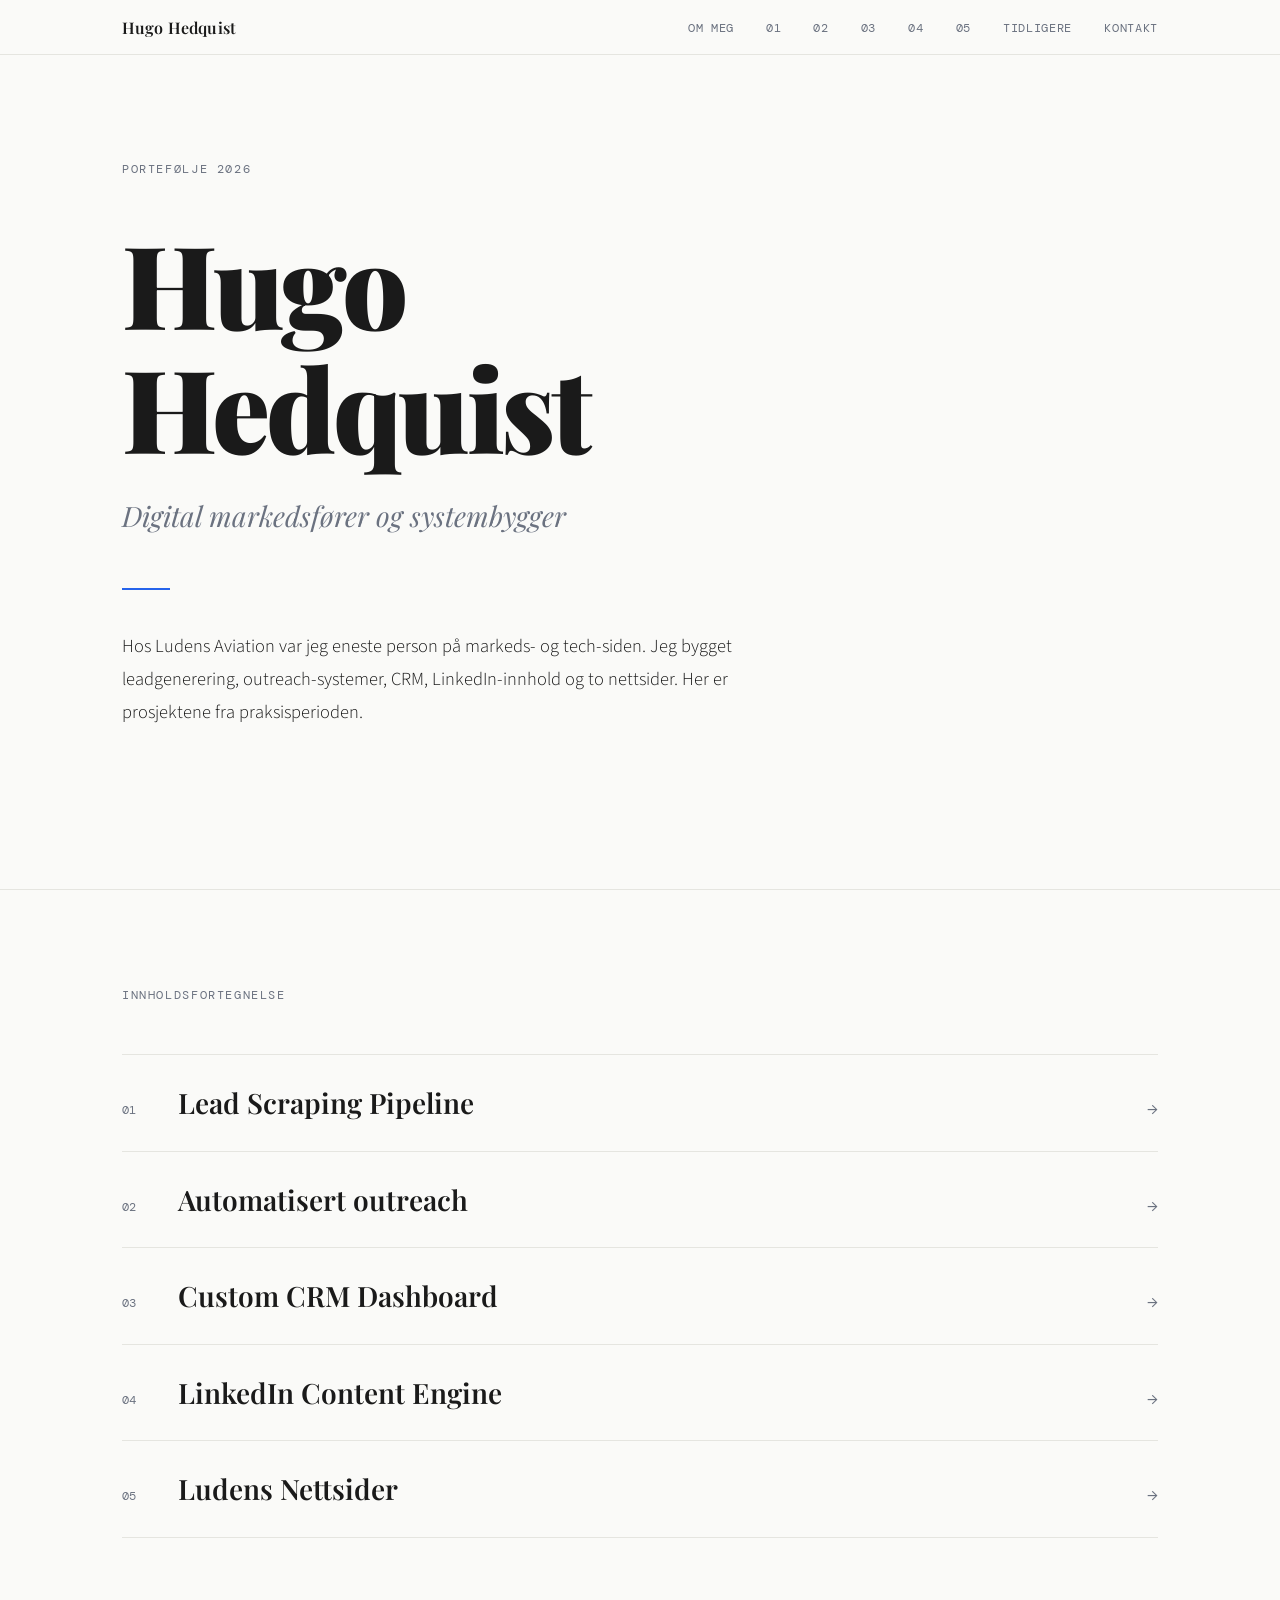
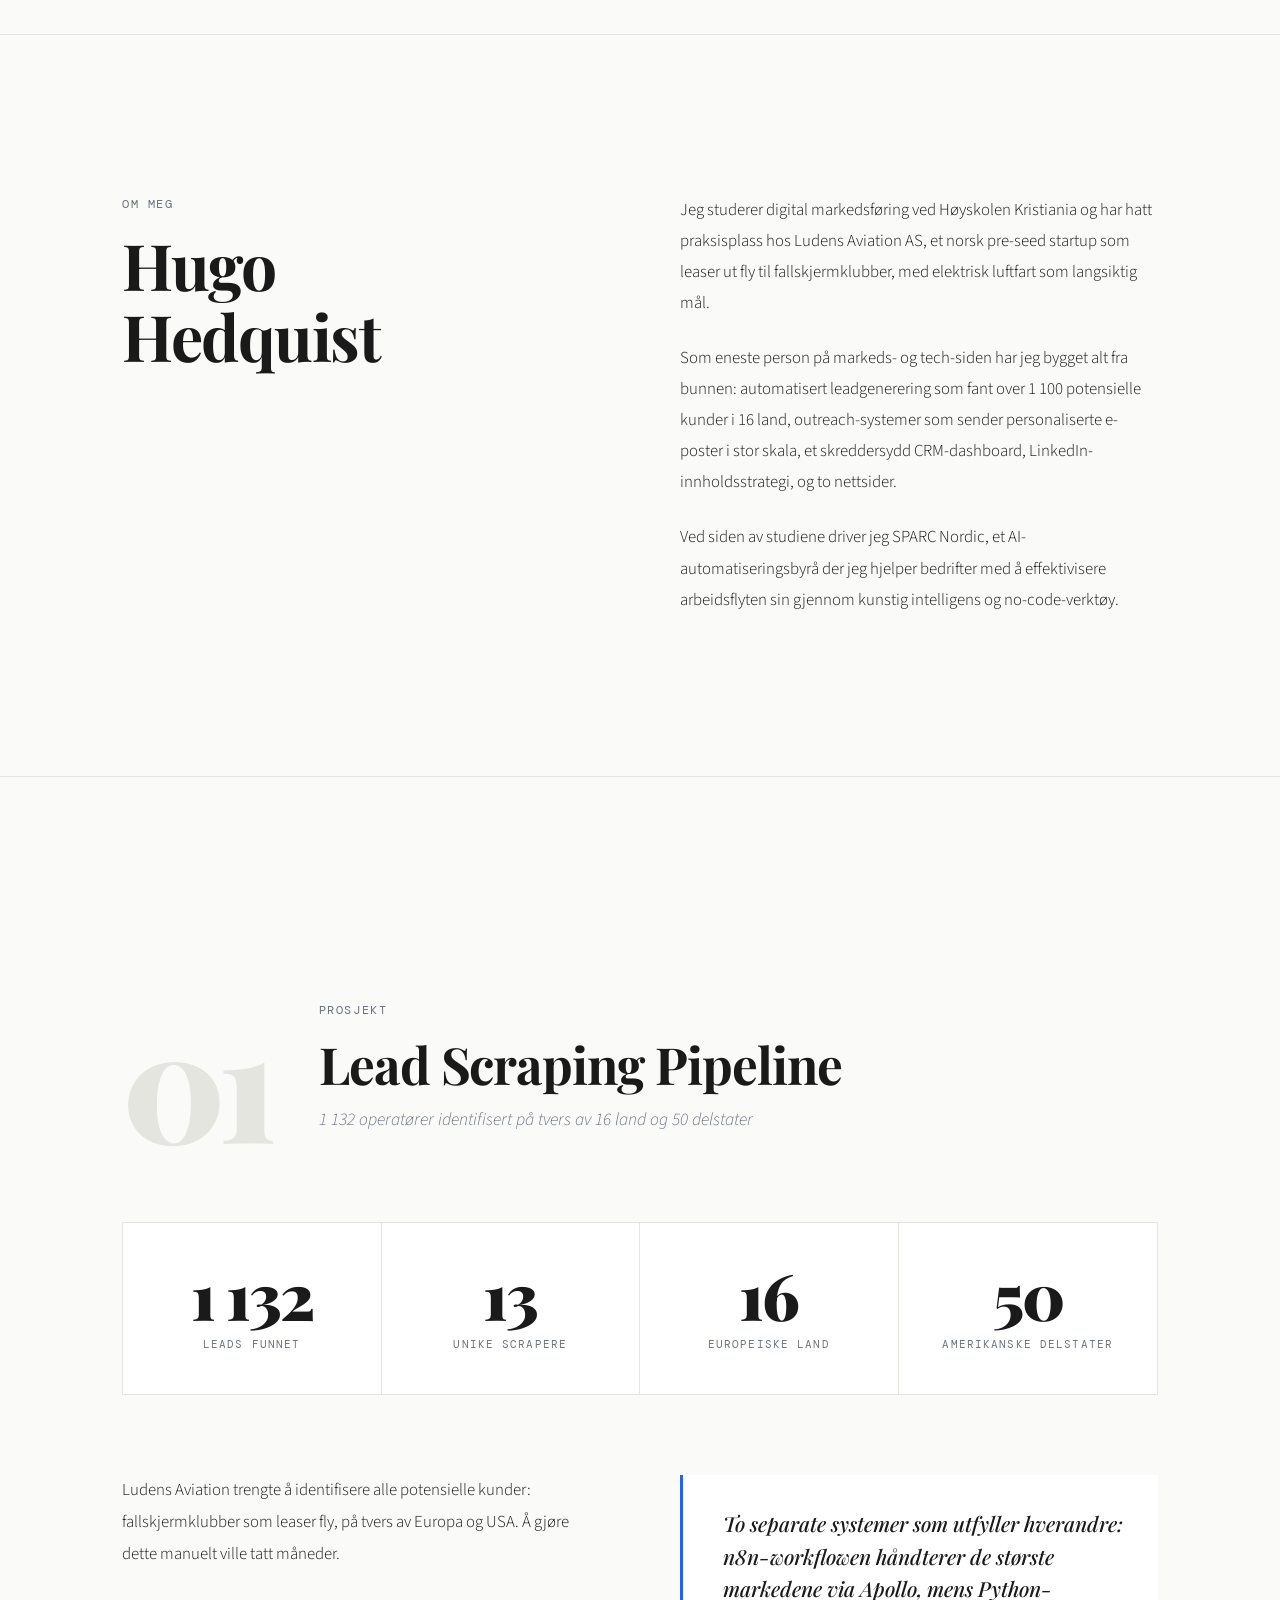
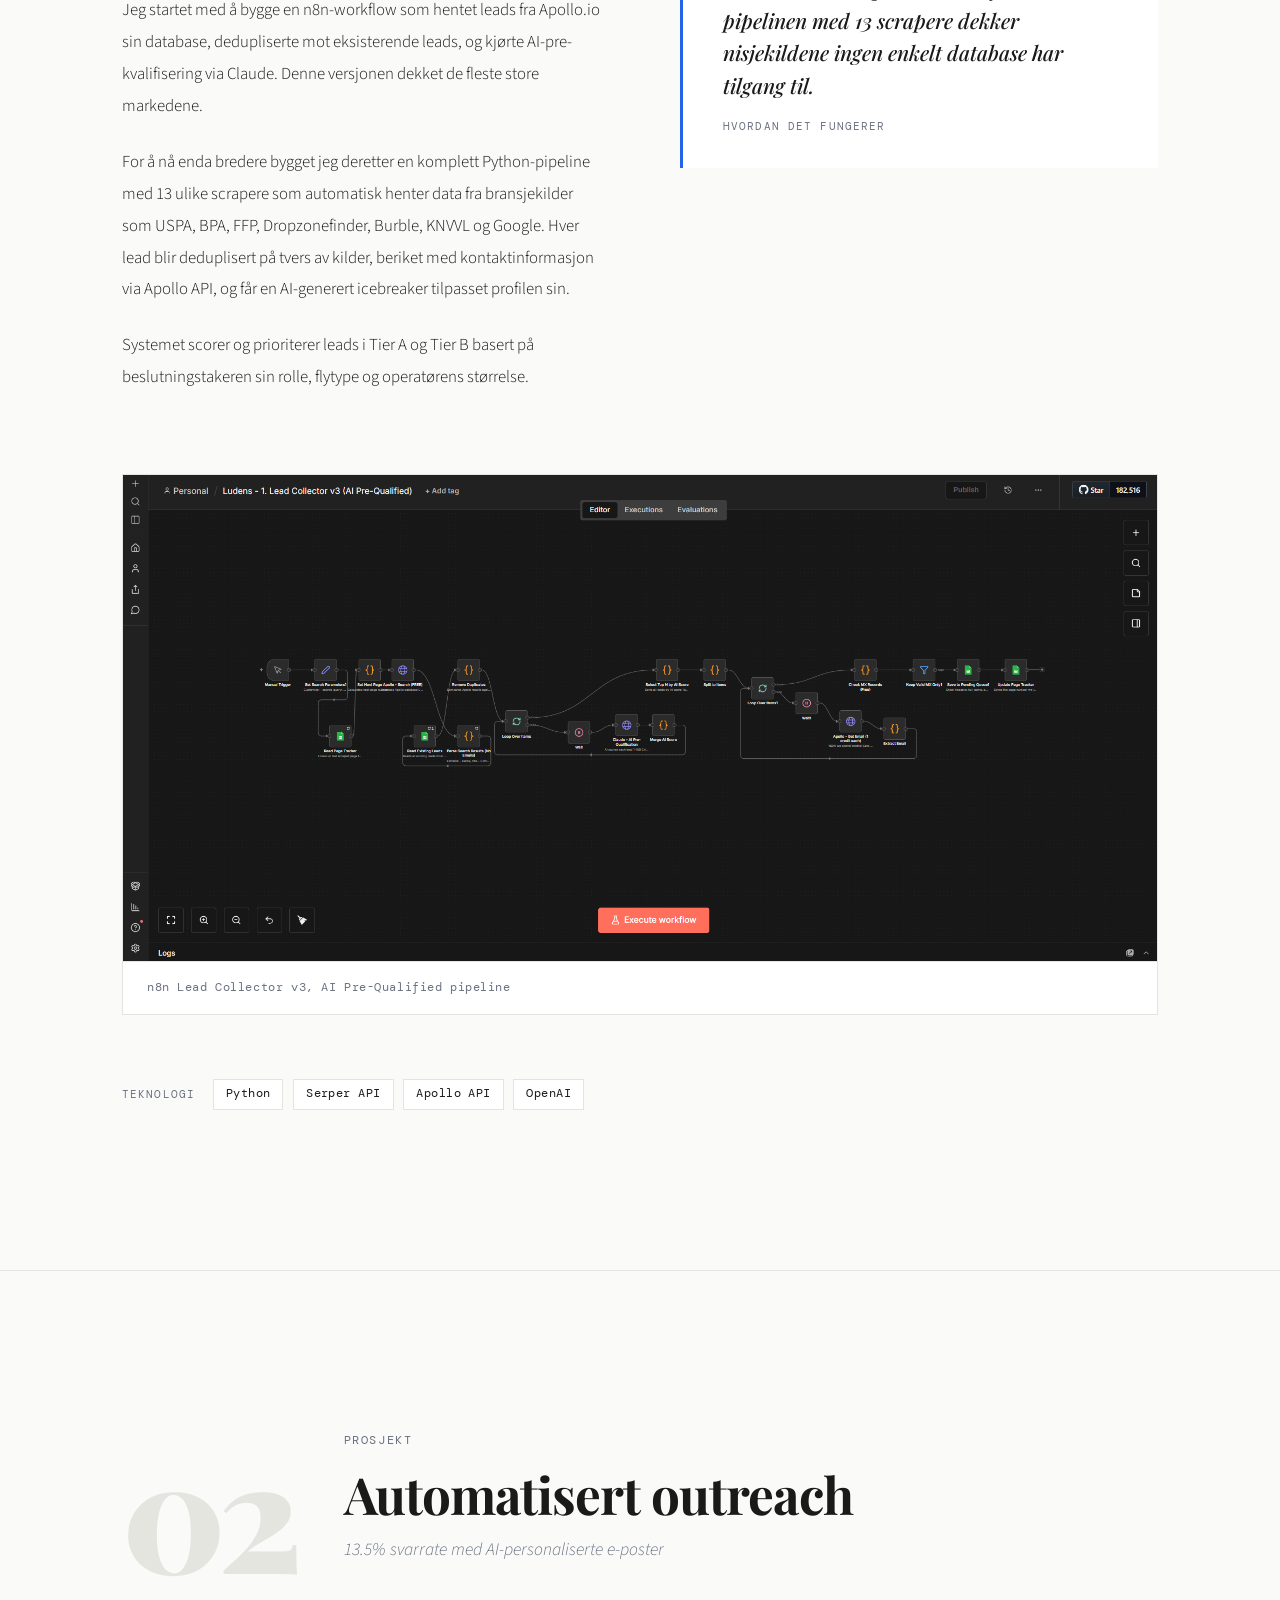
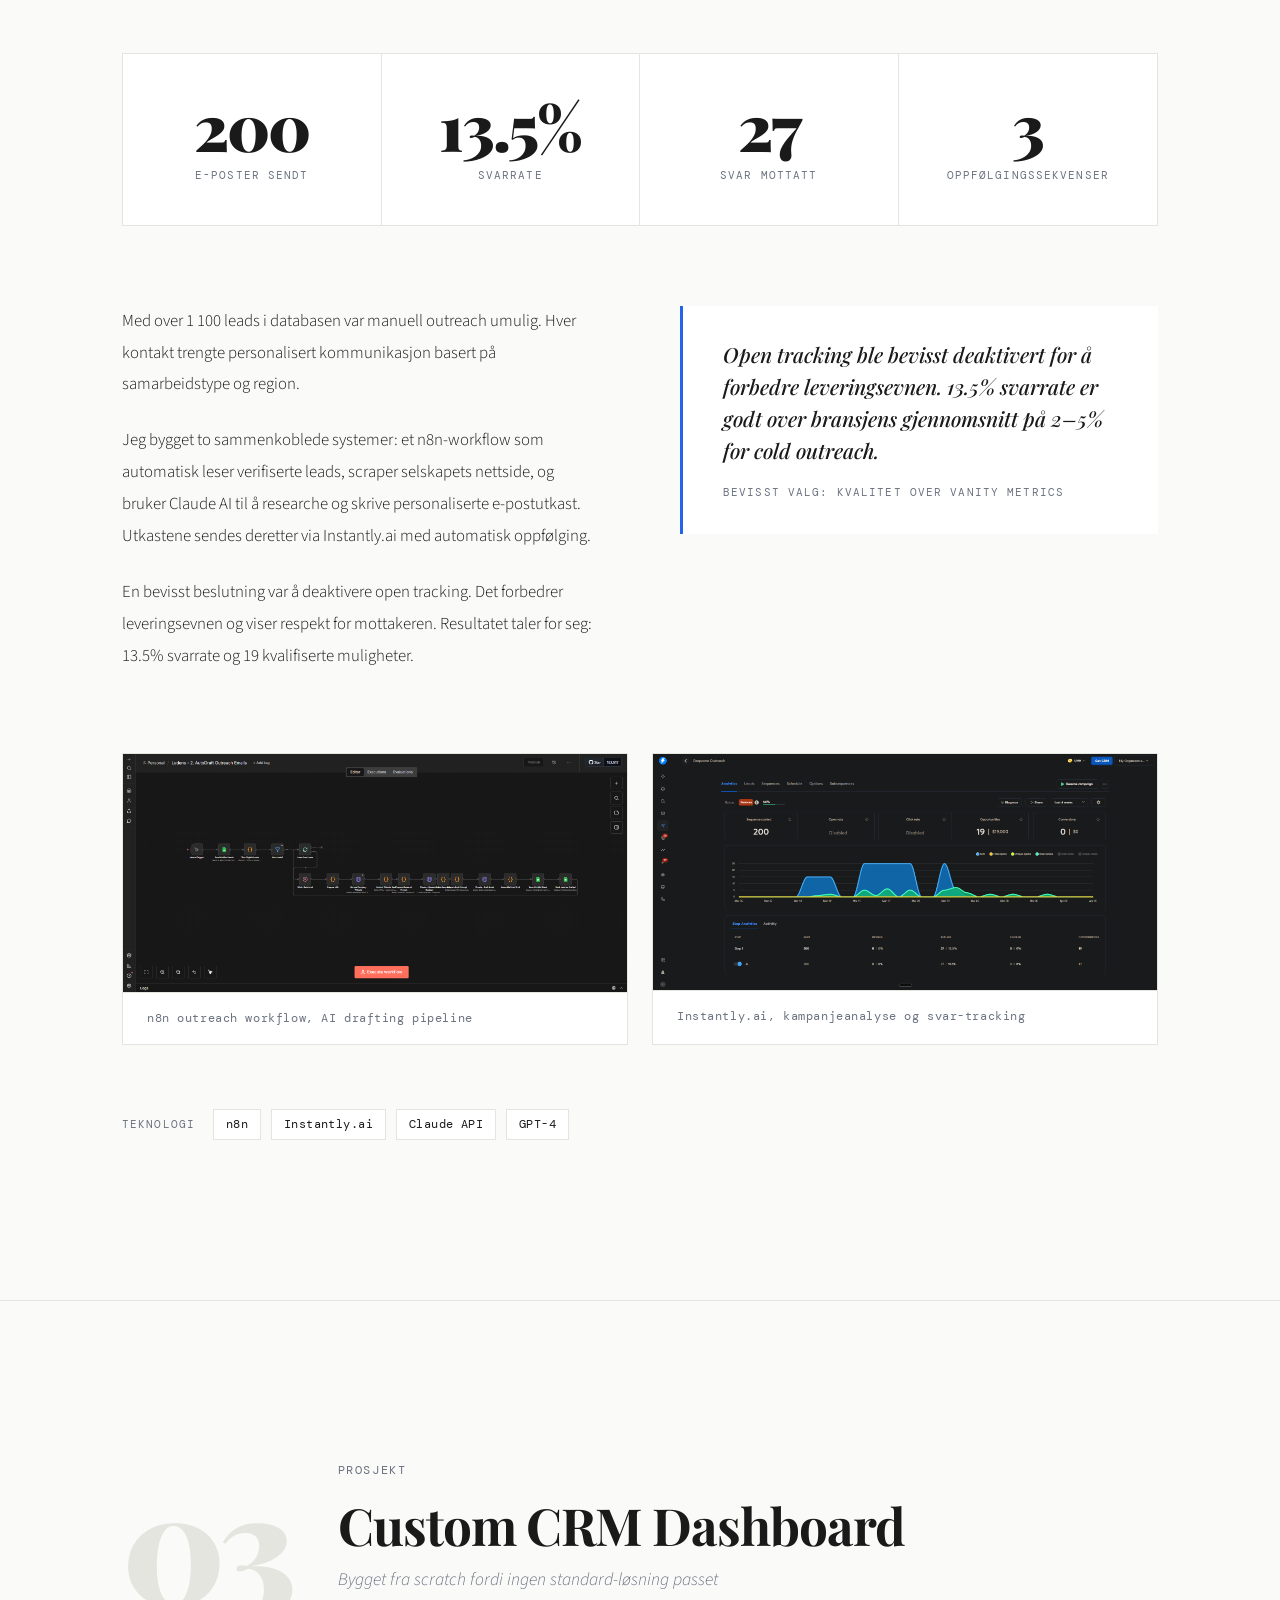
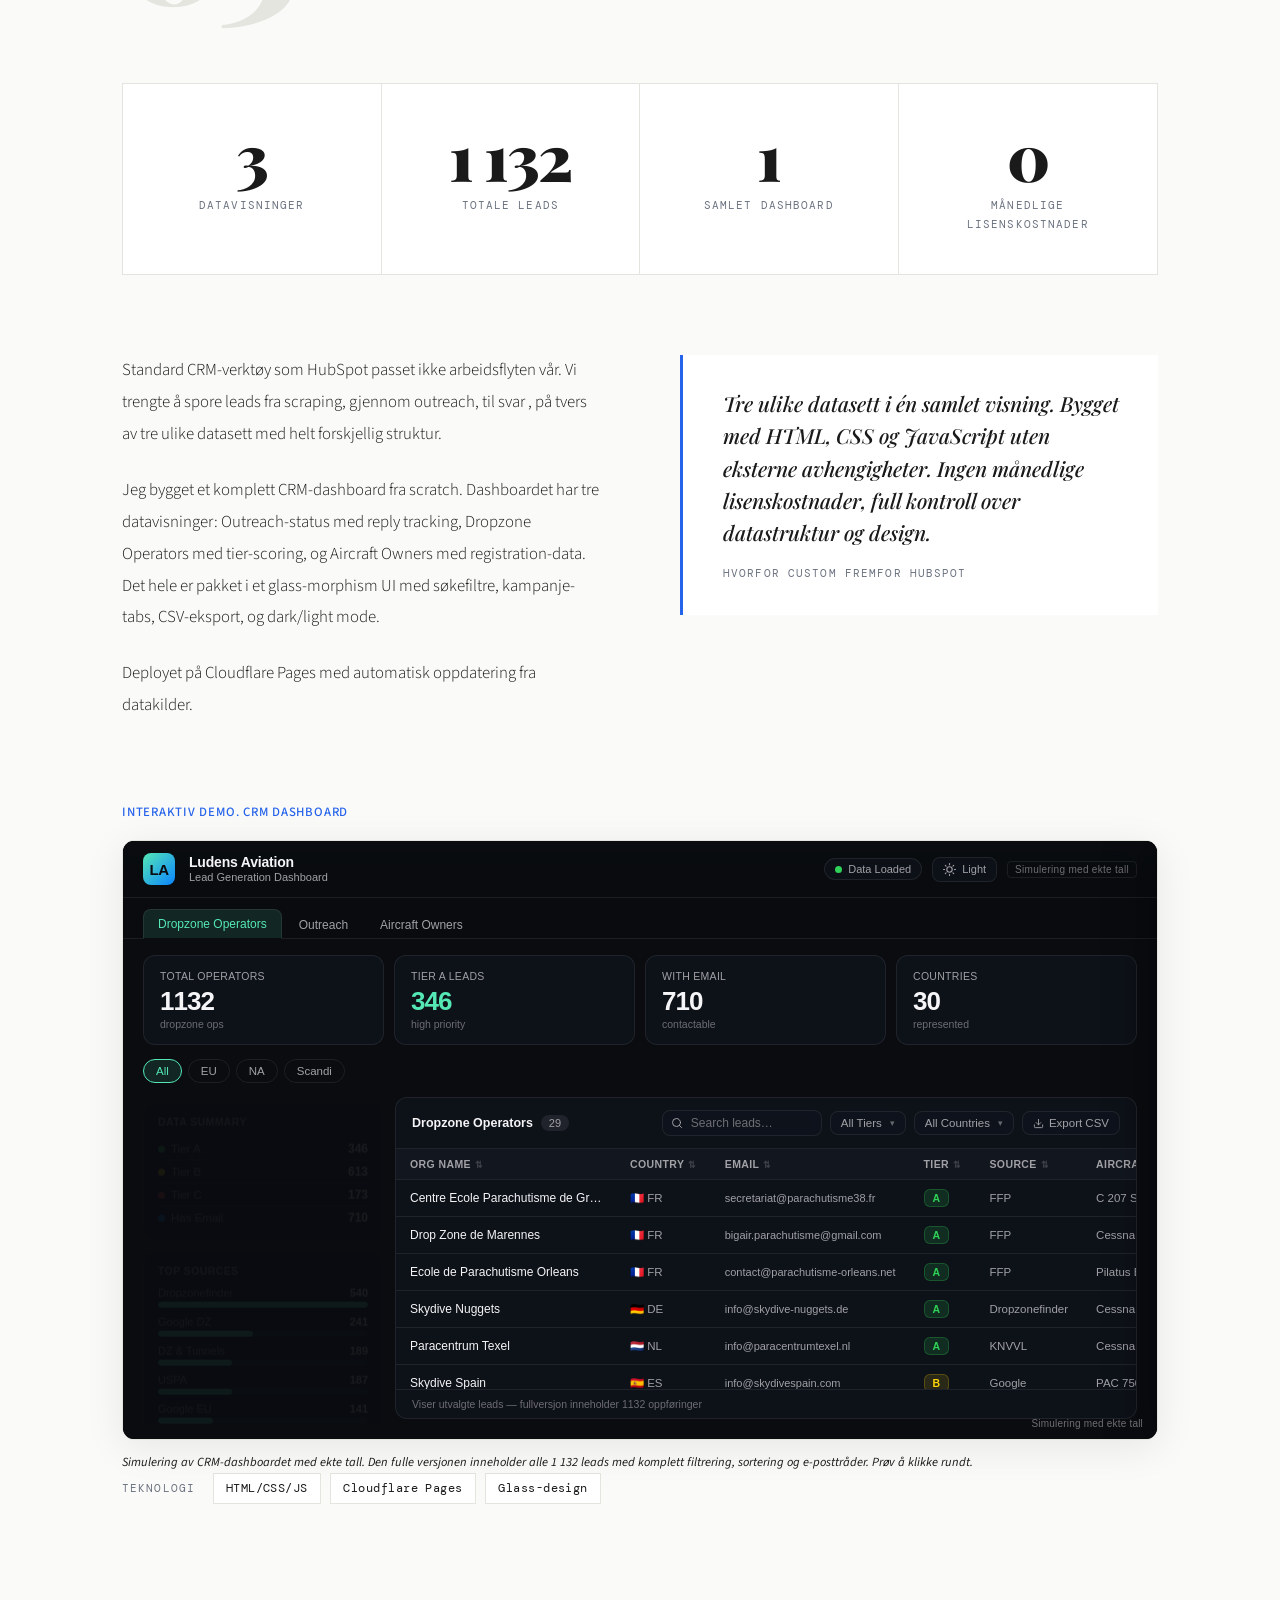
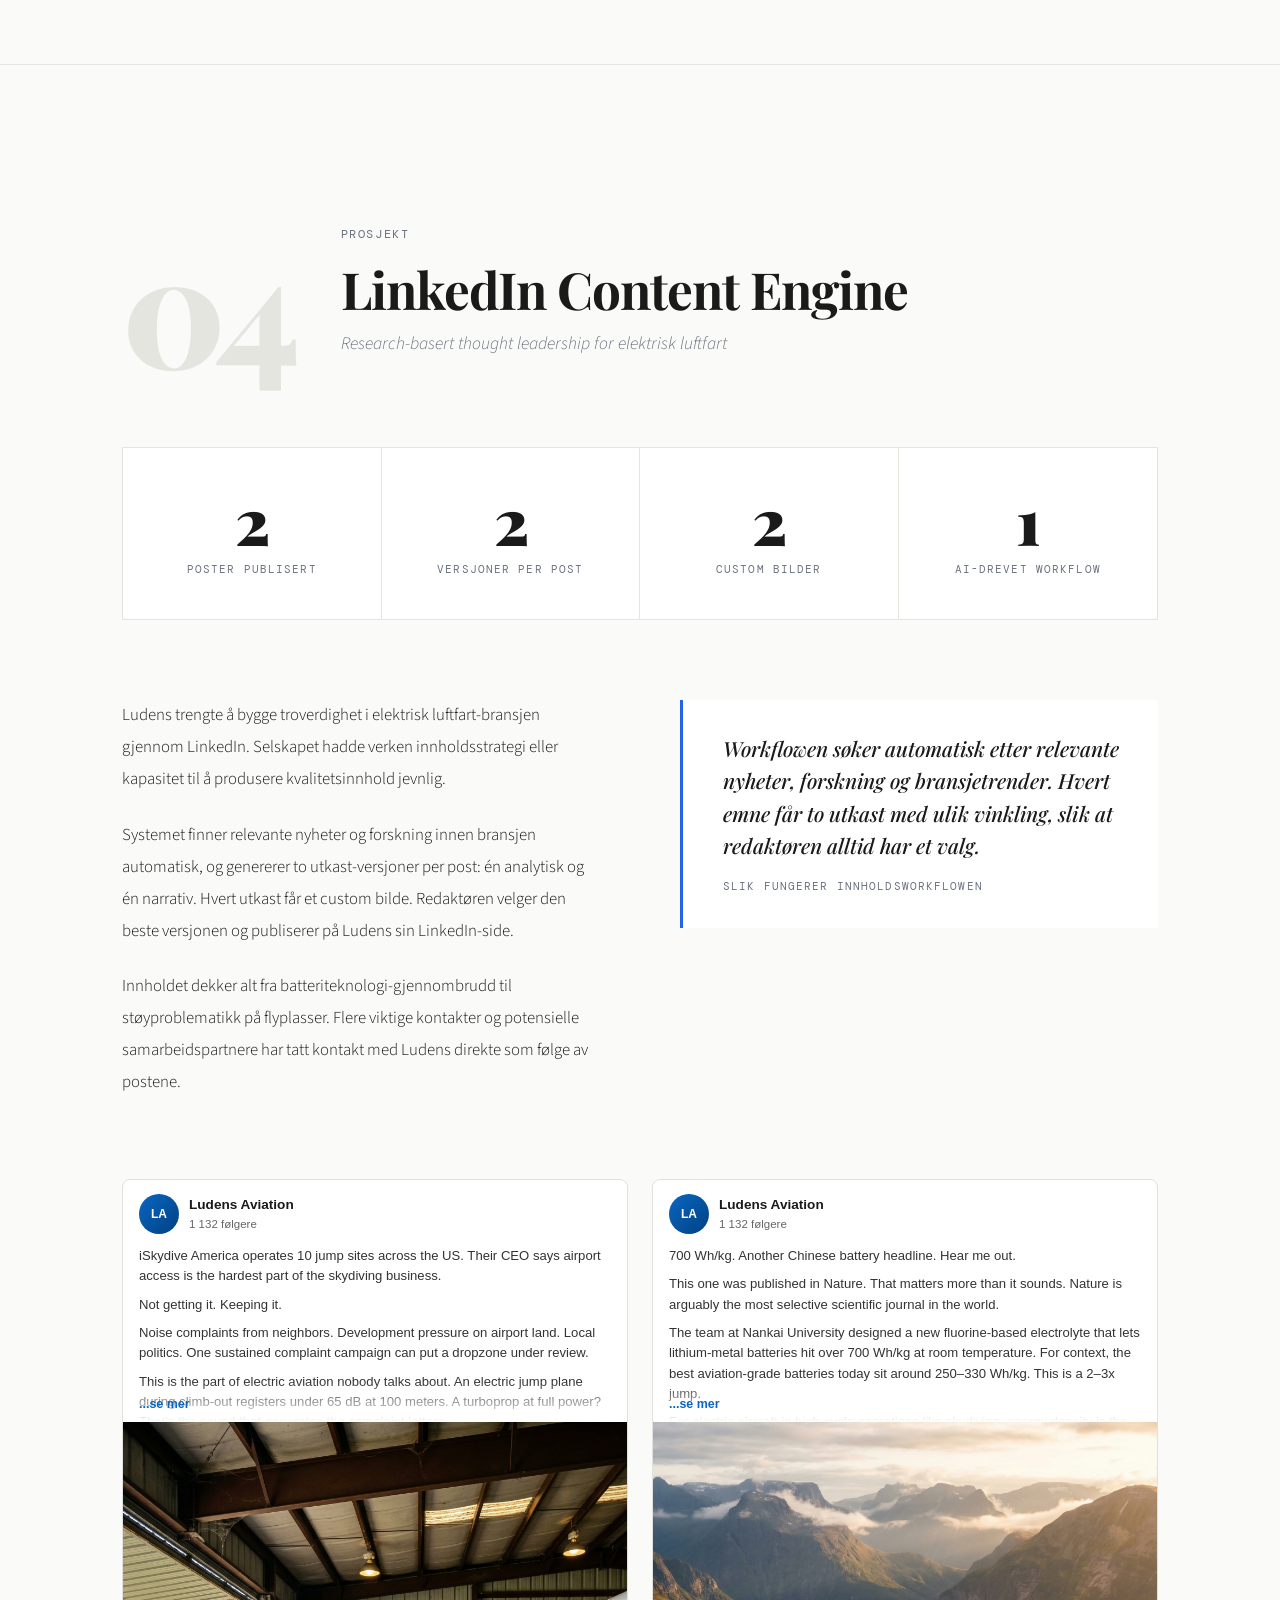
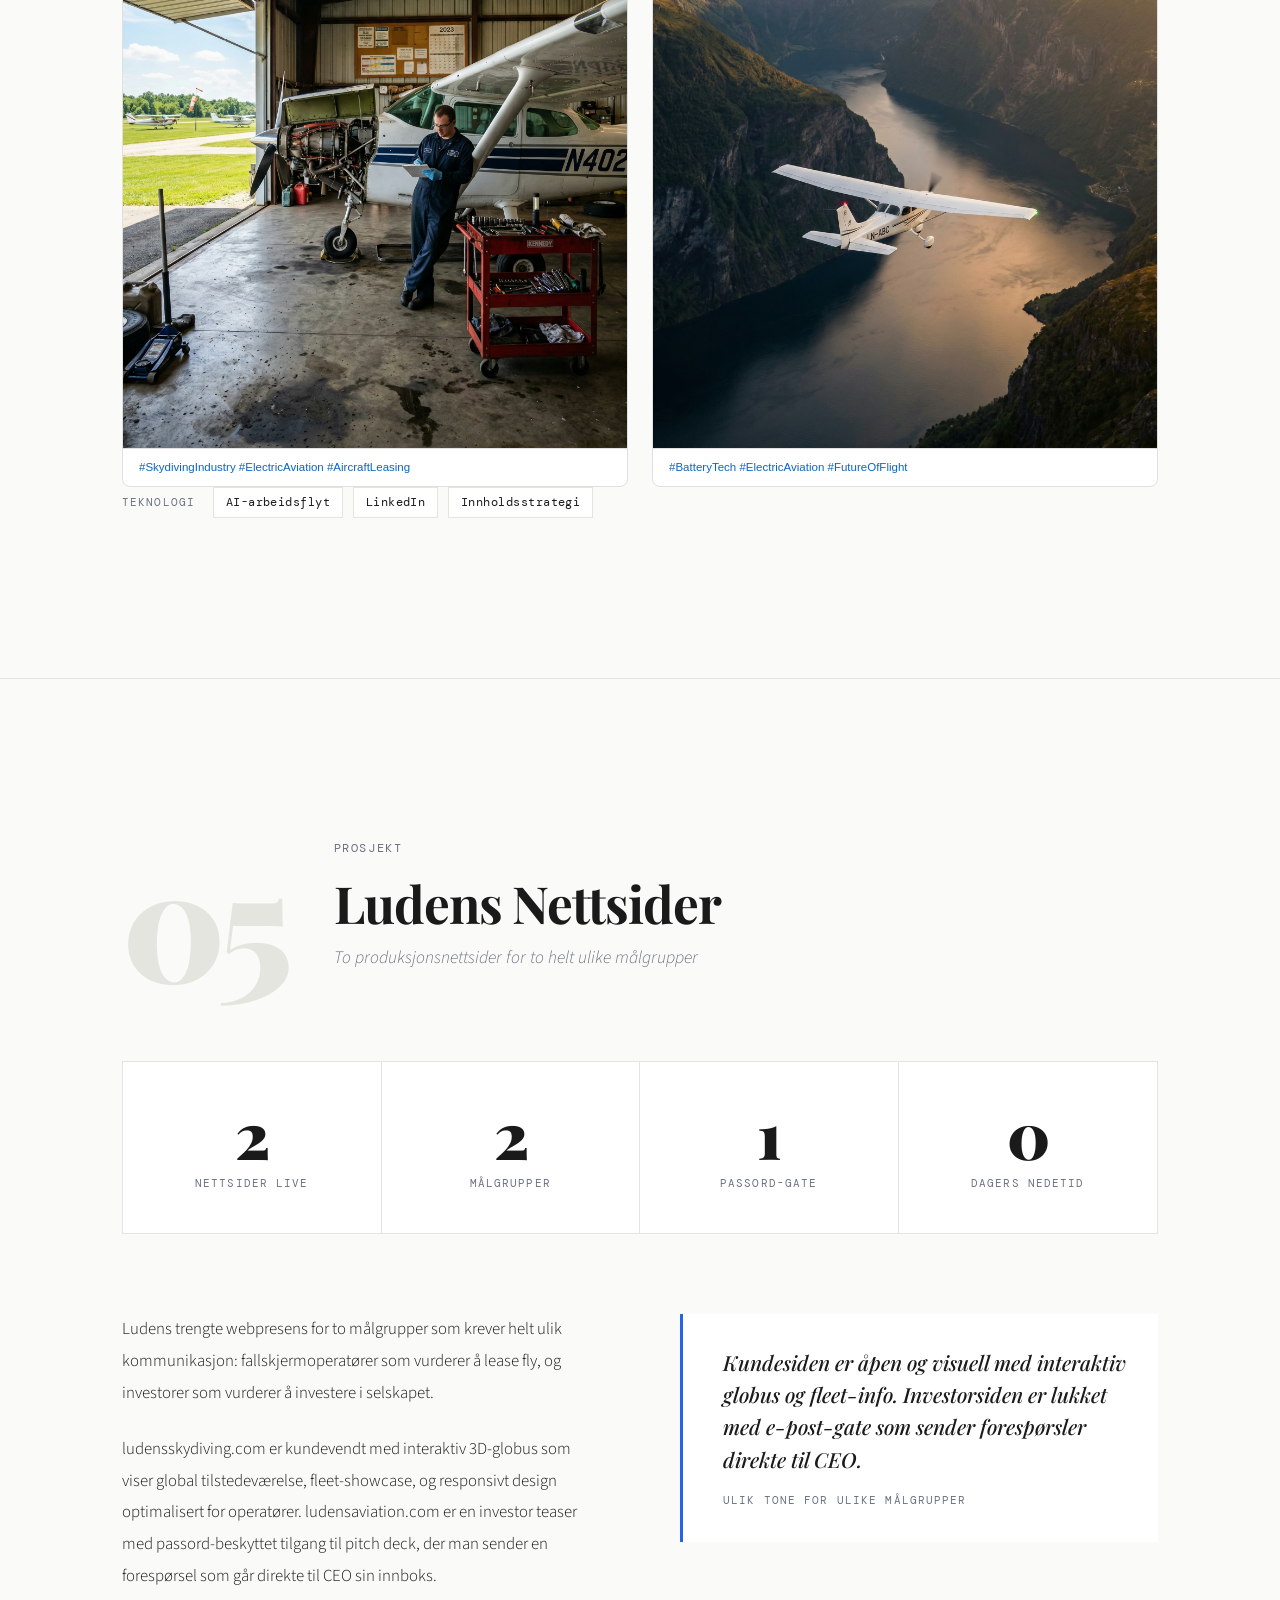
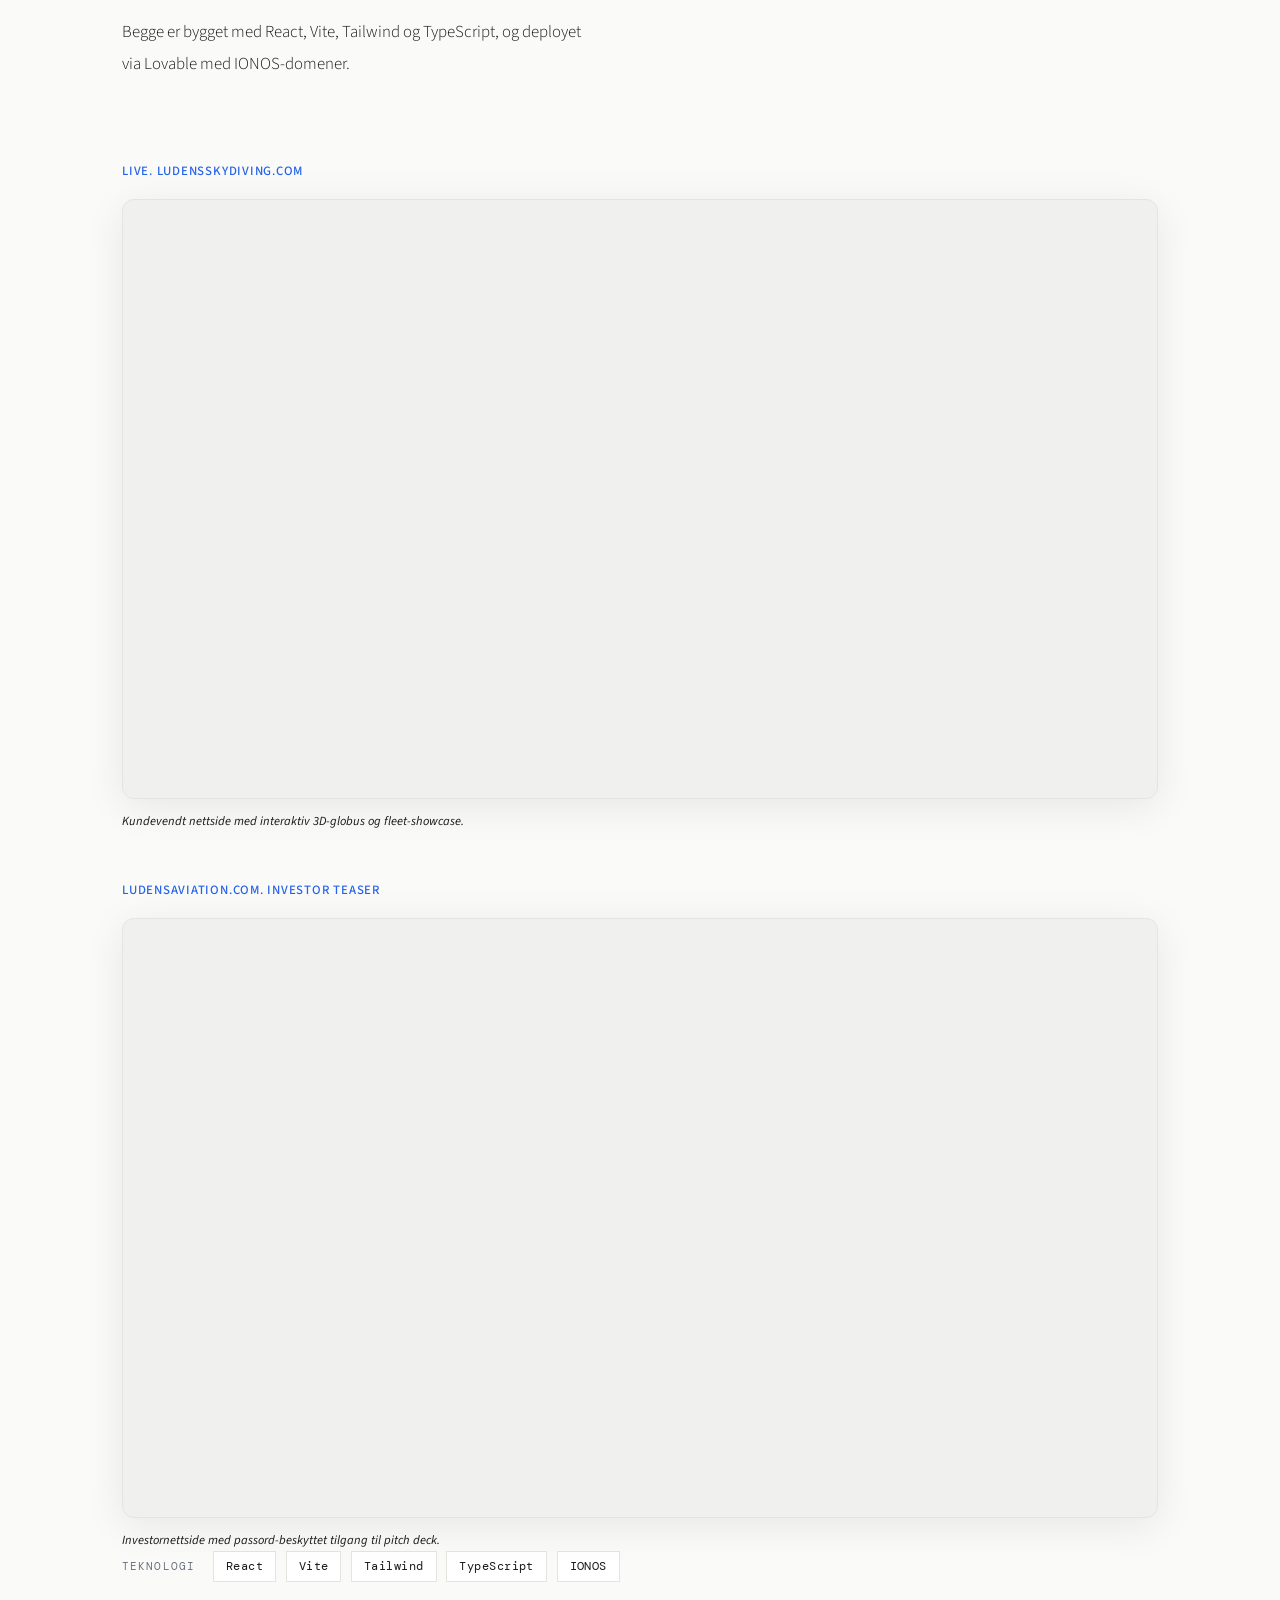
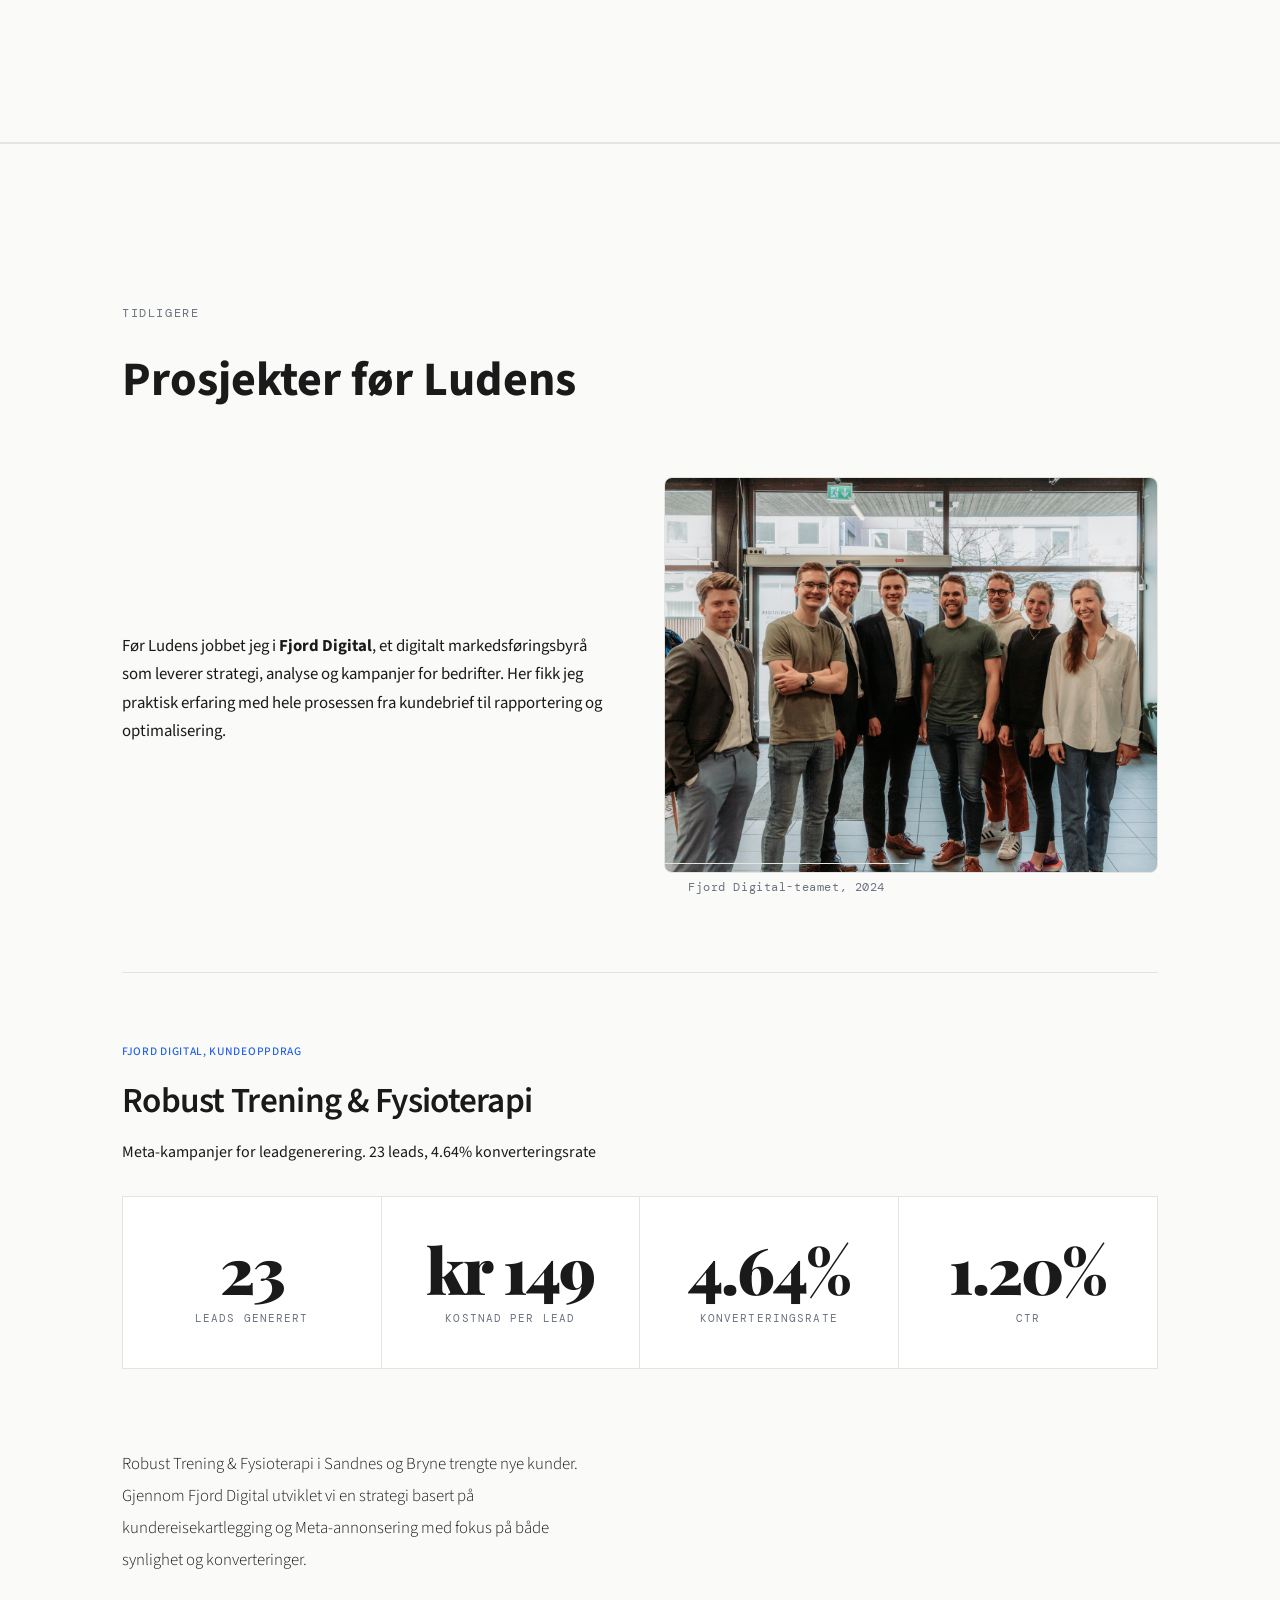
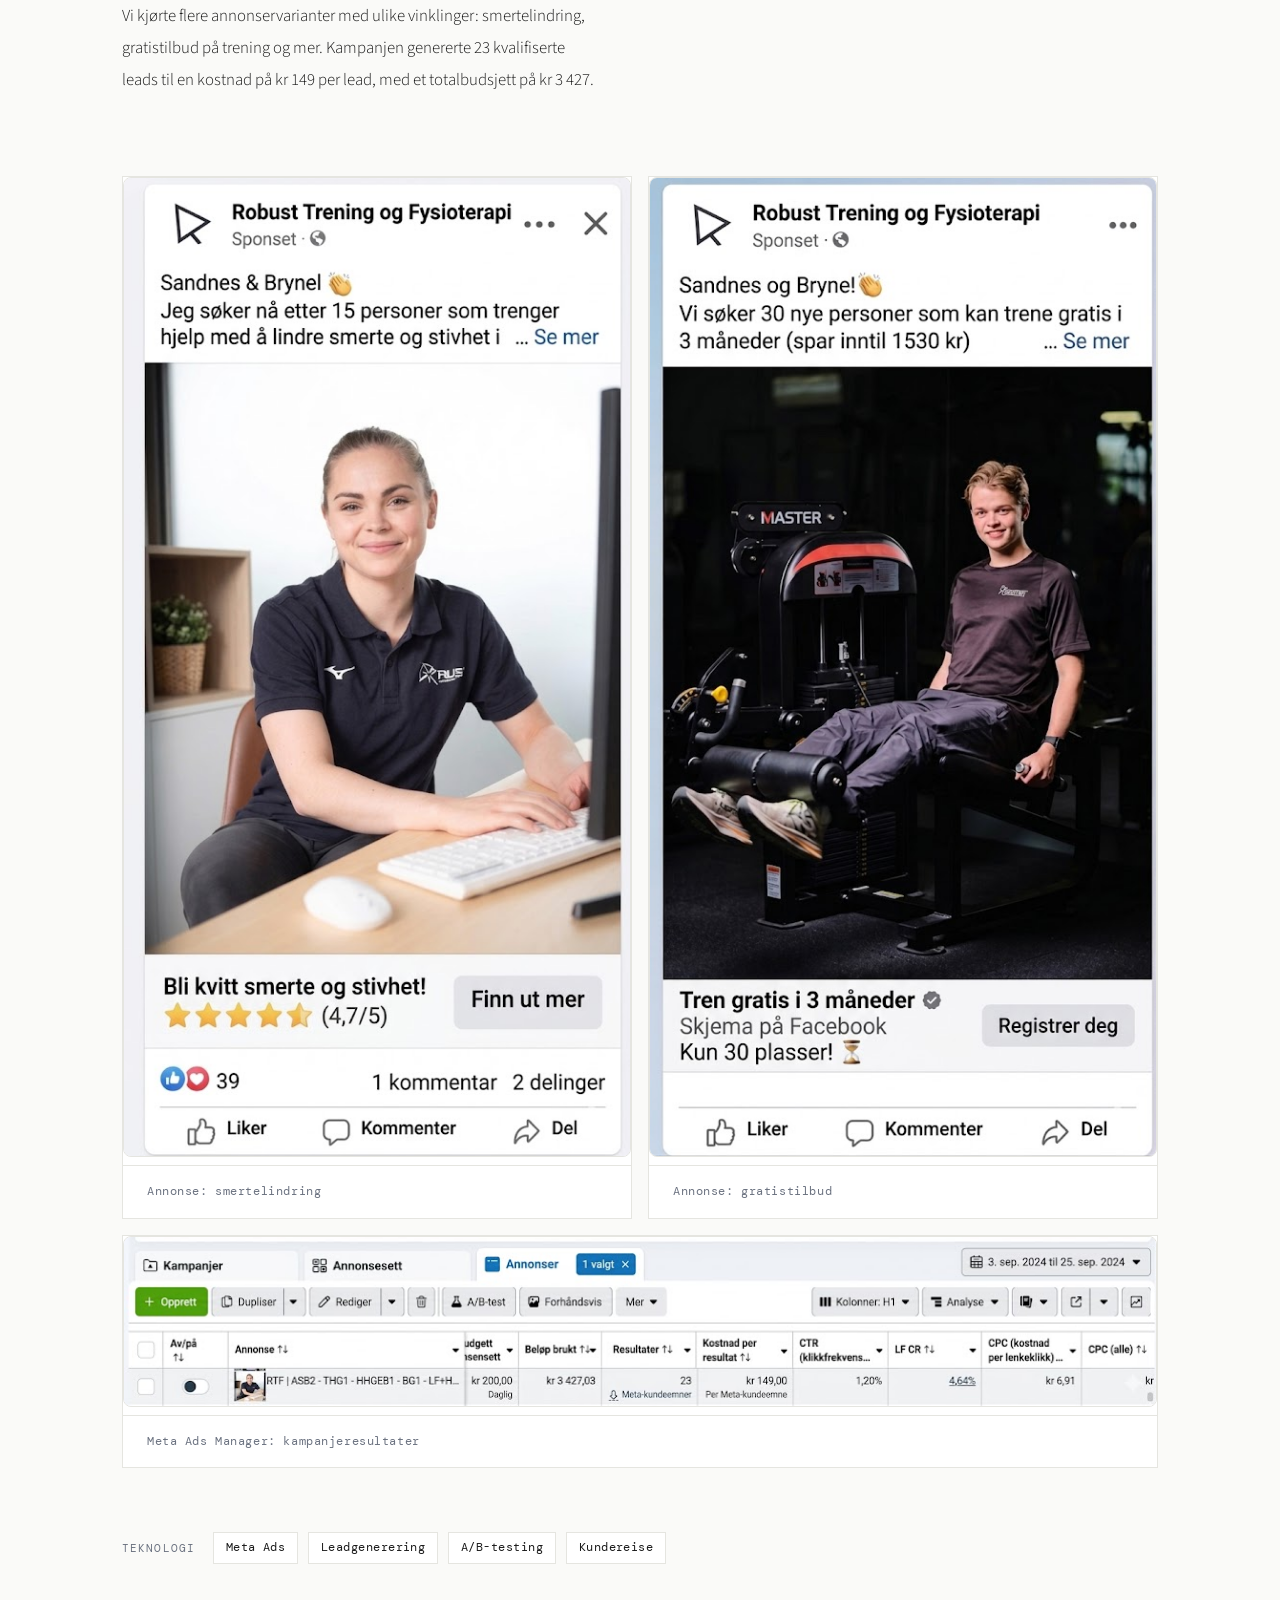
<file: portfolio-v2/index.html>
<!DOCTYPE html>
<html lang="no">
<head>
  <meta charset="UTF-8" />
  <meta name="viewport" content="width=device-width, initial-scale=1.0" />
  <title>Hugo Hedquist. Portefølje 2026</title>
  <meta name="description" content="Digital markedsfører og systembygger. Portefølje fra praksisperiode hos Ludens Aviation AS." />

  <!-- Google Fonts -->
  <link rel="preconnect" href="https://fonts.googleapis.com" />
  <link rel="preconnect" href="https://fonts.gstatic.com" crossorigin />
  <link href="https://fonts.googleapis.com/css2?family=Playfair+Display:ital,wght@0,400;0,500;0,600;0,700;0,900;1,400;1,600&family=Source+Sans+3:wght@300;400;500;600&family=DM+Mono:wght@300;400;500&display=swap" rel="stylesheet" />

  <link rel="stylesheet" href="css/style.css" />
</head>
<body>

  <!-- ============================================================
       TOP BAR
  ============================================================ -->
  <header class="top-bar" role="banner">
    <div class="top-bar-inner">
      <span class="top-bar-logo">Hugo Hedquist</span>
      <nav aria-label="Innholdsfortegnelse">
        <ul class="top-bar-nav">
          <li><a href="#om-meg">Om meg</a></li>
          <li><a href="#cs-01">01</a></li>
          <li><a href="#cs-02">02</a></li>
          <li><a href="#cs-03">03</a></li>
          <li><a href="#cs-04">04</a></li>
          <li><a href="#cs-05">05</a></li>
          <li><a href="#tidligere">Tidligere</a></li>
          <li><a href="#kontakt">Kontakt</a></li>
        </ul>
      </nav>
    </div>
  </header>

  <main>

    <!-- ============================================================
         HERO
    ============================================================ -->
    <section class="hero" id="hero" aria-label="Introduksjon">
      <div class="container">

        <p class="hero-label reveal">Portefølje 2026</p>

        <h1 class="hero-name reveal reveal-delay-1">Hugo<br />Hedquist</h1>

        <p class="hero-role reveal reveal-delay-2">Digital markedsfører og systembygger</p>

        <div class="hero-divider reveal reveal-delay-3"></div>

        <p class="hero-intro reveal reveal-delay-3">
          Hos Ludens Aviation var jeg eneste person p&aring; markeds- og tech-siden.
          Jeg bygget leadgenerering, outreach-systemer, CRM, LinkedIn-innhold
          og to nettsider. Her er prosjektene fra praksisperioden.
        </p>

      </div>
    </section>

    <!-- ============================================================
         TABLE OF CONTENTS
    ============================================================ -->
    <section class="toc" id="innhold" aria-label="Innholdsfortegnelse">
      <div class="container">

        <p class="toc-label reveal">Innholdsfortegnelse</p>

        <ol class="toc-list reveal reveal-delay-1">

          <li class="toc-item">
            <a href="#cs-01" class="toc-link">
              <span class="toc-num">01</span>
              <span class="toc-title">Lead Scraping Pipeline</span>
              <span class="toc-tagline">1 132 operatører i 16 land</span>
              <span class="toc-arrow" aria-hidden="true">&#8594;</span>
            </a>
          </li>

          <li class="toc-item">
            <a href="#cs-02" class="toc-link">
              <span class="toc-num">02</span>
              <span class="toc-title">Automatisert outreach</span>
              <span class="toc-tagline">13.5% svarrate</span>
              <span class="toc-arrow" aria-hidden="true">&#8594;</span>
            </a>
          </li>

          <li class="toc-item">
            <a href="#cs-03" class="toc-link">
              <span class="toc-num">03</span>
              <span class="toc-title">Custom CRM Dashboard</span>
              <span class="toc-tagline">Bygget fra scratch</span>
              <span class="toc-arrow" aria-hidden="true">&#8594;</span>
            </a>
          </li>

          <li class="toc-item">
            <a href="#cs-04" class="toc-link">
              <span class="toc-num">04</span>
              <span class="toc-title">LinkedIn Content Engine</span>
              <span class="toc-tagline">Thought leadership for elektrisk luftfart</span>
              <span class="toc-arrow" aria-hidden="true">&#8594;</span>
            </a>
          </li>

          <li class="toc-item">
            <a href="#cs-05" class="toc-link">
              <span class="toc-num">05</span>
              <span class="toc-title">Ludens Nettsider</span>
              <span class="toc-tagline">To produksjonsnettsider, to målgrupper</span>
              <span class="toc-arrow" aria-hidden="true">&#8594;</span>
            </a>
          </li>

        </ol>

      </div>
    </section>

    <!-- ============================================================
         ABOUT
    ============================================================ -->
    <section class="about" id="om-meg" aria-label="Om meg">
      <div class="container">
        <div class="about-grid">

          <div class="reveal">
            <p class="section-label">Om meg</p>
            <h2 class="about-title">Hugo<br />Hedquist</h2>
          </div>

          <div class="about-text reveal reveal-delay-2">
            <p>
              Jeg studerer digital markedsføring ved Høyskolen Kristiania og har hatt
              praksisplass hos Ludens Aviation AS, et norsk pre-seed startup som leaser
              ut fly til fallskjermklubber, med elektrisk luftfart som langsiktig mål.
            </p>
            <p>
              Som eneste person på markeds- og tech-siden har jeg bygget alt fra bunnen:
              automatisert leadgenerering som fant over 1 100 potensielle kunder i 16 land,
              outreach-systemer som sender personaliserte e-poster i stor skala, et
              skreddersydd CRM-dashboard, LinkedIn-innholdsstrategi, og to nettsider.
            </p>
            <p>
              Ved siden av studiene driver jeg SPARC Nordic, et AI-automatiseringsbyrå
              der jeg hjelper bedrifter med å effektivisere arbeidsflyten sin gjennom
              kunstig intelligens og no-code-verktøy.
            </p>
          </div>

        </div>
      </div>
    </section>

    <!-- ============================================================
         CASE STUDIES
    ============================================================ -->
    <div class="case-studies">

      <!-- ---- 01: Lead Scraping Pipeline ---- -->
      <section class="case-study" id="cs-01" aria-label="Prosjekt 01">
        <div class="container">

          <div class="cs-header reveal">
            <div class="cs-big-number" aria-hidden="true">01</div>
            <div class="cs-title-block">
              <p class="section-label">Prosjekt</p>
              <h2 class="cs-title">Lead Scraping Pipeline</h2>
              <p class="cs-tagline">1 132 operatører identifisert på tvers av 16 land og 50 delstater</p>
            </div>
          </div>

          <!-- Stats -->
          <div class="cs-stats reveal reveal-delay-1">
            <div class="cs-stat">
              <div class="cs-stat-number">1 132</div>
              <div class="cs-stat-label">leads funnet</div>
            </div>
            <div class="cs-stat">
              <div class="cs-stat-number">13</div>
              <div class="cs-stat-label">unike scrapere</div>
            </div>
            <div class="cs-stat">
              <div class="cs-stat-number">16</div>
              <div class="cs-stat-label">europeiske land</div>
            </div>
            <div class="cs-stat">
              <div class="cs-stat-number">50</div>
              <div class="cs-stat-label">amerikanske delstater</div>
            </div>
          </div>

          <!-- Body -->
          <div class="cs-body">
            <div class="cs-narrative reveal">
              <p>
                Ludens Aviation trengte &aring; identifisere alle potensielle kunder:
                fallskjermklubber som leaser fly, p&aring; tvers av Europa og USA.
                &Aring; gj&oslash;re dette manuelt ville tatt m&aring;neder.
              </p>
              <p>
                Jeg startet med &aring; bygge en n8n-workflow som hentet leads fra
                Apollo.io sin database, dedupliserte mot eksisterende leads, og
                kj&oslash;rte AI-pre-kvalifisering via Claude. Denne versjonen
                dekket de fleste store markedene.
              </p>
              <p>
                For &aring; n&aring; enda bredere bygget jeg deretter en komplett
                Python-pipeline med 13 ulike scrapere som automatisk henter data
                fra bransjekilder som USPA, BPA, FFP, Dropzonefinder, Burble,
                KNVVL og Google. Hver lead blir deduplisert p&aring; tvers av
                kilder, beriket med kontaktinformasjon via Apollo API, og f&aring;r
                en AI-generert icebreaker tilpasset profilen sin.
              </p>
              <p>
                Systemet scorer og prioriterer leads i Tier A og Tier B basert p&aring;
                beslutningstakeren sin rolle, flytype og operat&oslash;rens st&oslash;rrelse.
              </p>
            </div>

            <div class="cs-pull reveal reveal-delay-2">
              <p class="cs-pull-text">
                To separate systemer som utfyller hverandre: n8n-workflowen
                h&aring;ndterer de st&oslash;rste markedene via Apollo, mens
                Python-pipelinen med 13 scrapere dekker nisjekildene ingen
                enkelt database har tilgang til.
              </p>
              <p class="cs-pull-attr">Hvordan det fungerer</p>
            </div>
          </div>

          <!-- Screenshot -->
          <div class="cs-screenshots reveal">
            <div class="cs-screenshot-single">
              <img
                src="assets/screenshots/n8n-lead-collector.png"
                alt="n8n Lead Collector v3, AI Pre-Qualified pipeline"
                loading="lazy"
              />
              <p class="cs-screenshot-caption">n8n Lead Collector v3, AI Pre-Qualified pipeline</p>
            </div>
          </div>

          <!-- Tech Tags -->
          <div class="cs-tech reveal">
            <span class="cs-tech-label">Teknologi</span>
            <span class="cs-tag">Python</span>
            <span class="cs-tag">Serper API</span>
            <span class="cs-tag">Apollo API</span>
            <span class="cs-tag">OpenAI</span>
          </div>

        </div>
      </section>

      <!-- ---- 02: Automated Outreach ---- -->
      <section class="case-study" id="cs-02" aria-label="Prosjekt 02">
        <div class="container">

          <div class="cs-header reveal">
            <div class="cs-big-number" aria-hidden="true">02</div>
            <div class="cs-title-block">
              <p class="section-label">Prosjekt</p>
              <h2 class="cs-title">Automatisert outreach</h2>
              <p class="cs-tagline">13.5% svarrate med AI-personaliserte e-poster</p>
            </div>
          </div>

          <!-- Stats -->
          <div class="cs-stats reveal reveal-delay-1">
            <div class="cs-stat">
              <div class="cs-stat-number">200</div>
              <div class="cs-stat-label">e-poster sendt</div>
            </div>
            <div class="cs-stat">
              <div class="cs-stat-number">13.5%</div>
              <div class="cs-stat-label">svarrate</div>
            </div>
            <div class="cs-stat">
              <div class="cs-stat-number">27</div>
              <div class="cs-stat-label">svar mottatt</div>
            </div>
            <div class="cs-stat">
              <div class="cs-stat-number">3</div>
              <div class="cs-stat-label">oppf&oslash;lgingssekvenser</div>
            </div>
          </div>

          <!-- Body -->
          <div class="cs-body">
            <div class="cs-narrative reveal">
              <p>
                Med over 1 100 leads i databasen var manuell outreach umulig.
                Hver kontakt trengte personalisert kommunikasjon basert på
                samarbeidstype og region.
              </p>
              <p>
                Jeg bygget to sammenkoblede systemer: et n8n-workflow som automatisk
                leser verifiserte leads, scraper selskapets nettside, og bruker
                Claude AI til å researche og skrive personaliserte e-postutkast.
                Utkastene sendes deretter via Instantly.ai med automatisk oppfølging.
              </p>
              <p>
                En bevisst beslutning var å deaktivere open tracking. Det forbedrer
                leveringsevnen og viser respekt for mottakeren. Resultatet taler for
                seg: 13.5% svarrate og 19 kvalifiserte muligheter.
              </p>
            </div>

            <div class="cs-pull reveal reveal-delay-2">
              <p class="cs-pull-text">
                Open tracking ble bevisst deaktivert for &aring; forbedre
                leveringsevnen. 13.5% svarrate er godt over bransjens
                gjennomsnitt p&aring; 2&ndash;5% for cold outreach.
              </p>
              <p class="cs-pull-attr">Bevisst valg: kvalitet over vanity metrics</p>
            </div>
          </div>

          <!-- Screenshots -->
          <div class="cs-screenshots reveal">
            <div class="cs-screenshot-grid">
              <div class="cs-screenshot-single">
                <img
                  src="assets/screenshots/n8n-outreach-draft.png"
                  alt="n8n outreach draft workflow"
                  loading="lazy"
                />
                <p class="cs-screenshot-caption">n8n outreach workflow, AI drafting pipeline</p>
              </div>
              <div class="cs-screenshot-single">
                <img
                  src="assets/screenshots/instantly-analytics.png"
                  alt="Instantly.ai analytics dashboard"
                  loading="lazy"
                />
                <p class="cs-screenshot-caption">Instantly.ai, kampanjeanalyse og svar-tracking</p>
              </div>
            </div>
          </div>

          <!-- Tech Tags -->
          <div class="cs-tech reveal">
            <span class="cs-tech-label">Teknologi</span>
            <span class="cs-tag">n8n</span>
            <span class="cs-tag">Instantly.ai</span>
            <span class="cs-tag">Claude API</span>
            <span class="cs-tag">GPT-4</span>
          </div>

        </div>
      </section>

      <!-- ---- 03: Custom CRM Dashboard ---- -->
      <section class="case-study" id="cs-03" aria-label="Prosjekt 03">
        <div class="container">

          <div class="cs-header reveal">
            <div class="cs-big-number" aria-hidden="true">03</div>
            <div class="cs-title-block">
              <p class="section-label">Prosjekt</p>
              <h2 class="cs-title">Custom CRM Dashboard</h2>
              <p class="cs-tagline">Bygget fra scratch fordi ingen standard-løsning passet</p>
            </div>
          </div>

          <!-- Stats -->
          <div class="cs-stats reveal reveal-delay-1">
            <div class="cs-stat">
              <div class="cs-stat-number">3</div>
              <div class="cs-stat-label">datavisninger</div>
            </div>
            <div class="cs-stat">
              <div class="cs-stat-number">1 132</div>
              <div class="cs-stat-label">totale leads</div>
            </div>
            <div class="cs-stat">
              <div class="cs-stat-number">1</div>
              <div class="cs-stat-label">samlet dashboard</div>
            </div>
            <div class="cs-stat">
              <div class="cs-stat-number">0</div>
              <div class="cs-stat-label">månedlige lisenskostnader</div>
            </div>
          </div>

          <!-- Body -->
          <div class="cs-body">
            <div class="cs-narrative reveal">
              <p>
                Standard CRM-verktøy som HubSpot passet ikke arbeidsflyten vår.
                Vi trengte å spore leads fra scraping, gjennom outreach, til svar
                , på tvers av tre ulike datasett med helt forskjellig struktur.
              </p>
              <p>
                Jeg bygget et komplett CRM-dashboard fra scratch. Dashboardet har
                tre datavisninger: Outreach-status med reply tracking, Dropzone
                Operators med tier-scoring, og Aircraft Owners med registration-data.
                Det hele er pakket i et glass-morphism UI med søkefiltre,
                kampanje-tabs, CSV-eksport, og dark/light mode.
              </p>
              <p>
                Deployet på Cloudflare Pages med automatisk oppdatering fra datakilder.
              </p>
            </div>

            <div class="cs-pull reveal reveal-delay-2">
              <p class="cs-pull-text">
                Tre ulike datasett i &eacute;n samlet visning. Bygget med
                HTML, CSS og JavaScript uten eksterne avhengigheter.
                Ingen m&aring;nedlige lisenskostnader, full kontroll over
                datastruktur og design.
              </p>
              <p class="cs-pull-attr">Hvorfor custom fremfor HubSpot</p>
            </div>
          </div>

          <!-- Live Preview -->
          <div class="cs-live-preview reveal">
            <p class="cs-live-label">Interaktiv demo. CRM Dashboard</p>
            <div class="cs-iframe-wrapper">
              <iframe
                src="crm-demo.html"
                title="Ludens CRM Dashboard, interaktiv demo"
                loading="lazy"
              ></iframe>
            </div>
            <p class="cs-iframe-caption">Simulering av CRM-dashboardet med ekte tall. Den fulle versjonen inneholder alle 1 132 leads med komplett filtrering, sortering og e-posttråder. Prøv å klikke rundt.</p>
          </div>

          <!-- Tech Tags -->
          <div class="cs-tech reveal">
            <span class="cs-tech-label">Teknologi</span>
            <span class="cs-tag">HTML/CSS/JS</span>
            <span class="cs-tag">Cloudflare Pages</span>
            <span class="cs-tag">Glass-design</span>
          </div>

        </div>
      </section>

      <!-- ---- 04: LinkedIn Content Engine ---- -->
      <section class="case-study" id="cs-04" aria-label="Prosjekt 04">
        <div class="container">

          <div class="cs-header reveal">
            <div class="cs-big-number" aria-hidden="true">04</div>
            <div class="cs-title-block">
              <p class="section-label">Prosjekt</p>
              <h2 class="cs-title">LinkedIn Content Engine</h2>
              <p class="cs-tagline">Research-basert thought leadership for elektrisk luftfart</p>
            </div>
          </div>

          <!-- Stats -->
          <div class="cs-stats reveal reveal-delay-1">
            <div class="cs-stat">
              <div class="cs-stat-number">2</div>
              <div class="cs-stat-label">poster publisert</div>
            </div>
            <div class="cs-stat">
              <div class="cs-stat-number">2</div>
              <div class="cs-stat-label">versjoner per post</div>
            </div>
            <div class="cs-stat">
              <div class="cs-stat-number">2</div>
              <div class="cs-stat-label">custom bilder</div>
            </div>
            <div class="cs-stat">
              <div class="cs-stat-number">1</div>
              <div class="cs-stat-label">AI-drevet workflow</div>
            </div>
          </div>

          <!-- Body -->
          <div class="cs-body">
            <div class="cs-narrative reveal">
              <p>
                Ludens trengte &aring; bygge troverdighet i elektrisk luftfart-bransjen
                gjennom LinkedIn. Selskapet hadde verken innholdsstrategi eller
                kapasitet til &aring; produsere kvalitetsinnhold jevnlig.
              </p>
              <p>
                Systemet finner relevante nyheter og forskning innen bransjen automatisk,
                og genererer to utkast-versjoner per post: &eacute;n analytisk og &eacute;n
                narrativ. Hvert utkast f&aring;r et custom bilde. Redakt&oslash;ren velger
                den beste versjonen og publiserer p&aring; Ludens sin LinkedIn-side.
              </p>
              <p>
                Innholdet dekker alt fra batteriteknologi-gjennombrudd til
                st&oslash;yproblematikk p&aring; flyplasser. Flere viktige kontakter
                og potensielle samarbeidspartnere har tatt kontakt med Ludens
                direkte som f&oslash;lge av postene.
              </p>
            </div>

            <div class="cs-pull reveal reveal-delay-2">
              <p class="cs-pull-text">
                Workflowen s&oslash;ker automatisk etter relevante nyheter, forskning
                og bransjetrender. Hvert emne f&aring;r to utkast med ulik vinkling,
                slik at redakt&oslash;ren alltid har et valg.
              </p>
              <p class="cs-pull-attr">Slik fungerer innholdsworkflowen</p>
            </div>
          </div>

          <!-- LinkedIn post previews (embedded HTML) -->
          <div class="linkedin-posts-row reveal">
            <div class="linkedin-post-card">
              <div class="linkedin-post-header">
                <div class="linkedin-avatar">LA</div>
                <div>
                  <div class="linkedin-author">Ludens Aviation</div>
                  <div class="linkedin-meta">1 132 f&oslash;lgere</div>
                </div>
              </div>
              <div class="linkedin-post-body">
                <p>iSkydive America operates 10 jump sites across the US. Their CEO says airport access is the hardest part of the skydiving business.</p>
                <p>Not getting it. Keeping it.</p>
                <p>Noise complaints from neighbors. Development pressure on airport land. Local politics. One sustained complaint campaign can put a dropzone under review.</p>
                <p>This is the part of electric aviation nobody talks about. An electric jump plane during climb-out registers under 65 dB at 100 meters. A turboprop at full power? That's the sound that generates the complaint letters.</p>
                <p>At Ludens, we see this as the real ROI of electric. The ability to keep flying from airports that would otherwise restrict you? That's not an upgrade. That's survival.</p>
              </div>
              <img src="assets/screenshots/dropzone-bottleneck.jpg" alt="Dropzone bottleneck illustration" class="linkedin-post-img" loading="lazy" />
              <div class="linkedin-post-footer">
                <span>#SkydivingIndustry #ElectricAviation #AircraftLeasing</span>
              </div>
            </div>

            <div class="linkedin-post-card">
              <div class="linkedin-post-header">
                <div class="linkedin-avatar">LA</div>
                <div>
                  <div class="linkedin-author">Ludens Aviation</div>
                  <div class="linkedin-meta">1 132 f&oslash;lgere</div>
                </div>
              </div>
              <div class="linkedin-post-body">
                <p>700 Wh/kg. Another Chinese battery headline. Hear me out.</p>
                <p>This one was published in Nature. That matters more than it sounds. Nature is arguably the most selective scientific journal in the world.</p>
                <p>The team at Nankai University designed a new fluorine-based electrolyte that lets lithium-metal batteries hit over 700 Wh/kg at room temperature. For context, the best aviation-grade batteries today sit around 250&ndash;330 Wh/kg. This is a 2&ndash;3x jump.</p>
                <p>For electric aircraft in high-cycle operations like skydiving, energy density is the difference between one lift per charge and three.</p>
                <p>The battery problem isn't solved. But when results like this survive peer review in Nature, the trajectory is clear.</p>
              </div>
              <img src="assets/screenshots/china-700whkg-battery.jpg" alt="China 700 Wh/kg battery breakthrough" class="linkedin-post-img" loading="lazy" />
              <div class="linkedin-post-footer">
                <span>#BatteryTech #ElectricAviation #FutureOfFlight</span>
              </div>
            </div>
          </div>

          <!-- Tech Tags -->
          <div class="cs-tech reveal">
            <span class="cs-tech-label">Teknologi</span>
            <span class="cs-tag">AI-arbeidsflyt</span>
            <span class="cs-tag">LinkedIn</span>
            <span class="cs-tag">Innholdsstrategi</span>
          </div>

        </div>
      </section>

      <!-- ---- 05: Ludens Nettsider ---- -->
      <section class="case-study" id="cs-05" aria-label="Prosjekt 05">
        <div class="container">

          <div class="cs-header reveal">
            <div class="cs-big-number" aria-hidden="true">05</div>
            <div class="cs-title-block">
              <p class="section-label">Prosjekt</p>
              <h2 class="cs-title">Ludens Nettsider</h2>
              <p class="cs-tagline">To produksjonsnettsider for to helt ulike målgrupper</p>
            </div>
          </div>

          <!-- Stats -->
          <div class="cs-stats reveal reveal-delay-1">
            <div class="cs-stat">
              <div class="cs-stat-number">2</div>
              <div class="cs-stat-label">nettsider live</div>
            </div>
            <div class="cs-stat">
              <div class="cs-stat-number">2</div>
              <div class="cs-stat-label">målgrupper</div>
            </div>
            <div class="cs-stat">
              <div class="cs-stat-number">1</div>
              <div class="cs-stat-label">passord-gate</div>
            </div>
            <div class="cs-stat">
              <div class="cs-stat-number">0</div>
              <div class="cs-stat-label">dagers nedetid</div>
            </div>
          </div>

          <!-- Body -->
          <div class="cs-body">
            <div class="cs-narrative reveal">
              <p>
                Ludens trengte webpresens for to målgrupper som krever helt ulik
                kommunikasjon: fallskjermoperatører som vurderer å lease fly,
                og investorer som vurderer å investere i selskapet.
              </p>
              <p>
                ludensskydiving.com er kundevendt med interaktiv 3D-globus som
                viser global tilstedeværelse, fleet-showcase, og responsivt design
                optimalisert for operatører. ludensaviation.com er en investor teaser
                med passord-beskyttet tilgang til pitch deck, der man sender en
                forespørsel som går direkte til CEO sin innboks.
              </p>
              <p>
                Begge er bygget med React, Vite, Tailwind og TypeScript, og deployet
                via Lovable med IONOS-domener.
              </p>
            </div>

            <div class="cs-pull reveal reveal-delay-2">
              <p class="cs-pull-text">
                Kundesiden er &aring;pen og visuell med interaktiv globus
                og fleet-info. Investorsiden er lukket med e-post-gate
                som sender foresp&oslash;rsler direkte til CEO.
              </p>
              <p class="cs-pull-attr">Ulik tone for ulike m&aring;lgrupper</p>
            </div>
          </div>

          <!-- Live Previews -->
          <div class="cs-live-preview reveal">
            <p class="cs-live-label">Live. ludensskydiving.com</p>
            <div class="cs-iframe-wrapper">
              <iframe
                src="https://ludensskydiving.lovable.app"
                title="Ludens Skydiving, live preview"
                loading="lazy"
                sandbox="allow-scripts allow-same-origin"
              ></iframe>
            </div>
            <p class="cs-iframe-caption">Kundevendt nettside med interaktiv 3D-globus og fleet-showcase.</p>
          </div>

          <div class="cs-live-preview reveal">
            <p class="cs-live-label">ludensaviation.com. Investor teaser</p>
            <div class="cs-iframe-wrapper">
              <iframe
                src="https://ludensaviation.com"
                title="Ludens Aviation investor teaser, live preview"
                loading="lazy"
                sandbox="allow-scripts allow-same-origin"
              ></iframe>
            </div>
            <p class="cs-iframe-caption">Investornettside med passord-beskyttet tilgang til pitch deck.</p>
          </div>

          <!-- Tech Tags -->
          <div class="cs-tech reveal">
            <span class="cs-tech-label">Teknologi</span>
            <span class="cs-tag">React</span>
            <span class="cs-tag">Vite</span>
            <span class="cs-tag">Tailwind</span>
            <span class="cs-tag">TypeScript</span>
            <span class="cs-tag">IONOS</span>
          </div>

        </div>
      </section>

    </div><!-- /case-studies -->

    <!-- ============================================================
         EARLIER PROJECTS
    ============================================================ -->
    <section class="earlier-projects" id="tidligere" aria-label="Tidligere prosjekter">
      <div class="container">

        <p class="section-label reveal">Tidligere</p>
        <h2 class="section-title reveal reveal-delay-1" style="font-family: var(--font-display); font-size: clamp(2rem, 4vw, 3rem); margin-bottom: 56px;">Prosjekter f&oslash;r Ludens</h2>

        <!-- Fjord Digital intro -->
        <div class="earlier-intro reveal reveal-delay-2">
          <div class="earlier-intro-text">
            <p>
              F&oslash;r Ludens jobbet jeg i <strong>Fjord Digital</strong>, et digitalt markedsf&oslash;ringsbyr&aring;
              som leverer strategi, analyse og kampanjer for bedrifter. Her fikk jeg
              praktisk erfaring med hele prosessen fra kundebrief til rapportering
              og optimalisering.
            </p>
          </div>
          <div class="earlier-intro-img">
            <img src="assets/screenshots/fjordigital-team.jpg" alt="Fjord Digital-teamet, 2024" loading="lazy" />
            <span class="cs-screenshot-caption">Fjord Digital-teamet, 2024</span>
          </div>
        </div>

        <!-- Robust Trening & Fysioterapi -->
        <article class="earlier-case reveal" id="robust">
          <div class="earlier-case-header">
            <div>
              <span class="earlier-type">Fjord Digital, kundeoppdrag</span>
              <h3 class="earlier-case-title">Robust Trening &amp; Fysioterapi</h3>
              <p class="earlier-case-tagline">Meta-kampanjer for leadgenerering. 23 leads, 4.64% konverteringsrate</p>
            </div>
          </div>

          <div class="cs-stats reveal">
            <div class="cs-stat">
              <div class="cs-stat-number">23</div>
              <div class="cs-stat-label">leads generert</div>
            </div>
            <div class="cs-stat">
              <div class="cs-stat-number">kr 149</div>
              <div class="cs-stat-label">kostnad per lead</div>
            </div>
            <div class="cs-stat">
              <div class="cs-stat-number">4.64%</div>
              <div class="cs-stat-label">konverteringsrate</div>
            </div>
            <div class="cs-stat">
              <div class="cs-stat-number">1.20%</div>
              <div class="cs-stat-label">CTR</div>
            </div>
          </div>

          <div class="cs-body">
            <div class="cs-narrative reveal">
              <p>
                Robust Trening &amp; Fysioterapi i Sandnes og Bryne trengte nye kunder.
                Gjennom Fjord Digital utviklet vi en strategi basert p&aring; kundereisekartlegging
                og Meta-annonsering med fokus p&aring; b&aring;de synlighet og konverteringer.
              </p>
              <p>
                Vi kj&oslash;rte flere annonservarianter med ulike vinklinger: smertelindring,
                gratistilbud p&aring; trening og mer. Kampanjen genererte 23 kvalifiserte
                leads til en kostnad p&aring; kr 149 per lead, med et totalbudsjett
                p&aring; kr 3&nbsp;427.
              </p>
            </div>
          </div>

          <div class="cs-screenshots reveal">
            <div class="screenshot-ads-row">
              <div class="cs-screenshot-single screenshot-portrait">
                <img src="assets/screenshots/robust-ad-1.jpg" alt="Facebook-annonse: Bli kvitt smerte og stivhet, 39 reaksjoner" loading="lazy" />
                <p class="cs-screenshot-caption">Annonse: smertelindring</p>
              </div>
              <div class="cs-screenshot-single screenshot-portrait">
                <img src="assets/screenshots/robust-ad-2.jpg" alt="Facebook-annonse: Tren gratis i 3 måneder" loading="lazy" />
                <p class="cs-screenshot-caption">Annonse: gratistilbud</p>
              </div>
            </div>
            <div class="cs-screenshot-single screenshot-wide">
              <img src="assets/screenshots/robust-meta-ads.jpg" alt="Meta Ads Manager: 23 resultater, kr 149 per lead, 4.64% konvertering" loading="lazy" />
              <p class="cs-screenshot-caption">Meta Ads Manager: kampanjeresultater</p>
            </div>
          </div>

          <div class="cs-tech reveal">
            <span class="cs-tech-label">Teknologi</span>
            <span class="cs-tag">Meta Ads</span>
            <span class="cs-tag">Leadgenerering</span>
            <span class="cs-tag">A/B-testing</span>
            <span class="cs-tag">Kundereise</span>
          </div>
        </article>

        <!-- Hølen Matbar -->
        <article class="earlier-case reveal" id="holen">
          <div class="earlier-case-header">
            <div>
              <span class="earlier-type">Fjord Digital, kampanjeprosjekt</span>
              <h3 class="earlier-case-title">H&oslash;len Matbar</h3>
              <p class="earlier-case-tagline">Sesongkampanje for bordreservasjoner. 26 bookinger, 59% konverteringsrate</p>
            </div>
          </div>

          <div class="cs-stats reveal">
            <div class="cs-stat">
              <div class="cs-stat-number">26</div>
              <div class="cs-stat-label">bookinger</div>
            </div>
            <div class="cs-stat">
              <div class="cs-stat-number">kr 184</div>
              <div class="cs-stat-label">kostnad per lead</div>
            </div>
            <div class="cs-stat">
              <div class="cs-stat-number">59%</div>
              <div class="cs-stat-label">konverteringsrate</div>
            </div>
            <div class="cs-stat">
              <div class="cs-stat-number">1.81%</div>
              <div class="cs-stat-label">CTR</div>
            </div>
          </div>

          <div class="cs-body">
            <div class="cs-narrative reveal">
              <p>
                H&oslash;len Matbar trengte &aring; fylle bord i lavsesong. Gjennom Fjord Digital
                utviklet vi en kampanje med fokus p&aring; &aring; drive bordreservasjoner via Meta-annonser.
              </p>
              <p>
                Vi jobbet med strategi, copywriting, bildevalg og A/B-testing av flere
                annonservarianter. Kampanjen oppn&aring;dde en konverteringsrate p&aring; 59%,
                godt over bransjestandarden. 26 bookinger ble generert med en CPC p&aring;
                kun kr 4,39.
              </p>
            </div>
          </div>

          <div class="cs-screenshots reveal">
            <div class="screenshot-ads-row report-wider">
              <div class="cs-screenshot-single screenshot-portrait">
                <img src="assets/screenshots/holen-ad.jpg" alt="Facebook-annonse: Reserver nå og spar 15%, 85 reaksjoner" loading="lazy" />
                <p class="cs-screenshot-caption">Annonse: reservasjonstilbud</p>
              </div>
              <div class="cs-screenshot-single screenshot-portrait">
                <img src="assets/screenshots/holen-report.png" alt="Kampanjerapport: 26 bookinger, CPL 183 kr, CTR 1.81%, CVR 59%" loading="lazy" />
                <p class="cs-screenshot-caption">Fjord Digital: kampanjerapport</p>
              </div>
            </div>
            <div class="cs-screenshot-single screenshot-wide">
              <img src="assets/screenshots/holen-meta-ads.jpg" alt="Meta Ads Manager med A/B-testing av annonservarianter" loading="lazy" />
              <p class="cs-screenshot-caption">Meta Ads Manager: A/B-testing</p>
            </div>
          </div>

          <div class="cs-tech reveal">
            <span class="cs-tech-label">Teknologi</span>
            <span class="cs-tag">Meta Ads</span>
            <span class="cs-tag">Copywriting</span>
            <span class="cs-tag">A/B-testing</span>
            <span class="cs-tag">Kampanjestrategi</span>
          </div>
        </article>

      </div>
    </section>

    <!-- ============================================================
         SKILLS
    ============================================================ -->
    <section class="skills" id="verktoy" aria-label="Verktøy og kompetanse">
      <div class="container">

        <p class="section-label reveal">Kompetanse</p>
        <h2 class="skills-title reveal reveal-delay-1">Verktøy &amp; kompetanse</h2>

        <div class="skills-grid reveal reveal-delay-2">

          <div class="skill-group">
            <h3 class="skill-group-title">Automatisering</h3>
            <ul class="skill-list">
              <li>n8n</li>
              <li>Make</li>
              <li>Python</li>
              <li>API-integrasjoner</li>
              <li>Web scraping</li>
            </ul>
          </div>

          <div class="skill-group">
            <h3 class="skill-group-title">Markedsføring</h3>
            <ul class="skill-list">
              <li>Leadgenerering</li>
              <li>E-post outreach</li>
              <li>Meta Ads</li>
              <li>Google Ads</li>
              <li>GA4</li>
              <li>LinkedIn</li>
              <li>Innholdsstrategi</li>
            </ul>
          </div>

          <div class="skill-group">
            <h3 class="skill-group-title">Webutvikling</h3>
            <ul class="skill-list">
              <li>React</li>
              <li>TypeScript</li>
              <li>Tailwind</li>
              <li>HTML/CSS/JS</li>
              <li>WordPress</li>
              <li>Figma</li>
            </ul>
          </div>

          <div class="skill-group">
            <h3 class="skill-group-title">AI &amp; Verktøy</h3>
            <ul class="skill-list">
              <li>Claude</li>
              <li>GPT-4</li>
              <li>Instantly.ai</li>
              <li>Apollo.io</li>
              <li>HubSpot</li>
              <li>Cloudflare</li>
            </ul>
          </div>

        </div>

      </div>
    </section>

    <!-- ============================================================
         CONTACT
    ============================================================ -->
    <section class="contact" id="kontakt" aria-label="Kontakt">
      <div class="container">

        <p class="contact-label reveal">Kontakt</p>
        <h2 class="contact-title reveal reveal-delay-1">Kontakt</h2>

        <div class="contact-links reveal reveal-delay-2">
          <a
            href="https://www.linkedin.com/in/hugo-hedquist-a235a5328/"
            class="contact-link"
            target="_blank"
            rel="noopener noreferrer"
          >LinkedIn</a>
          <a
            href="mailto:hugo.hedquist@gmail.com"
            class="contact-link"
          >hugo.hedquist@gmail.com</a>
        </div>

        <p class="contact-sub reveal reveal-delay-3">
          Også grunnlegger av SPARC Nordic, AI-automatisering for bedrifter.
        </p>

        <hr class="footer-rule" />

        <div class="footer-bottom">
          <span>&copy; 2026 Hugo Hedquist</span>
          <span>Portefølje, Høyskolen Kristiania</span>
        </div>

      </div>
    </section>

  </main>

  <script src="js/main.js"></script>
</body>
</html>
</file>
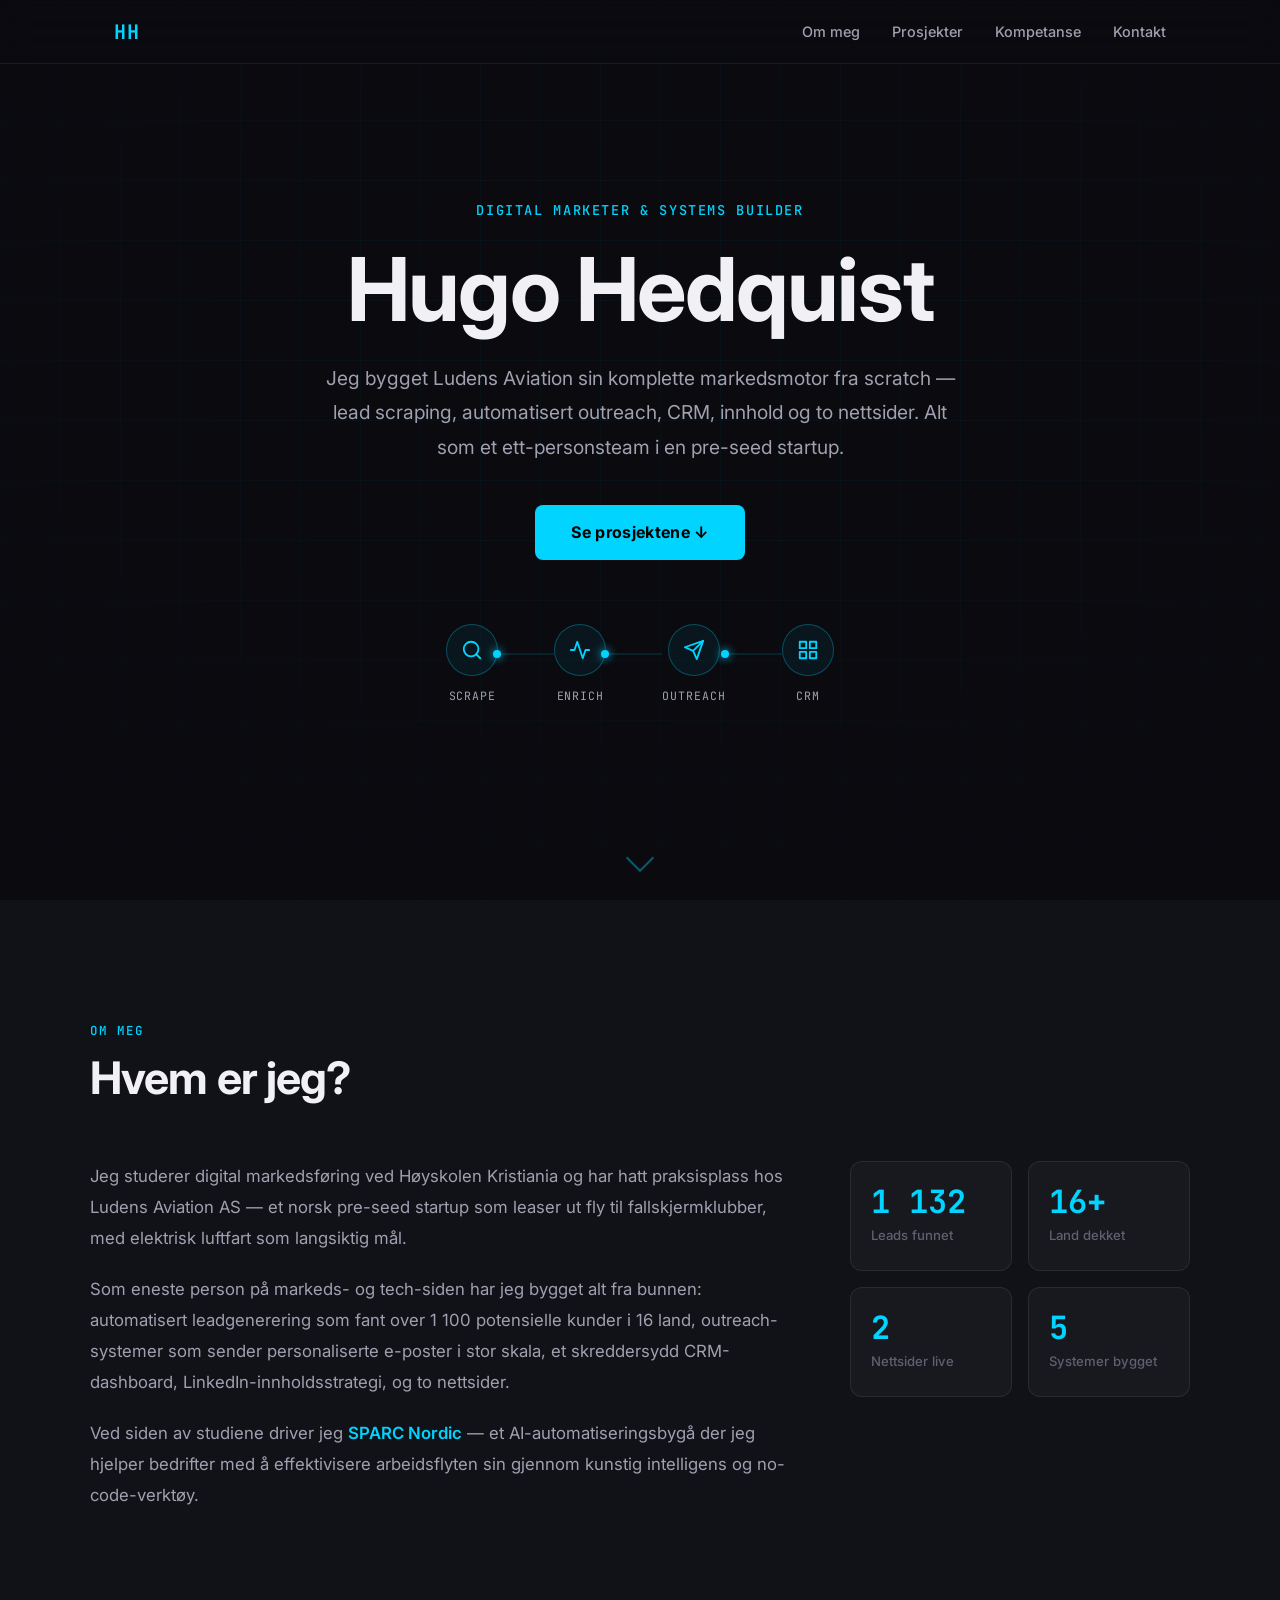
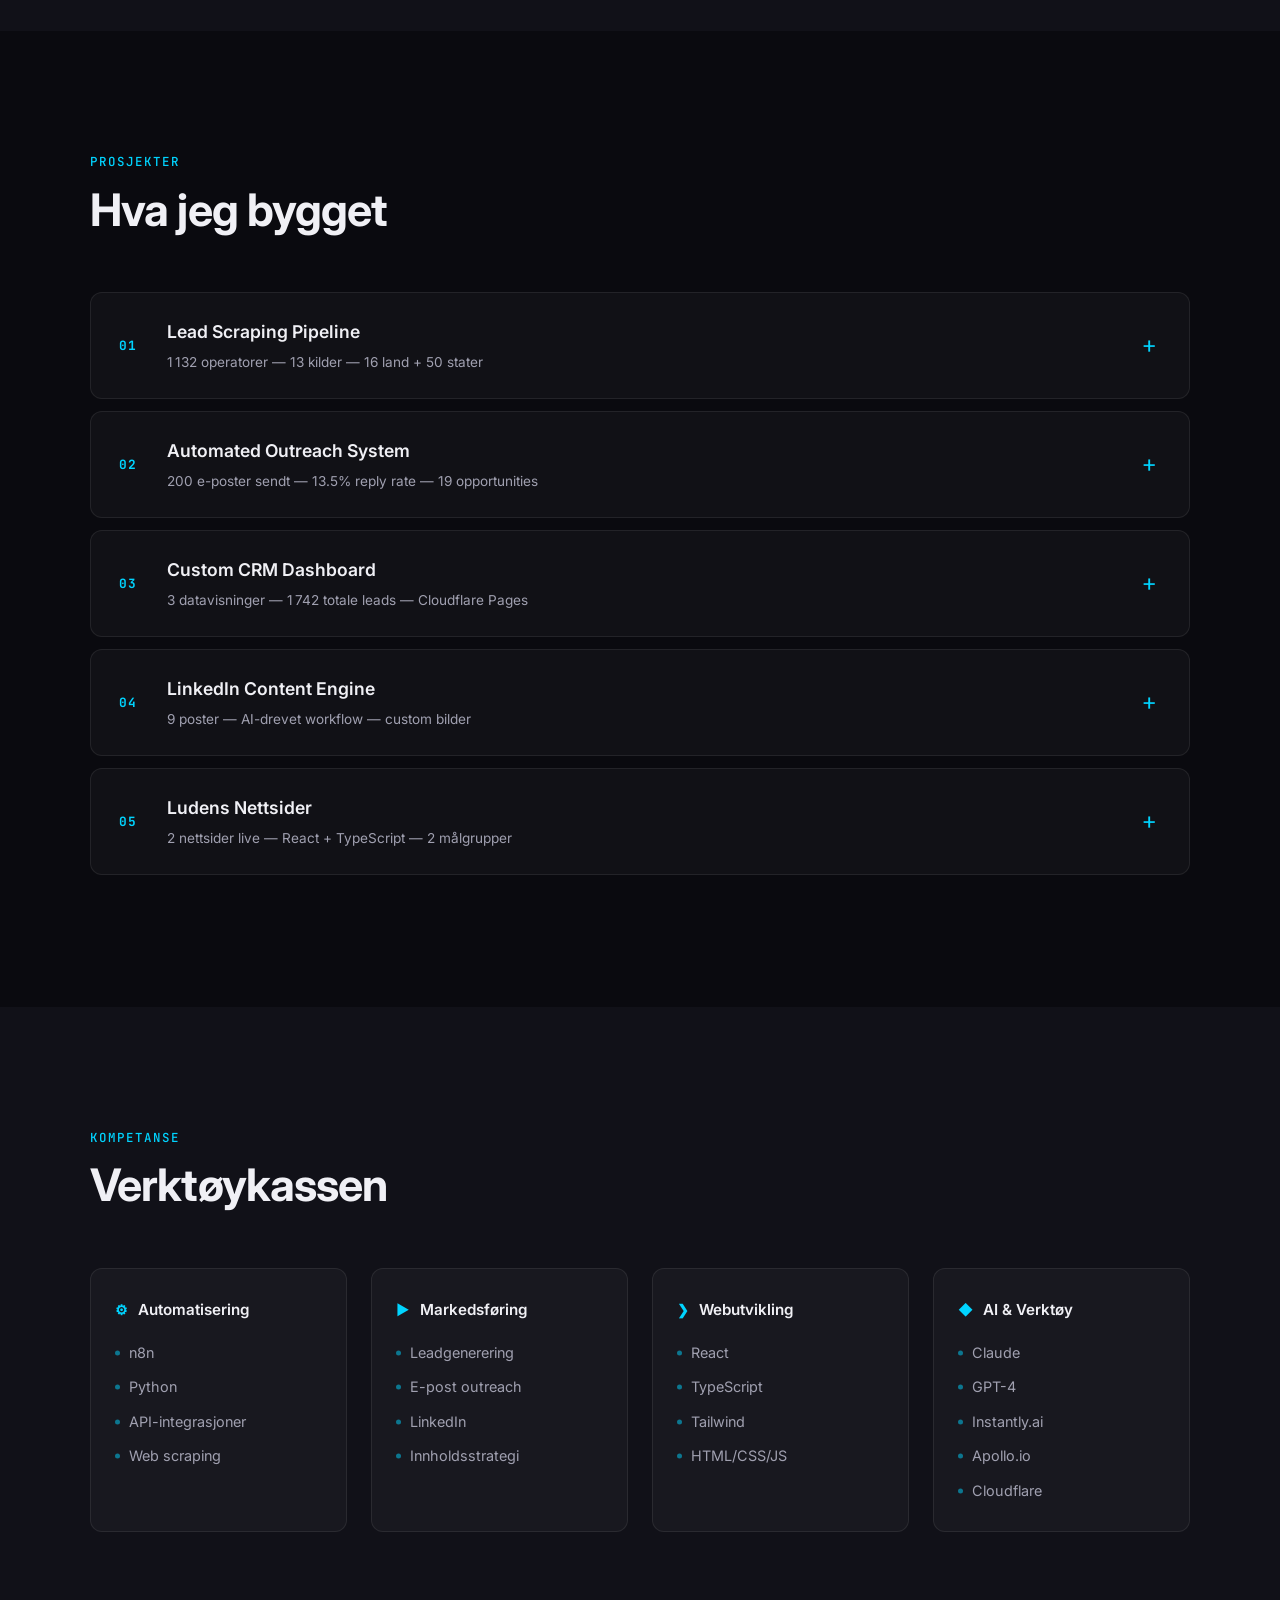
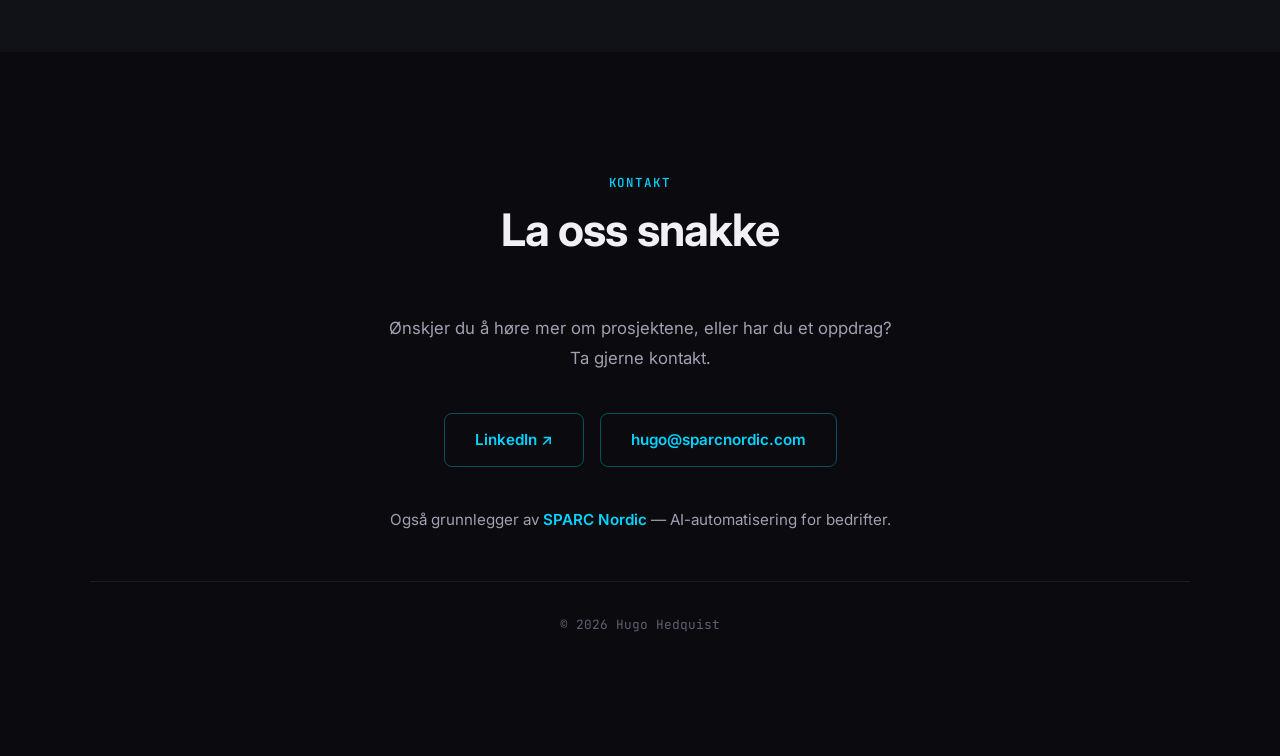
<file: portfolio/index.html>
<!DOCTYPE html>
<html lang="nb">
<head>
  <meta charset="UTF-8" />
  <meta name="viewport" content="width=device-width, initial-scale=1.0" />
  <title>Hugo Hedquist — Digital Marketer &amp; Systems Builder</title>
  <meta name="description" content="Hugo Hedquist bygget Ludens Aviation sin komplette markedsmotor fra scratch — lead scraping, automatisert outreach, CRM, innhold og to nettsider." />
  <link rel="preconnect" href="https://fonts.googleapis.com" />
  <link rel="preconnect" href="https://fonts.gstatic.com" crossorigin />
  <link href="https://fonts.googleapis.com/css2?family=Inter:wght@300;400;500;600;700&family=JetBrains+Mono:wght@400;500;700&display=swap" rel="stylesheet" />
  <link rel="stylesheet" href="css/style.css" />
</head>
<body>

  <!-- ===== NAV ===== -->
  <nav id="main-nav" aria-label="Hovednavigasjon">
    <div class="nav-inner">
      <a href="#hero" class="nav-logo" aria-label="Hugo Hedquist — hjem">HH</a>
      <button class="nav-hamburger" id="hamburger" aria-label="Apne meny" aria-expanded="false" aria-controls="nav-links">
        <span></span><span></span><span></span>
      </button>
      <ul class="nav-links" id="nav-links" role="list">
        <li><a href="#about">Om meg</a></li>
        <li><a href="#cases">Prosjekter</a></li>
        <li><a href="#skills">Kompetanse</a></li>
        <li><a href="#contact">Kontakt</a></li>
      </ul>
    </div>
  </nav>

  <!-- ===== HERO ===== -->
  <section id="hero" aria-label="Hjem">
    <div class="hero-grid-bg" aria-hidden="true"></div>
    <div class="hero-content">
      <p class="hero-label">Digital Marketer &amp; Systems Builder</p>
      <h1 class="hero-title">Hugo Hedquist</h1>
      <p class="hero-subtitle">
        Jeg bygget Ludens Aviation sin komplette markedsmotor fra scratch — lead scraping, automatisert outreach, CRM, innhold og to nettsider. Alt som et ett-personsteam i en pre-seed startup.
      </p>
      <a href="#cases" class="btn-primary">Se prosjektene &#x2193;</a>
    </div>

    <!-- Pipeline animation -->
    <div class="pipeline" aria-label="Pipeline: Scrape til CRM">
      <div class="pipeline-step" aria-label="Steg 1: Scrape">
        <div class="pipeline-icon" aria-hidden="true">
          <svg width="22" height="22" viewBox="0 0 24 24" fill="none" stroke="currentColor" stroke-width="2" stroke-linecap="round" stroke-linejoin="round"><circle cx="11" cy="11" r="8"/><line x1="21" y1="21" x2="16.65" y2="16.65"/></svg>
        </div>
        <span class="pipeline-label">Scrape</span>
      </div>
      <div class="pipeline-connector" aria-hidden="true">
        <div class="pipeline-line"></div>
        <div class="pipeline-dot"></div>
      </div>
      <div class="pipeline-step" aria-label="Steg 2: Enrich">
        <div class="pipeline-icon" aria-hidden="true">
          <svg width="22" height="22" viewBox="0 0 24 24" fill="none" stroke="currentColor" stroke-width="2" stroke-linecap="round" stroke-linejoin="round"><polyline points="22 12 18 12 15 21 9 3 6 12 2 12"/></svg>
        </div>
        <span class="pipeline-label">Enrich</span>
      </div>
      <div class="pipeline-connector" aria-hidden="true">
        <div class="pipeline-line"></div>
        <div class="pipeline-dot"></div>
      </div>
      <div class="pipeline-step" aria-label="Steg 3: Outreach">
        <div class="pipeline-icon" aria-hidden="true">
          <svg width="22" height="22" viewBox="0 0 24 24" fill="none" stroke="currentColor" stroke-width="2" stroke-linecap="round" stroke-linejoin="round"><line x1="22" y1="2" x2="11" y2="13"/><polygon points="22 2 15 22 11 13 2 9 22 2"/></svg>
        </div>
        <span class="pipeline-label">Outreach</span>
      </div>
      <div class="pipeline-connector" aria-hidden="true">
        <div class="pipeline-line"></div>
        <div class="pipeline-dot"></div>
      </div>
      <div class="pipeline-step" aria-label="Steg 4: CRM">
        <div class="pipeline-icon" aria-hidden="true">
          <svg width="22" height="22" viewBox="0 0 24 24" fill="none" stroke="currentColor" stroke-width="2" stroke-linecap="round" stroke-linejoin="round"><rect x="3" y="3" width="7" height="7"/><rect x="14" y="3" width="7" height="7"/><rect x="14" y="14" width="7" height="7"/><rect x="3" y="14" width="7" height="7"/></svg>
        </div>
        <span class="pipeline-label">CRM</span>
      </div>
    </div>

    <div class="scroll-indicator" aria-hidden="true">
      <div class="scroll-arrow"></div>
    </div>
  </section>

  <!-- ===== ABOUT ===== -->
  <section id="about" aria-labelledby="about-heading">
    <div class="section-inner">
      <div class="section-label reveal">Om meg</div>
      <h2 id="about-heading" class="section-title reveal">Hvem er jeg?</h2>
      <div class="about-grid">
        <div class="about-text reveal">
          <p>
            Jeg studerer digital markedsf&#xF8;ring ved H&#xF8;yskolen Kristiania og har hatt praksisplass hos Ludens Aviation AS &mdash; et norsk pre-seed startup som leaser ut fly til fallskjermklubber, med elektrisk luftfart som langsiktig m&#xe5;l.
          </p>
          <p>
            Som eneste person p&#xe5; markeds- og tech-siden har jeg bygget alt fra bunnen: automatisert leadgenerering som fant over 1&nbsp;100 potensielle kunder i 16 land, outreach-systemer som sender personaliserte e-poster i stor skala, et skreddersydd CRM-dashboard, LinkedIn-innholdsstrategi, og to nettsider.
          </p>
          <p>
            Ved siden av studiene driver jeg <strong>SPARC Nordic</strong> &mdash; et AI-automatiseringsbyg&#xe5; der jeg hjelper bedrifter med &#xe5; effektivisere arbeidsflyten sin gjennom kunstig intelligens og no-code-verkt&#xF8;y.
          </p>
        </div>
        <div class="about-stats reveal">
          <div class="stat-card">
            <span class="stat-number">1 132</span>
            <span class="stat-desc">Leads funnet</span>
          </div>
          <div class="stat-card">
            <span class="stat-number">16+</span>
            <span class="stat-desc">Land dekket</span>
          </div>
          <div class="stat-card">
            <span class="stat-number">2</span>
            <span class="stat-desc">Nettsider live</span>
          </div>
          <div class="stat-card">
            <span class="stat-number">5</span>
            <span class="stat-desc">Systemer bygget</span>
          </div>
        </div>
      </div>
    </div>
  </section>

  <!-- ===== CASE STUDIES ===== -->
  <section id="cases" aria-labelledby="cases-heading">
    <div class="section-inner">
      <div class="section-label reveal">Prosjekter</div>
      <h2 id="cases-heading" class="section-title reveal">Hva jeg bygget</h2>
      <div class="cases-list" role="list">

        <!-- CASE 1 -->
        <article class="case-card reveal" role="listitem">
          <button
            class="case-header"
            aria-expanded="false"
            aria-controls="case-body-1"
            id="case-btn-1"
          >
            <span class="case-number">01</span>
            <div class="case-header-text">
              <span class="case-title">Lead Scraping Pipeline</span>
              <span class="case-subtitle">1&thinsp;132 operatorer &mdash; 13 kilder &mdash; 16 land + 50 stater</span>
            </div>
            <span class="case-toggle" aria-hidden="true">+</span>
          </button>
          <div class="case-body" id="case-body-1" role="region" aria-labelledby="case-btn-1">
            <div class="case-body-inner">
              <div class="terminal">
                <div class="terminal-header">
                  <span class="dot dot-red"></span>
                  <span class="dot dot-yellow"></span>
                  <span class="dot dot-green"></span>
                  <span class="terminal-title">find_a_dz/pipeline</span>
                </div>
                <pre class="terminal-body"><code>$ python run.py --full-pipeline

[1/5] Scraping 13 sources...
      USPA, BPA, FFP, Google, Dropzonefinder,
      Burble, KNVVL, Skydive.com + 5 more
[2/5] Deduplicating across sources...
[3/5] Enriching via Apollo API...
[4/5] Generating AI icebreakers...
[5/5] Scoring &amp; tiering leads...

&#x2713; 1,132 operators found
&#x2713; 16 EU countries + 50 US states
&#x2713; Priority: 847 Tier A | 285 Tier B</code></pre>
              </div>
              <div class="case-screenshot">
                <img src="assets/screenshots/n8n-lead-collector.png" alt="n8n Lead Collector workflow med 15+ noder: Manual Trigger, Apollo Search, Remove Duplicates, AI Pre-Qualification via Claude, MX Check, og Google Sheets-lagring" loading="lazy" />
                <span class="screenshot-caption">n8n Lead Collector v3 &mdash; AI Pre-Qualified</span>
              </div>
              <div class="case-details">
                <div class="case-section">
                  <h3 class="case-section-title">Problem</h3>
                  <p>Ludens trengte &#xe5; identifisere alle potensielle kunder &mdash; fallskjermklubber som leaser fly &mdash; p&#xe5; tvers av Europa og USA. Manuell research ville tatt m&#xe5;neder.</p>
                </div>
                <div class="case-section">
                  <h3 class="case-section-title">L&#xF8;sning</h3>
                  <p>Jeg bygget en Python-pipeline med 13 ulike scrapere som henter data fra bransjekilder (USPA, BPA, FFP, Dropzonefinder m.fl.), Google-s&#xF8;k, og enrichment via Apollo API. Hver lead f&#xe5;r AI-genererte icebreakers og en prioriteringsscore.</p>
                </div>
                <div class="case-metrics">
                  <span class="metric">1&thinsp;132 Leads funnet</span>
                  <span class="metric">13 Scrapere</span>
                  <span class="metric">16+50 Land + stater</span>
                </div>
                <div class="case-tags">
                  <span class="tag">Python</span>
                  <span class="tag">Serper API</span>
                  <span class="tag">Apollo API</span>
                  <span class="tag">OpenAI</span>
                </div>
              </div>
            </div>
          </div>
        </article>

        <!-- CASE 2 -->
        <article class="case-card reveal" role="listitem">
          <button
            class="case-header"
            aria-expanded="false"
            aria-controls="case-body-2"
            id="case-btn-2"
          >
            <span class="case-number">02</span>
            <div class="case-header-text">
              <span class="case-title">Automated Outreach System</span>
              <span class="case-subtitle">200 e-poster sendt &mdash; 13.5% reply rate &mdash; 19 opportunities</span>
            </div>
            <span class="case-toggle" aria-hidden="true">+</span>
          </button>
          <div class="case-body" id="case-body-2" role="region" aria-labelledby="case-btn-2">
            <div class="case-body-inner">
              <div class="terminal">
                <div class="terminal-header">
                  <span class="dot dot-red"></span>
                  <span class="dot dot-yellow"></span>
                  <span class="dot dot-green"></span>
                  <span class="terminal-title">n8n workflow &#x2192; instantly</span>
                </div>
                <pre class="terminal-body"><code>Workflow: Outreach Pipeline
&#x251C;&#x2500; Trigger: New lead in pipeline
&#x251C;&#x2500; Classify: Full Lease | Seasonal | Leaseback
&#x251C;&#x2500; AI Personalize: Generate icebreaker + subject
&#x251C;&#x2500; Route: EU | NA | Scandi campaign
&#x2514;&#x2500; Push to Instantly &#x2192; automated follow-up

Campaigns active: 1 (EU)
Sequences started: 200
Reply rate: 13.5% (27 replies)
Opportunities: 19 ($19,000 pipeline)
Open tracking: Disabled (deliverability)</code></pre>
              </div>
              <div class="case-screenshots-row">
                <div class="case-screenshot">
                  <img src="assets/screenshots/n8n-outreach-draft.png" alt="n8n AutoDraft Outreach workflow: Read Verified Leads, Filter, Loop, Scrape Website, Claude Research og Draft Email, Save to Sheet" loading="lazy" />
                  <span class="screenshot-caption">n8n AutoDraft &mdash; AI-personaliserte e-poster</span>
                </div>
                <div class="case-screenshot">
                  <img src="assets/screenshots/instantly-analytics.png" alt="Instantly.ai analytics: 200 sendt, 27 replies (13.5%), 19 opportunities ($19,000)" loading="lazy" />
                  <span class="screenshot-caption">Instantly.ai &mdash; EU-kampanje analytics</span>
                </div>
              </div>
              <div class="case-details">
                <div class="case-section">
                  <h3 class="case-section-title">Problem</h3>
                  <p>Med over 1&nbsp;100 leads var manuell outreach umulig. Hver lead trengte personalisert kommunikasjon basert p&#xe5; samarbeidstype og region.</p>
                </div>
                <div class="case-section">
                  <h3 class="case-section-title">L&#xF8;sning</h3>
                  <p>Bygget et n8n-workflow koblet til Instantly.ai som automatisk klassifiserer leads, genererer personaliserte e-poster med AI, og sender via tre kampanjer (EU, Nord-Amerika, Skandinavia) med automatisk oppf&#xF8;lging.</p>
                </div>
                <div class="case-metrics">
                  <span class="metric">200 E-poster sendt</span>
                  <span class="metric">13.5% Reply rate</span>
                  <span class="metric">19 Opportunities</span>
                </div>
                <div class="case-tags">
                  <span class="tag">n8n</span>
                  <span class="tag">Instantly.ai</span>
                  <span class="tag">Claude API</span>
                  <span class="tag">GPT-4</span>
                </div>
              </div>
            </div>
          </div>
        </article>

        <!-- CASE 3 -->
        <article class="case-card reveal" role="listitem">
          <button
            class="case-header"
            aria-expanded="false"
            aria-controls="case-body-3"
            id="case-btn-3"
          >
            <span class="case-number">03</span>
            <div class="case-header-text">
              <span class="case-title">Custom CRM Dashboard</span>
              <span class="case-subtitle">3 datavisninger &mdash; 1&thinsp;742 totale leads &mdash; Cloudflare Pages</span>
            </div>
            <span class="case-toggle" aria-hidden="true">+</span>
          </button>
          <div class="case-body" id="case-body-3" role="region" aria-labelledby="case-btn-3">
            <div class="case-body-inner">
              <div class="terminal">
                <div class="terminal-header">
                  <span class="dot dot-red"></span>
                  <span class="dot dot-yellow"></span>
                  <span class="dot dot-green"></span>
                  <span class="terminal-title">ludens-crm.pages.dev</span>
                </div>
                <pre class="terminal-body"><code>Dashboard Tabs:
&#x251C;&#x2500; Outreach    &#x2192; 610 leads, reply tracking
&#x251C;&#x2500; DZ Operators &#x2192; 1,132 entries, tier scoring
&#x2514;&#x2500; Aircraft Owners &#x2192; rental scoring, registration

Features:
&#x251C;&#x2500; Glass-morphism UI
&#x251C;&#x2500; Search, filter, sort
&#x251C;&#x2500; Campaign sub-tabs (EU/NA/Scandi)
&#x251C;&#x2500; CSV export
&#x2514;&#x2500; Light/dark mode toggle</code></pre>
              </div>
              <div class="case-details">
                <div class="case-section">
                  <h3 class="case-section-title">Problem</h3>
                  <p>Standard CRM-verkt&#xF8;y som HubSpot passet ikke arbeidsflyten. Vi trengte &#xe5; spore leads fra scraping, gjennom outreach, til svar &mdash; p&#xe5; tvers av tre ulike datasett.</p>
                </div>
                <div class="case-section">
                  <h3 class="case-section-title">L&#xF8;sning</h3>
                  <p>Bygget et komplett CRM-dashboard fra scratch med HTML/CSS/JS. Tre datavisninger (Outreach, Dropzone Operators, Aircraft Owners), glass-morphism design, s&#xF8;kefiltre, kampanje-tabs, og CSV-eksport. Deployet p&#xe5; Cloudflare Pages.</p>
                </div>
                <div class="case-metrics">
                  <span class="metric">3 Datavisninger</span>
                  <span class="metric">1&thinsp;742 Totale leads</span>
                  <span class="metric">1 Dashboard</span>
                </div>
                <div class="case-tags">
                  <span class="tag">HTML/CSS/JS</span>
                  <span class="tag">Cloudflare Pages</span>
                  <span class="tag">Glass UI</span>
                </div>
              </div>
            </div>
          </div>
        </article>

        <!-- CASE 4 -->
        <article class="case-card reveal" role="listitem">
          <button
            class="case-header"
            aria-expanded="false"
            aria-controls="case-body-4"
            id="case-btn-4"
          >
            <span class="case-number">04</span>
            <div class="case-header-text">
              <span class="case-title">LinkedIn Content Engine</span>
              <span class="case-subtitle">9 poster &mdash; AI-drevet workflow &mdash; custom bilder</span>
            </div>
            <span class="case-toggle" aria-hidden="true">+</span>
          </button>
          <div class="case-body" id="case-body-4" role="region" aria-labelledby="case-btn-4">
            <div class="case-body-inner">
              <div class="terminal">
                <div class="terminal-header">
                  <span class="dot dot-red"></span>
                  <span class="dot dot-yellow"></span>
                  <span class="dot dot-green"></span>
                  <span class="terminal-title">content-engine</span>
                </div>
                <pre class="terminal-body"><code>Workflow: LinkedIn Post Generator
&#x251C;&#x2500; Input: Research topic + data points
&#x251C;&#x2500; Generate: 2 draft versions (breakdown + data-led)
&#x251C;&#x2500; Image: Custom visual per post
&#x251C;&#x2500; Review: Edit &amp; approve
&#x2514;&#x2500; Publish: LinkedIn company page

Topics covered: 9 posts
&#x251C;&#x2500; Battery tech breakthroughs
&#x251C;&#x2500; Dropzone economics &amp; noise
&#x251C;&#x2500; FAA testing regulations
&#x251C;&#x2500; Electric aircraft advantages
&#x2514;&#x2500; Industry analysis</code></pre>
              </div>
              <div class="case-details">
                <div class="case-section">
                  <h3 class="case-section-title">Problem</h3>
                  <p>Ludens trengte &#xe5; bygge troverdighet i elektrisk luftfart-bransjen gjennom LinkedIn, men hadde ingen innholdsstrategi eller kapasitet.</p>
                </div>
                <div class="case-section">
                  <h3 class="case-section-title">L&#xF8;sning</h3>
                  <p>Utviklet en AI-drevet innholdsworkflow: research-baserte emner, automatisk generering av to utkast-versjoner per post, custom bilder, og publisering p&#xe5; Ludens sin LinkedIn-side.</p>
                </div>
                <div class="case-metrics">
                  <span class="metric">9 Poster publisert</span>
                  <span class="metric">2 Versjoner per post</span>
                  <span class="metric">9 Custom bilder</span>
                </div>
                <div class="case-tags">
                  <span class="tag">AI Workflow</span>
                  <span class="tag">LinkedIn</span>
                  <span class="tag">Content Strategy</span>
                </div>
              </div>
            </div>
          </div>
        </article>

        <!-- CASE 5 -->
        <article class="case-card reveal" role="listitem">
          <button
            class="case-header"
            aria-expanded="false"
            aria-controls="case-body-5"
            id="case-btn-5"
          >
            <span class="case-number">05</span>
            <div class="case-header-text">
              <span class="case-title">Ludens Nettsider</span>
              <span class="case-subtitle">2 nettsider live &mdash; React + TypeScript &mdash; 2 m&#xe5;lgrupper</span>
            </div>
            <span class="case-toggle" aria-hidden="true">+</span>
          </button>
          <div class="case-body" id="case-body-5" role="region" aria-labelledby="case-btn-5">
            <div class="case-body-inner">
              <div class="terminal">
                <div class="terminal-header">
                  <span class="dot dot-red"></span>
                  <span class="dot dot-yellow"></span>
                  <span class="dot dot-green"></span>
                  <span class="terminal-title">ludens websites</span>
                </div>
                <pre class="terminal-body"><code>Sites deployed:
&#x251C;&#x2500; ludensskydiving.com
&#x2502;   &#x251C;&#x2500; Customer-facing landing page
&#x2502;   &#x251C;&#x2500; Interactive 3D globe (world presence)
&#x2502;   &#x251C;&#x2500; Fleet showcase
&#x2502;   &#x2514;&#x2500; React + Vite + Tailwind + TypeScript
&#x2502;
&#x2514;&#x2500; ludensaviation.com
    &#x251C;&#x2500; Investor teaser site
    &#x251C;&#x2500; Password-gated pitch deck access
    &#x251C;&#x2500; Email request flow &#x2192; CEO inbox
    &#x2514;&#x2500; React + Vite + Tailwind + TypeScript</code></pre>
              </div>
              <div class="case-details">
                <div class="case-section">
                  <h3 class="case-section-title">Problem</h3>
                  <p>Ludens trengte webpresens for to m&#xe5;lgrupper: fallskjermoperatorer (kunder) og potensielle investorer &mdash; med ulik tone, innhold og tilgangsniv&#xe5;.</p>
                </div>
                <div class="case-section">
                  <h3 class="case-section-title">L&#xF8;sning</h3>
                  <p>Bygget to separate nettsider. ludensskydiving.com med interaktiv 3D-globus, fleet-showcase og responsivt design for operatorer. ludensaviation.com som investor teaser med passordmur og e-post-foresp&#xF8;rselsflyt for tilgang til pitch deck.</p>
                </div>
                <div class="case-metrics">
                  <span class="metric">2 Nettsider live</span>
                  <span class="metric">2 M&#xe5;lgrupper</span>
                  <span class="metric">1 Passord-gate</span>
                </div>
                <div class="case-tags">
                  <span class="tag">React</span>
                  <span class="tag">Vite</span>
                  <span class="tag">Tailwind</span>
                  <span class="tag">TypeScript</span>
                  <span class="tag">IONOS</span>
                </div>
              </div>
            </div>
          </div>
        </article>

      </div><!-- /cases-list -->
    </div>
  </section>

  <!-- ===== SKILLS ===== -->
  <section id="skills" aria-labelledby="skills-heading">
    <div class="section-inner">
      <div class="section-label reveal">Kompetanse</div>
      <h2 id="skills-heading" class="section-title reveal">Verkt&#xF8;ykassen</h2>
      <div class="skills-grid">

        <div class="skill-group reveal">
          <h3 class="skill-group-title">
            <span class="skill-icon" aria-hidden="true">&#x2699;</span>
            Automatisering
          </h3>
          <ul class="skill-list" role="list">
            <li>n8n</li>
            <li>Python</li>
            <li>API-integrasjoner</li>
            <li>Web scraping</li>
          </ul>
        </div>

        <div class="skill-group reveal">
          <h3 class="skill-group-title">
            <span class="skill-icon" aria-hidden="true">&#x25B6;</span>
            Markedsf&#xF8;ring
          </h3>
          <ul class="skill-list" role="list">
            <li>Leadgenerering</li>
            <li>E-post outreach</li>
            <li>LinkedIn</li>
            <li>Innholdsstrategi</li>
          </ul>
        </div>

        <div class="skill-group reveal">
          <h3 class="skill-group-title">
            <span class="skill-icon" aria-hidden="true">&#x276F;</span>
            Webutvikling
          </h3>
          <ul class="skill-list" role="list">
            <li>React</li>
            <li>TypeScript</li>
            <li>Tailwind</li>
            <li>HTML/CSS/JS</li>
          </ul>
        </div>

        <div class="skill-group reveal">
          <h3 class="skill-group-title">
            <span class="skill-icon" aria-hidden="true">&#x25C6;</span>
            AI &amp; Verkt&#xF8;y
          </h3>
          <ul class="skill-list" role="list">
            <li>Claude</li>
            <li>GPT-4</li>
            <li>Instantly.ai</li>
            <li>Apollo.io</li>
            <li>Cloudflare</li>
          </ul>
        </div>

      </div>
    </div>
  </section>

  <!-- ===== CONTACT / FOOTER ===== -->
  <footer id="contact" aria-labelledby="contact-heading">
    <div class="section-inner">
      <div class="section-label reveal">Kontakt</div>
      <h2 id="contact-heading" class="section-title reveal">La oss snakke</h2>
      <p class="contact-intro reveal">
        &#xD8;nskjer du &#xe5; h&#xF8;re mer om prosjektene, eller har du et oppdrag? Ta gjerne kontakt.
      </p>
      <div class="contact-links reveal">
        <a
          href="https://www.linkedin.com/in/hugohedquist/"
          class="btn-outline"
          target="_blank"
          rel="noopener noreferrer"
          aria-label="Hugo Hedquist p&#xe5; LinkedIn (&#xe5;pnes i ny fane)"
        >
          LinkedIn &#x2197;
        </a>
        <a
          href="mailto:hugo@sparcnordic.com"
          class="btn-outline"
          aria-label="Send e-post til hugo@sparcnordic.com"
        >
          hugo@sparcnordic.com
        </a>
      </div>
      <p class="contact-sparc reveal">
        Ogs&#xe5; grunnlegger av <strong>SPARC Nordic</strong> &mdash; AI-automatisering for bedrifter.
      </p>
      <p class="footer-copy">&copy; 2026 Hugo Hedquist</p>
    </div>
  </footer>

  <script src="js/main.js"></script>
</body>
</html>
</file>
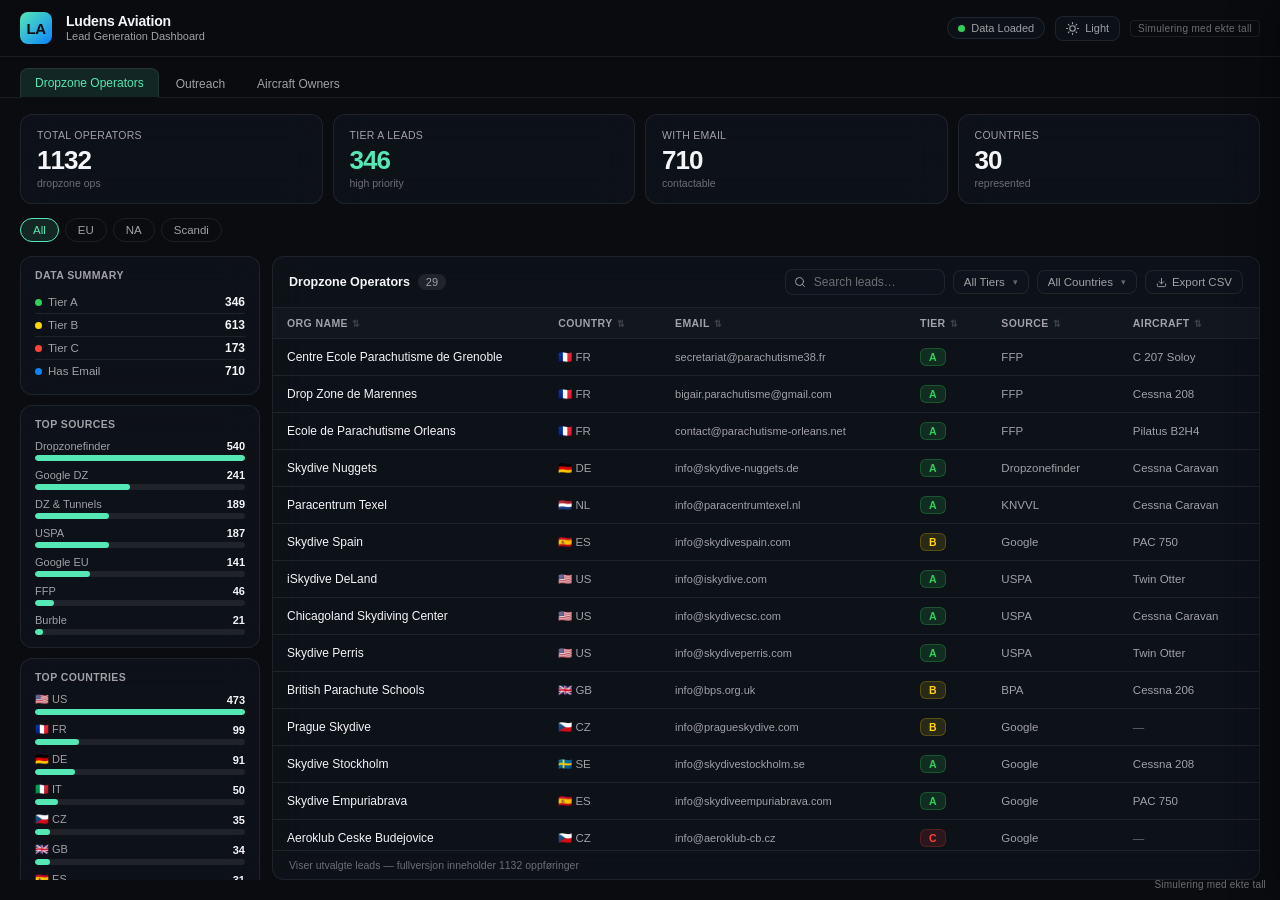
<file: portfolio-v2/crm-demo.html>
<!DOCTYPE html>
<html lang="en">
<head>
<meta charset="UTF-8">
<meta name="viewport" content="width=device-width, initial-scale=1.0">
<title>Ludens Aviation — Lead Generation Dashboard</title>
<style>
  *, *::before, *::after { box-sizing: border-box; margin: 0; padding: 0; }

  :root {
    --bg: #0a0c10;
    --surface: rgba(16, 20, 30, 0.65);
    --surface-solid: #10141e;
    --border: rgba(255,255,255,0.08);
    --border-hover: rgba(255,255,255,0.14);
    --accent: #55E8B5;
    --accent-dim: rgba(85,232,181,0.12);
    --text-primary: #f5f5f7;
    --text-secondary: #a1a1a6;
    --text-tertiary: #6e6e73;
    --tier-a: #30d158;
    --tier-b: #ffd60a;
    --tier-c: #ff453a;
    --blue: #0a84ff;
    --red: #ff453a;
    --tab-active-bg: rgba(85,232,181,0.12);
    --scrollbar-thumb: rgba(255,255,255,0.12);
    --card-bg: rgba(16, 20, 30, 0.65);
    --header-bg: rgba(10, 12, 16, 0.85);
    --table-row-hover: rgba(255,255,255,0.04);
    --table-header-bg: rgba(255,255,255,0.03);
    --thead-solid: #12161f;
  }

  .light-mode {
    --bg: #f0f2f5;
    --surface: rgba(255,255,255,0.75);
    --surface-solid: #ffffff;
    --border: rgba(0,0,0,0.08);
    --border-hover: rgba(0,0,0,0.14);
    --text-primary: #1d1d1f;
    --text-secondary: #6e6e73;
    --text-tertiary: #a1a1a6;
    --tab-active-bg: rgba(85,232,181,0.18);
    --scrollbar-thumb: rgba(0,0,0,0.15);
    --card-bg: rgba(255,255,255,0.75);
    --header-bg: rgba(240,242,245,0.92);
    --table-row-hover: rgba(0,0,0,0.03);
    --table-header-bg: rgba(0,0,0,0.02);
    --accent-dim: rgba(85,232,181,0.2);
    --thead-solid: #fafafa;
  }

  html, body {
    height: 100%;
    font-family: -apple-system, BlinkMacSystemFont, 'Segoe UI', Helvetica, Arial, sans-serif;
    font-size: 13px;
    background: var(--bg);
    color: var(--text-primary);
    transition: background 0.3s, color 0.3s;
    overflow: hidden;
  }

  body {
    display: flex;
    flex-direction: column;
    height: 100vh;
  }

  /* Scrollbar */
  ::-webkit-scrollbar { width: 6px; height: 6px; }
  ::-webkit-scrollbar-track { background: transparent; }
  ::-webkit-scrollbar-thumb { background: var(--scrollbar-thumb); border-radius: 3px; }

  /* ── HEADER ─────────────────────────────────────── */
  .header {
    display: flex;
    align-items: center;
    justify-content: space-between;
    padding: 12px 20px;
    background: var(--header-bg);
    backdrop-filter: blur(20px);
    -webkit-backdrop-filter: blur(20px);
    border-bottom: 1px solid var(--border);
    flex-shrink: 0;
    gap: 12px;
    z-index: 10;
  }

  .header-left {
    display: flex;
    align-items: center;
    gap: 14px;
  }

  .logo-mark {
    width: 32px;
    height: 32px;
    background: linear-gradient(135deg, #55E8B5 0%, #0a84ff 100%);
    border-radius: 8px;
    display: flex;
    align-items: center;
    justify-content: center;
    font-size: 15px;
    font-weight: 700;
    color: #0a0c10;
    flex-shrink: 0;
    letter-spacing: -0.5px;
  }

  .header-titles h1 {
    font-size: 14px;
    font-weight: 600;
    letter-spacing: -0.2px;
    color: var(--text-primary);
    line-height: 1.2;
  }

  .header-titles p {
    font-size: 11px;
    color: var(--text-secondary);
    font-weight: 400;
    line-height: 1.2;
  }

  .header-right {
    display: flex;
    align-items: center;
    gap: 10px;
  }

  .status-badge {
    display: flex;
    align-items: center;
    gap: 6px;
    font-size: 11px;
    color: var(--text-secondary);
    background: var(--surface);
    border: 1px solid var(--border);
    border-radius: 20px;
    padding: 4px 10px;
    backdrop-filter: blur(8px);
  }

  .status-dot {
    width: 7px;
    height: 7px;
    border-radius: 50%;
    background: var(--tier-a);
    box-shadow: 0 0 0 0 rgba(48, 209, 88, 0.5);
    animation: pulse 2.2s ease-in-out infinite;
    flex-shrink: 0;
  }

  @keyframes pulse {
    0%   { box-shadow: 0 0 0 0 rgba(48,209,88,0.55); }
    60%  { box-shadow: 0 0 0 5px rgba(48,209,88,0); }
    100% { box-shadow: 0 0 0 0 rgba(48,209,88,0); }
  }

  .toggle-btn {
    display: flex;
    align-items: center;
    gap: 6px;
    background: var(--surface);
    border: 1px solid var(--border);
    border-radius: 8px;
    padding: 5px 10px;
    cursor: pointer;
    color: var(--text-secondary);
    font-size: 11px;
    font-family: inherit;
    transition: border-color 0.2s, color 0.2s, background 0.2s;
    backdrop-filter: blur(8px);
  }

  .toggle-btn:hover {
    border-color: var(--border-hover);
    color: var(--text-primary);
    background: var(--border);
  }

  .toggle-btn svg { flex-shrink: 0; }

  .demo-badge {
    font-size: 10px;
    color: var(--text-tertiary);
    background: transparent;
    border: 1px solid var(--border);
    border-radius: 4px;
    padding: 2px 7px;
    letter-spacing: 0.3px;
    white-space: nowrap;
  }

  /* ── MAIN TABS ───────────────────────────────────── */
  .tabs-bar {
    display: flex;
    align-items: center;
    gap: 2px;
    padding: 10px 20px 0;
    border-bottom: 1px solid var(--border);
    flex-shrink: 0;
    background: var(--header-bg);
    backdrop-filter: blur(16px);
    -webkit-backdrop-filter: blur(16px);
  }

  .tab {
    padding: 7px 14px;
    border-radius: 8px 8px 0 0;
    cursor: pointer;
    font-size: 12px;
    font-weight: 500;
    color: var(--text-secondary);
    border: 1px solid transparent;
    border-bottom: none;
    transition: color 0.2s, background 0.2s, border-color 0.2s;
    position: relative;
    bottom: -1px;
    user-select: none;
  }

  .tab:hover { color: var(--text-primary); }

  .tab.active {
    color: var(--accent);
    background: var(--tab-active-bg);
    border-color: var(--border);
    border-bottom: 1px solid var(--bg);
  }

  .light-mode .tab.active { border-bottom-color: var(--bg); }

  /* ── BODY SCROLL AREA ───────────────────────────── */
  .dash-body {
    flex: 1;
    overflow-y: auto;
    padding: 16px 20px 20px;
    display: flex;
    flex-direction: column;
    gap: 14px;
  }

  /* ── METRICS ROW ─────────────────────────────────── */
  .metrics-row {
    display: grid;
    grid-template-columns: repeat(4, 1fr);
    gap: 10px;
    flex-shrink: 0;
  }

  .metric-card {
    background: var(--card-bg);
    backdrop-filter: blur(16px);
    -webkit-backdrop-filter: blur(16px);
    border: 1px solid var(--border);
    border-radius: 12px;
    padding: 14px 16px;
    transition: border-color 0.2s, transform 0.15s;
    cursor: default;
  }

  .metric-card:hover {
    border-color: var(--border-hover);
    transform: translateY(-1px);
  }

  .metric-label {
    font-size: 10.5px;
    color: var(--text-secondary);
    font-weight: 500;
    letter-spacing: 0.3px;
    text-transform: uppercase;
    margin-bottom: 6px;
  }

  .metric-value {
    font-size: 26px;
    font-weight: 700;
    letter-spacing: -1px;
    color: var(--text-primary);
    line-height: 1;
    margin-bottom: 4px;
  }

  .metric-sub {
    font-size: 10.5px;
    color: var(--text-tertiary);
  }

  .metric-accent { color: var(--accent); }

  /* ── SUB-TABS (campaign filter) ─────────────────── */
  .subtabs-row {
    display: flex;
    align-items: center;
    gap: 6px;
    flex-shrink: 0;
  }

  .subtab {
    padding: 5px 12px;
    border-radius: 20px;
    border: 1px solid var(--border);
    font-size: 11.5px;
    font-weight: 500;
    color: var(--text-secondary);
    cursor: pointer;
    background: transparent;
    font-family: inherit;
    transition: color 0.2s, border-color 0.2s, background 0.2s;
    user-select: none;
  }

  .subtab:hover {
    color: var(--text-primary);
    border-color: var(--border-hover);
  }

  .subtab.active {
    background: var(--accent-dim);
    border-color: var(--accent);
    color: var(--accent);
  }

  /* ── CONTENT GRID (sidebar + table) ─────────────── */
  .content-grid {
    display: grid;
    grid-template-columns: 240px 1fr;
    gap: 12px;
    flex: 1;
    min-height: 0;
  }

  /* ── SIDEBAR ─────────────────────────────────────── */
  .sidebar {
    display: flex;
    flex-direction: column;
    gap: 10px;
    overflow-y: auto;
    min-width: 0;
  }

  .sidebar-card {
    background: var(--card-bg);
    backdrop-filter: blur(16px);
    -webkit-backdrop-filter: blur(16px);
    border: 1px solid var(--border);
    border-radius: 12px;
    padding: 12px 14px;
    flex-shrink: 0;
  }

  .sidebar-card-title {
    font-size: 10.5px;
    font-weight: 600;
    letter-spacing: 0.4px;
    text-transform: uppercase;
    color: var(--text-secondary);
    margin-bottom: 10px;
  }

  /* Data summary rows */
  .summary-row {
    display: flex;
    align-items: center;
    justify-content: space-between;
    padding: 4px 0;
    border-bottom: 1px solid var(--border);
  }

  .summary-row:last-child { border-bottom: none; }

  .summary-label {
    display: flex;
    align-items: center;
    gap: 6px;
    font-size: 11.5px;
    color: var(--text-secondary);
  }

  .summary-value {
    font-size: 12px;
    font-weight: 600;
    color: var(--text-primary);
  }

  .dot-a { width: 7px; height: 7px; border-radius: 50%; background: #30d158; flex-shrink: 0; }
  .dot-b { width: 7px; height: 7px; border-radius: 50%; background: #ffd60a; flex-shrink: 0; }
  .dot-c { width: 7px; height: 7px; border-radius: 50%; background: #ff453a; flex-shrink: 0; }
  .dot-email { width: 7px; height: 7px; border-radius: 50%; background: #0a84ff; flex-shrink: 0; }
  .dot-phone { width: 7px; height: 7px; border-radius: 50%; background: #bf5af2; flex-shrink: 0; }

  /* Bar chart rows */
  .bar-row {
    margin-bottom: 8px;
  }

  .bar-row:last-child { margin-bottom: 0; }

  .bar-meta {
    display: flex;
    align-items: center;
    justify-content: space-between;
    margin-bottom: 3px;
  }

  .bar-label {
    font-size: 11px;
    color: var(--text-secondary);
    white-space: nowrap;
    overflow: hidden;
    text-overflow: ellipsis;
    max-width: 140px;
  }

  .bar-count {
    font-size: 11px;
    font-weight: 600;
    color: var(--text-primary);
    flex-shrink: 0;
    margin-left: 6px;
  }

  .bar-track {
    height: 6px;
    border-radius: 3px;
    background: var(--border);
    overflow: hidden;
  }

  .bar-fill {
    height: 100%;
    border-radius: 3px;
    background: var(--accent);
    transition: width 0.5s ease;
  }

  /* ── TABLE PANEL ─────────────────────────────────── */
  .panel {
    background: var(--card-bg);
    backdrop-filter: blur(16px);
    -webkit-backdrop-filter: blur(16px);
    border: 1px solid var(--border);
    border-radius: 12px;
    overflow: hidden;
    display: flex;
    flex-direction: column;
    min-height: 0;
  }

  .panel-header {
    display: flex;
    align-items: center;
    justify-content: space-between;
    padding: 12px 16px;
    border-bottom: 1px solid var(--border);
    gap: 10px;
    flex-shrink: 0;
    flex-wrap: wrap;
  }

  .panel-header-left {
    display: flex;
    align-items: center;
    gap: 8px;
  }

  .panel-header-right {
    display: flex;
    align-items: center;
    gap: 8px;
    flex-wrap: wrap;
  }

  .panel-title {
    font-size: 12.5px;
    font-weight: 600;
    color: var(--text-primary);
  }

  .panel-count {
    font-size: 11px;
    color: var(--text-secondary);
    background: var(--border);
    border-radius: 10px;
    padding: 2px 8px;
  }

  .search-input {
    background: var(--surface);
    border: 1px solid var(--border);
    border-radius: 8px;
    padding: 5px 10px 5px 28px;
    color: var(--text-primary);
    font-size: 12px;
    font-family: inherit;
    outline: none;
    width: 160px;
    transition: border-color 0.2s, width 0.3s;
    backdrop-filter: blur(8px);
    background-image: url("data:image/svg+xml,%3Csvg xmlns='http://www.w3.org/2000/svg' width='12' height='12' viewBox='0 0 24 24' fill='none' stroke='%23a1a1a6' stroke-width='2' stroke-linecap='round' stroke-linejoin='round'%3E%3Ccircle cx='11' cy='11' r='8'/%3E%3Cpath d='m21 21-4.35-4.35'/%3E%3C/svg%3E");
    background-repeat: no-repeat;
    background-position: 8px center;
  }

  .search-input::placeholder { color: var(--text-tertiary); }

  .search-input:focus {
    border-color: var(--accent);
    width: 200px;
    box-shadow: 0 0 0 2px rgba(85,232,181,0.12);
  }

  /* ── CUSTOM DROPDOWN ────────────────────────── */
  .custom-dropdown {
    position: relative;
    display: inline-block;
  }

  .dropdown-btn {
    display: flex;
    align-items: center;
    gap: 6px;
    background: var(--surface);
    border: 1px solid var(--border);
    border-radius: 8px;
    padding: 5px 10px;
    cursor: pointer;
    color: var(--text-secondary);
    font-size: 11.5px;
    font-family: inherit;
    outline: none;
    white-space: nowrap;
    transition: border-color 0.2s, color 0.2s, background 0.2s;
    backdrop-filter: blur(8px);
    -webkit-backdrop-filter: blur(8px);
    user-select: none;
  }

  .dropdown-btn:hover,
  .dropdown-btn.open {
    border-color: var(--border-hover);
    color: var(--text-primary);
  }

  .dropdown-btn.open {
    border-color: var(--accent);
    box-shadow: 0 0 0 2px rgba(85,232,181,0.10);
  }

  .dropdown-chevron {
    display: inline-block;
    transition: transform 0.2s;
    opacity: 0.6;
    font-size: 9px;
    margin-left: 2px;
  }

  .dropdown-btn.open .dropdown-chevron { transform: rotate(180deg); }

  .dropdown-list {
    position: absolute;
    top: calc(100% + 5px);
    left: 0;
    min-width: 130px;
    background: var(--surface-solid);
    border: 1px solid var(--border);
    border-radius: 10px;
    padding: 4px;
    z-index: 200;
    box-shadow: 0 8px 30px rgba(0,0,0,0.35);
    backdrop-filter: blur(20px);
    -webkit-backdrop-filter: blur(20px);
    display: none;
    animation: dropdownIn 0.15s ease forwards;
  }

  .dropdown-list.visible { display: block; }

  @keyframes dropdownIn {
    from { opacity: 0; transform: translateY(-4px); }
    to   { opacity: 1; transform: translateY(0); }
  }

  .dropdown-option {
    display: flex;
    align-items: center;
    gap: 7px;
    padding: 6px 10px;
    border-radius: 7px;
    font-size: 11.5px;
    color: var(--text-secondary);
    cursor: pointer;
    transition: background 0.12s, color 0.12s;
    white-space: nowrap;
  }

  .dropdown-option:hover { background: var(--border); color: var(--text-primary); }

  .dropdown-option.selected {
    background: var(--accent-dim);
    color: var(--accent);
    font-weight: 600;
  }

  .dropdown-option-dot {
    width: 7px; height: 7px; border-radius: 50%; flex-shrink: 0;
  }

  /* ── THREAD PANEL ────────────────────────────── */
  .thread-overlay {
    position: fixed;
    inset: 0;
    z-index: 300;
    background: transparent;
    pointer-events: none;
  }

  .thread-overlay.active { pointer-events: all; }

  .thread-backdrop {
    position: absolute;
    inset: 0;
    background: rgba(0,0,0,0.25);
    opacity: 0;
    transition: opacity 0.25s ease;
  }

  .thread-overlay.active .thread-backdrop { opacity: 1; }

  .thread-panel {
    position: absolute;
    top: 0;
    right: 0;
    width: 320px;
    height: 100%;
    background: var(--surface-solid);
    border-left: 1px solid var(--border);
    backdrop-filter: blur(24px);
    -webkit-backdrop-filter: blur(24px);
    display: flex;
    flex-direction: column;
    transform: translateX(100%);
    transition: transform 0.28s cubic-bezier(0.4,0,0.2,1);
    box-shadow: -8px 0 40px rgba(0,0,0,0.35);
  }

  .thread-overlay.active .thread-panel { transform: translateX(0); }

  .thread-header {
    display: flex;
    align-items: center;
    justify-content: space-between;
    padding: 14px 16px;
    border-bottom: 1px solid var(--border);
    flex-shrink: 0;
    gap: 10px;
  }

  .thread-title {
    font-size: 13px;
    font-weight: 600;
    color: var(--text-primary);
    overflow: hidden;
    text-overflow: ellipsis;
    white-space: nowrap;
  }

  .thread-subtitle {
    font-size: 10.5px;
    color: var(--text-secondary);
    margin-top: 2px;
  }

  .thread-close {
    width: 26px;
    height: 26px;
    border-radius: 6px;
    border: 1px solid var(--border);
    background: transparent;
    cursor: pointer;
    display: flex;
    align-items: center;
    justify-content: center;
    color: var(--text-secondary);
    transition: background 0.15s, color 0.15s;
    flex-shrink: 0;
    font-size: 14px;
    font-family: inherit;
  }

  .thread-close:hover { background: var(--border); color: var(--text-primary); }

  .thread-messages {
    flex: 1;
    overflow-y: auto;
    padding: 14px 14px;
    display: flex;
    flex-direction: column;
    gap: 12px;
  }

  .msg-bubble {
    max-width: 88%;
    padding: 9px 12px;
    border-radius: 12px;
    font-size: 11.5px;
    line-height: 1.5;
    color: var(--text-primary);
  }

  .msg-sent {
    align-self: flex-end;
    background: rgba(85,232,181,0.13);
    border: 1px solid rgba(85,232,181,0.22);
    border-bottom-right-radius: 4px;
  }

  .msg-received {
    align-self: flex-start;
    background: var(--surface);
    border: 1px solid var(--border);
    border-bottom-left-radius: 4px;
  }

  .msg-meta {
    font-size: 10px;
    color: var(--text-tertiary);
    margin-bottom: 4px;
  }

  .msg-sent .msg-meta { text-align: right; }

  .thread-compose {
    padding: 12px 14px;
    border-top: 1px solid var(--border);
    flex-shrink: 0;
    display: flex;
    align-items: center;
    gap: 8px;
    position: relative;
  }

  .compose-input {
    flex: 1;
    background: var(--surface);
    border: 1px solid var(--border);
    border-radius: 8px;
    padding: 7px 10px;
    font-size: 12px;
    font-family: inherit;
    color: var(--text-primary);
    outline: none;
    transition: border-color 0.2s;
  }

  .compose-input::placeholder { color: var(--text-tertiary); }
  .compose-input:focus { border-color: var(--accent); }

  .compose-send {
    width: 32px;
    height: 32px;
    border-radius: 8px;
    border: none;
    background: var(--accent);
    color: #0a0c10;
    cursor: pointer;
    display: flex;
    align-items: center;
    justify-content: center;
    flex-shrink: 0;
    transition: opacity 0.2s, transform 0.15s;
    position: relative;
  }

  .compose-send:hover { opacity: 0.85; transform: scale(1.05); }

  .demo-tooltip {
    position: absolute;
    bottom: calc(100% + 6px);
    right: 0;
    background: var(--surface-solid);
    border: 1px solid var(--border);
    border-radius: 6px;
    padding: 4px 9px;
    font-size: 10.5px;
    color: var(--text-secondary);
    white-space: nowrap;
    pointer-events: none;
    opacity: 0;
    transform: translateY(4px);
    transition: opacity 0.2s, transform 0.2s;
    box-shadow: 0 4px 14px rgba(0,0,0,0.2);
  }

  .demo-tooltip.show {
    opacity: 1;
    transform: translateY(0);
  }

  /* Se tråd link */
  .thread-link {
    display: inline-flex;
    align-items: center;
    gap: 4px;
    color: var(--accent);
    font-size: 10.5px;
    cursor: pointer;
    border: none;
    background: transparent;
    font-family: inherit;
    padding: 0;
    margin-left: 6px;
    opacity: 0.85;
    transition: opacity 0.15s;
    text-decoration: none;
    white-space: nowrap;
  }

  .thread-link:hover { opacity: 1; text-decoration: underline; }

  /* Export CSV button */
  .export-btn {
    display: flex;
    align-items: center;
    gap: 5px;
    background: var(--surface);
    border: 1px solid var(--border);
    border-radius: 8px;
    padding: 5px 10px;
    cursor: pointer;
    color: var(--text-secondary);
    font-size: 11.5px;
    font-family: inherit;
    transition: border-color 0.2s, color 0.2s, background 0.2s;
    backdrop-filter: blur(8px);
    white-space: nowrap;
  }

  .export-btn:hover {
    border-color: var(--accent);
    color: var(--accent);
    background: var(--accent-dim);
  }

  .table-wrap {
    overflow-y: auto;
    flex: 1;
  }

  table {
    width: 100%;
    border-collapse: collapse;
    font-size: 12px;
  }

  thead tr {
    background: var(--thead-solid);
    position: sticky;
    top: 0;
    z-index: 2;
  }

  th {
    padding: 9px 14px;
    text-align: left;
    font-size: 10.5px;
    font-weight: 600;
    letter-spacing: 0.4px;
    text-transform: uppercase;
    color: var(--text-secondary);
    border-bottom: 1px solid var(--border);
    white-space: nowrap;
    cursor: pointer;
    user-select: none;
    transition: color 0.2s;
  }

  th:hover { color: var(--text-primary); }

  th .sort-icon {
    display: inline-block;
    margin-left: 4px;
    opacity: 0.3;
    font-size: 9px;
    vertical-align: middle;
    transition: opacity 0.2s;
  }

  th.sorted .sort-icon { opacity: 1; color: var(--accent); }

  td {
    padding: 9px 14px;
    border-bottom: 1px solid var(--border);
    color: var(--text-primary);
    vertical-align: middle;
    max-width: 220px;
    overflow: hidden;
    text-overflow: ellipsis;
    white-space: nowrap;
  }

  tbody tr {
    transition: background 0.12s;
  }

  tbody tr:hover td { background: var(--table-row-hover); }
  tbody tr:last-child td { border-bottom: none; }

  .cell-secondary {
    color: var(--text-secondary);
    font-size: 11.5px;
  }

  .country-flag {
    display: inline-flex;
    align-items: center;
    gap: 5px;
  }

  .flag-emoji { font-size: 14px; line-height: 1; }

  /* ── BADGES ──────────────────────────────────────── */
  .badge {
    display: inline-flex;
    align-items: center;
    justify-content: center;
    border-radius: 6px;
    font-size: 10.5px;
    font-weight: 600;
    padding: 2px 8px;
    letter-spacing: 0.3px;
    text-transform: uppercase;
  }

  .badge-a  { background: rgba(48,209,88,0.14);  color: #30d158; border: 1px solid rgba(48,209,88,0.25); }
  .badge-b  { background: rgba(255,214,10,0.12); color: #ffd60a; border: 1px solid rgba(255,214,10,0.22); }
  .badge-c  { background: rgba(255,69,58,0.12);  color: #ff453a; border: 1px solid rgba(255,69,58,0.22); }
  .badge-replied { background: rgba(48,209,88,0.12); color: #30d158; border: 1px solid rgba(48,209,88,0.22); }
  .badge-active  { background: rgba(10,132,255,0.12); color: #0a84ff; border: 1px solid rgba(10,132,255,0.22); }
  .badge-na      { background: rgba(161,161,166,0.1); color: #a1a1a6; border: 1px solid rgba(161,161,166,0.18); }
  .badge-eu      { background: rgba(10,132,255,0.10); color: #0a84ff; border: 1px solid rgba(10,132,255,0.20); }
  .badge-scandi  { background: rgba(191,90,242,0.10); color: #bf5af2; border: 1px solid rgba(191,90,242,0.20); }

  .score-bar-wrap {
    display: flex;
    align-items: center;
    gap: 8px;
  }

  .score-bar {
    height: 5px;
    border-radius: 3px;
    background: var(--border);
    flex: 1;
    max-width: 70px;
    overflow: hidden;
  }

  .score-fill {
    height: 100%;
    border-radius: 3px;
    background: linear-gradient(90deg, var(--accent), #0a84ff);
    transition: width 0.6s ease;
  }

  .score-num {
    font-size: 11px;
    font-weight: 600;
    color: var(--text-primary);
    min-width: 24px;
    text-align: right;
  }

  /* ── EMPTY STATE ────────────────────────────────── */
  .empty-state {
    display: flex;
    flex-direction: column;
    align-items: center;
    justify-content: center;
    padding: 48px 20px;
    color: var(--text-tertiary);
    gap: 10px;
  }

  .empty-state svg { opacity: 0.4; }
  .empty-state p { font-size: 12.5px; }

  /* ── OUTREACH ROW SPECIFIC ───────────────────────── */
  .reply-count {
    display: inline-flex;
    align-items: center;
    gap: 4px;
    font-size: 11px;
    color: var(--text-secondary);
  }

  .reply-dot {
    width: 5px;
    height: 5px;
    border-radius: 50%;
    background: var(--accent);
    flex-shrink: 0;
  }

  /* ── FADE-IN ANIMATION ───────────────────────────── */
  @keyframes fadeIn {
    from { opacity: 0; transform: translateY(6px); }
    to   { opacity: 1; transform: translateY(0); }
  }

  .animate-in {
    animation: fadeIn 0.22s ease forwards;
  }

  /* ── FOOTER DEMO LABEL (corner) ─────────────────── */
  .demo-corner {
    position: fixed;
    bottom: 10px;
    right: 14px;
    font-size: 10px;
    color: var(--text-tertiary);
    pointer-events: none;
    z-index: 999;
    letter-spacing: 0.2px;
  }

  /* ── MOBILE ──────────────────────────────────────── */
  @media (max-width: 768px) {
    .sidebar { display: none; }
    .content-grid { grid-template-columns: 1fr; }
  }
</style>
</head>
<body>

<!-- HEADER -->
<header class="header">
  <div class="header-left">
    <div class="logo-mark">LA</div>
    <div class="header-titles">
      <h1>Ludens Aviation</h1>
      <p>Lead Generation Dashboard</p>
    </div>
  </div>
  <div class="header-right">
    <div class="status-badge">
      <span class="status-dot"></span>
      Data Loaded
    </div>
    <button class="toggle-btn" id="themeToggle" onclick="toggleTheme()">
      <svg id="themeIcon" width="13" height="13" viewBox="0 0 24 24" fill="none" stroke="currentColor" stroke-width="2" stroke-linecap="round" stroke-linejoin="round">
        <circle cx="12" cy="12" r="5"/>
        <line x1="12" y1="1" x2="12" y2="3"/>
        <line x1="12" y1="21" x2="12" y2="23"/>
        <line x1="4.22" y1="4.22" x2="5.64" y2="5.64"/>
        <line x1="18.36" y1="18.36" x2="19.78" y2="19.78"/>
        <line x1="1" y1="12" x2="3" y2="12"/>
        <line x1="21" y1="12" x2="23" y2="12"/>
        <line x1="4.22" y1="19.78" x2="5.64" y2="18.36"/>
        <line x1="18.36" y1="5.64" x2="19.78" y2="4.22"/>
      </svg>
      <span id="themeLabel">Light</span>
    </button>
    <span class="demo-badge">Simulering med ekte tall</span>
  </div>
</header>

<!-- MAIN TABS -->
<nav class="tabs-bar" id="mainTabs">
  <div class="tab active" data-tab="dz" onclick="switchTab('dz')">Dropzone Operators</div>
  <div class="tab" data-tab="outreach" onclick="switchTab('outreach')">Outreach</div>
  <div class="tab" data-tab="nap" onclick="switchTab('nap')">Aircraft Owners</div>
</nav>

<!-- SCROLLABLE BODY -->
<main class="dash-body" id="dashBody">
  <!-- content injected by JS -->
</main>

<!-- DEMO LABEL -->
<div class="demo-corner">Simulering med ekte tall</div>

<!-- THREAD PANEL OVERLAY -->
<div class="thread-overlay" id="threadOverlay">
  <div class="thread-backdrop" onclick="closeThread()"></div>
  <div class="thread-panel">
    <div class="thread-header">
      <div>
        <div class="thread-title"></div>
        <div class="thread-subtitle"></div>
      </div>
      <button class="thread-close" onclick="closeThread()" title="Lukk">✕</button>
    </div>
    <div class="thread-messages"></div>
    <div class="thread-compose">
      <input class="compose-input" placeholder="Skriv svar..." type="text" />
      <button class="compose-send" onclick="handleComposeSend()" title="Send">
        <svg width="14" height="14" viewBox="0 0 24 24" fill="none" stroke="currentColor" stroke-width="2.5" stroke-linecap="round" stroke-linejoin="round">
          <line x1="22" y1="2" x2="11" y2="13"/>
          <polygon points="22 2 15 22 11 13 2 9 22 2"/>
        </svg>
        <span class="demo-tooltip" id="demoTooltip">Demo</span>
      </button>
    </div>
  </div>
</div>

<script>
// ─────────────────────────────────────────────
//  REAL STATISTICS (aggregate from full dataset)
// ─────────────────────────────────────────────
const REAL_STATS = {
  dz: {
    total: 1132,
    tierA: 346, tierB: 613, tierC: 173,
    withEmail: 710,
    countries: 30,
    sources: [
      { name: "Dropzonefinder", count: 540 },
      { name: "Google DZ",      count: 241 },
      { name: "DZ & Tunnels",   count: 189 },
      { name: "USPA",           count: 187 },
      { name: "Google EU",      count: 141 },
      { name: "FFP",            count: 46  },
      { name: "Burble",         count: 21  },
    ],
    topCountries: [
      { name: "US", flag: "🇺🇸", count: 473 },
      { name: "FR", flag: "🇫🇷", count: 99  },
      { name: "DE", flag: "🇩🇪", count: 91  },
      { name: "IT", flag: "🇮🇹", count: 50  },
      { name: "CZ", flag: "🇨🇿", count: 35  },
      { name: "GB", flag: "🇬🇧", count: 34  },
      { name: "ES", flag: "🇪🇸", count: 31  },
      { name: "PL", flag: "🇵🇱", count: 28  },
    ]
  },
  outreach: {
    total: 610,
    replied: 18,
    active: 592,
    sent: 200,
    replyRate: "13.5%",
    opportunities: 19,
    pipelineValue: "$19,000",
    campaigns: [
      { name: "EU",     count: 351 },
      { name: "NA",     count: 227 },
      { name: "Scandi", count: 32  },
    ]
  },
  nap: {
    total: 510,
    withEmail: 380,
    withRegistration: 290,
    countries: 18,
  }
};

// ─────────────────────────────────────────────
//  DATA
// ─────────────────────────────────────────────
const SAMPLE_DATA = {
  outreach: [
    { company: "Skydive Coastal Carolinas", email: "jump@skydivecoastalcarolinas.com", country: "US", campaign: "na",     replies: 0, status: "active"  },
    { company: "Skydive Raleigh",           email: "dzo@skydiveraleigh.com",           country: "US", campaign: "na",     replies: 0, status: "active"  },
    { company: "Paraclub Beni Mellal",      email: "contact@paraclubbm.com",           country: "MA", campaign: "eu",     replies: 1, status: "replied" },
    { company: "Skydive Finland",           email: "info@skydivefinland.fi",           country: "FI", campaign: "eu",     replies: 2, status: "replied" },
    { company: "Fallskjermklubben",         email: "info@fallskjerm.no",               country: "NO", campaign: "scandi", replies: 0, status: "active"  },
    { company: "Skydive Voss",              email: "info@skydivevoss.no",              country: "NO", campaign: "scandi", replies: 1, status: "replied" },
    { company: "Skydive Hibaldstow",        email: "info@skydivehibaldstow.co.uk",     country: "GB", campaign: "eu",     replies: 1, status: "replied" },
    { company: "Skydive Algarve",           email: "info@skydivealgarve.com",          country: "PT", campaign: "eu",     replies: 1, status: "replied" },
    { company: "Fallschirmsport Damme",     email: "info@fsc-damme.de",                country: "DE", campaign: "eu",     replies: 0, status: "active"  },
    { company: "Skydive Empuriabrava",      email: "info@skydiveempuriabrava.com",     country: "ES", campaign: "eu",     replies: 2, status: "replied" },
    { company: "Chicagoland Skydiving",     email: "info@skydivecsc.com",              country: "US", campaign: "na",     replies: 0, status: "active"  },
    { company: "Skydive Stockholm",         email: "info@skydivestockholm.se",         country: "SE", campaign: "scandi", replies: 1, status: "replied" },
    { company: "Skydive Perris",            email: "info@skydiveperris.com",           country: "US", campaign: "na",     replies: 0, status: "active"  },
  ],
  dz: [
    { org: "Centre Ecole Parachutisme de Grenoble", country: "FR", email: "secretariat@parachutisme38.fr",    tier: "A", source: "FFP",            aircraft: "C 207 Soloy" },
    { org: "Drop Zone de Marennes",                  country: "FR", email: "bigair.parachutisme@gmail.com",    tier: "A", source: "FFP",            aircraft: "Cessna 208" },
    { org: "Ecole de Parachutisme Orleans",          country: "FR", email: "contact@parachutisme-orleans.net", tier: "A", source: "FFP",            aircraft: "Pilatus B2H4" },
    { org: "Skydive Nuggets",                        country: "DE", email: "info@skydive-nuggets.de",          tier: "A", source: "Dropzonefinder", aircraft: "Cessna Caravan" },
    { org: "Paracentrum Texel",                      country: "NL", email: "info@paracentrumtexel.nl",         tier: "A", source: "KNVVL",          aircraft: "Cessna Caravan" },
    { org: "Skydive Spain",                          country: "ES", email: "info@skydivespain.com",            tier: "B", source: "Google",          aircraft: "PAC 750" },
    { org: "iSkydive DeLand",                        country: "US", email: "info@iskydive.com",                tier: "A", source: "USPA",           aircraft: "Twin Otter" },
    { org: "Chicagoland Skydiving Center",           country: "US", email: "info@skydivecsc.com",              tier: "A", source: "USPA",           aircraft: "Cessna Caravan" },
    { org: "Skydive Perris",                         country: "US", email: "info@skydiveperris.com",           tier: "A", source: "USPA",           aircraft: "Twin Otter" },
    { org: "British Parachute Schools",              country: "GB", email: "info@bps.org.uk",                  tier: "B", source: "BPA",            aircraft: "Cessna 206" },
    { org: "Prague Skydive",                         country: "CZ", email: "info@pragueskydive.com",           tier: "B", source: "Google",          aircraft: "" },
    { org: "Skydive Stockholm",                      country: "SE", email: "info@skydivestockholm.se",         tier: "A", source: "Google",          aircraft: "Cessna 208" },
    { org: "Skydive Empuriabrava",                   country: "ES", email: "info@skydiveempuriabrava.com",    tier: "A", source: "Google",          aircraft: "PAC 750" },
    { org: "Aeroklub Ceske Budejovice",              country: "CZ", email: "info@aeroklub-cb.cz",             tier: "C", source: "Google",          aircraft: "" },
    { org: "Skydive Copenhagen",                     country: "DK", email: "info@skydivecopenhagen.dk",       tier: "B", source: "Dropzonefinder",  aircraft: "Cessna 182" },
    { org: "Skydive Empuriabrava",                   country: "ES", email: "info@skydiveempuriabrava.com",    tier: "A", source: "Google",          aircraft: "PAC 750 XL" },
    { org: "Skydive Algarve",                        country: "PT", email: "info@skydivealgarve.com",          tier: "A", source: "Google",          aircraft: "Cessna 208" },
    { org: "Fallschirmsport Damme",                  country: "DE", email: "info@fsc-damme.de",                tier: "A", source: "Dropzonefinder", aircraft: "Cessna Caravan" },
    { org: "Abeille Parachutisme",                   country: "FR", email: "info@abeille-parachutisme.fr",    tier: "B", source: "FFP",             aircraft: "Pilatus Porter" },
    { org: "Paraquad NL",                            country: "NL", email: "info@paraquad.nl",                 tier: "B", source: "KNVVL",          aircraft: "Cessna 206" },
    { org: "Tempelhofer Fallschirmsport",            country: "DE", email: "info@tfs-berlin.de",               tier: "A", source: "Dropzonefinder", aircraft: "Cessna 208" },
    { org: "Skydive Hibaldstow",                     country: "GB", email: "info@skydiving.co.uk",             tier: "A", source: "BPA",            aircraft: "Dornier 228" },
    { org: "Flyteam Estonia",                        country: "EE", email: "info@flyteam.ee",                  tier: "B", source: "Google",          aircraft: "" },
    { org: "Horizon Skydive",                        country: "SE", email: "info@horizonskydive.se",           tier: "A", source: "Google",          aircraft: "Cessna Caravan" },
    { org: "Skydive Croatia",                        country: "HR", email: "info@skydivecroatia.com",          tier: "B", source: "Dropzonefinder", aircraft: "Pilatus PC-6" },
    { org: "Fallskjerm Innlandet",                   country: "NO", email: "post@fallskjerm-innlandet.no",     tier: "A", source: "Google",          aircraft: "" },
    { org: "Skydive Fano",                           country: "DK", email: "info@skydivefano.dk",              tier: "A", source: "Google",          aircraft: "Cessna 208" },
    { org: "Olimpic Skydive Center",                 country: "GR", email: "info@olimpicskydive.gr",           tier: "B", source: "Google",          aircraft: "" },
    { org: "Aeroklub Nowy Targ",                     country: "PL", email: "biuro@aeroklubnowytarg.pl",        tier: "A", source: "Google",          aircraft: "Cessna 182" },
  ],
  nap: [
    { org: "Skydive Finland (DZ Utti)",  country: "FI", email: "info@skydivefinland.fi",     aircraft: "Caravan",        reg: "OH-DZF", score: 100 },
    { org: "Skydive Nuggets",            country: "DE", email: "info@skydive-nuggets.de",    aircraft: "Cessna Caravan", reg: "D-FALB", score: 100 },
    { org: "Paracentrum Texel",          country: "NL", email: "info@paracentrumtexel.nl",   aircraft: "Cessna Caravan", reg: "PH-FST", score: 85  },
    { org: "Skydive Perris",             country: "US", email: "info@skydiveperris.com",     aircraft: "Twin Otter",     reg: "N900SA", score: 90  },
    { org: "iSkydive DeLand",            country: "US", email: "info@iskydive.com",          aircraft: "Twin Otter",     reg: "N182DZ", score: 78  },
    { org: "Chicagoland Skydiving Ctr",  country: "US", email: "info@skydivecsc.com",        aircraft: "Cessna Caravan", reg: "N208SC", score: 82  },
  ]
};

// ─────────────────────────────────────────────
//  STATE
// ─────────────────────────────────────────────
let activeTab             = 'dz';
let activeCampaign        = 'all';
let searchQuery           = '';
let tierFilter            = 'all';
let countryFilter         = 'all';
let outreachCampaignFilter = 'all';  // pill filter for Outreach tab
let outreachStatusFilter  = 'all';  // pill filter for Outreach tab
let napAircraftFilter     = 'all';  // pill filter for NAP tab
let sortState             = { col: null, dir: 1 };
let isLight               = false;
let activeThread          = null;  // company string of open thread

// ─────────────────────────────────────────────
//  UTILS
// ─────────────────────────────────────────────
const countryFlags = {
  US:'🇺🇸', FR:'🇫🇷', DE:'🇩🇪', NL:'🇳🇱', ES:'🇪🇸', GB:'🇬🇧', FI:'🇫🇮',
  NO:'🇳🇴', SE:'🇸🇪', DK:'🇩🇰', CZ:'🇨🇿', MA:'🇲🇦', PL:'🇵🇱', IT:'🇮🇹',
  BE:'🇧🇪', AT:'🇦🇹', CH:'🇨🇭', AU:'🇦🇺', NZ:'🇳🇿', CA:'🇨🇦', PT:'🇵🇹',
  EE:'🇪🇪', HR:'🇭🇷', GR:'🇬🇷', NO:'🇳🇴',
};

function flag(code) {
  return (countryFlags[code] || '🌐') + ' ' + code;
}

function badge(cls, text) {
  return `<span class="badge badge-${cls.toLowerCase()}">${text}</span>`;
}

function escHtml(s) {
  return String(s).replace(/&/g,'&amp;').replace(/</g,'&lt;').replace(/>/g,'&gt;');
}

// ─────────────────────────────────────────────
//  THEME
// ─────────────────────────────────────────────
function toggleTheme() {
  isLight = !isLight;
  document.body.classList.toggle('light-mode', isLight);
  const icon  = document.getElementById('themeIcon');
  const label = document.getElementById('themeLabel');
  if (isLight) {
    label.textContent = 'Dark';
    icon.innerHTML = `<path d="M21 12.79A9 9 0 1 1 11.21 3 7 7 0 0 0 21 12.79z"/>`;
  } else {
    label.textContent = 'Light';
    icon.innerHTML = `
      <circle cx="12" cy="12" r="5"/>
      <line x1="12" y1="1" x2="12" y2="3"/>
      <line x1="12" y1="21" x2="12" y2="23"/>
      <line x1="4.22" y1="4.22" x2="5.64" y2="5.64"/>
      <line x1="18.36" y1="18.36" x2="19.78" y2="19.78"/>
      <line x1="1" y1="12" x2="3" y2="12"/>
      <line x1="21" y1="12" x2="23" y2="12"/>
      <line x1="4.22" y1="19.78" x2="5.64" y2="18.36"/>
      <line x1="18.36" y1="5.64" x2="19.78" y2="4.22"/>
    `;
  }
}

// ─────────────────────────────────────────────
//  TAB SWITCHING
// ─────────────────────────────────────────────
function switchTab(tab) {
  activeTab              = tab;
  activeCampaign         = 'all';
  searchQuery            = '';
  tierFilter             = 'all';
  countryFilter          = 'all';
  outreachCampaignFilter = 'all';
  outreachStatusFilter   = 'all';
  napAircraftFilter      = 'all';
  sortState              = { col: null, dir: 1 };
  closeThread();
  document.querySelectorAll('.tab').forEach(t => {
    t.classList.toggle('active', t.dataset.tab === tab);
  });
  render();
}

function switchCampaign(c) {
  activeCampaign = c;
  // Keep outreach pill in sync with sub-tab
  if (activeTab === 'outreach') {
    outreachCampaignFilter = c;
    document.querySelectorAll('.pill-outreach-campaign').forEach(btn => {
      btn.classList.toggle('active', btn.dataset.val === c);
    });
  }
  document.querySelectorAll('.subtab').forEach(t => {
    t.classList.toggle('active', t.dataset.camp === c);
  });
  renderTable();
  renderSidebar();
}

// ─────────────────────────────────────────────
//  COMPUTE METRICS
// ─────────────────────────────────────────────
function getMetrics() {
  if (activeTab === 'dz') {
    return [
      { label: 'Total Operators', value: REAL_STATS.dz.total,     sub: 'dropzone ops' },
      { label: 'Tier A Leads',    value: REAL_STATS.dz.tierA,     sub: 'high priority', accent: true },
      { label: 'With Email',      value: REAL_STATS.dz.withEmail, sub: 'contactable' },
      { label: 'Countries',       value: REAL_STATS.dz.countries, sub: 'represented' },
    ];
  }
  if (activeTab === 'outreach') {
    return [
      { label: 'In Pipeline',  value: REAL_STATS.outreach.total,        sub: 'total contacts' },
      { label: 'Replied',      value: REAL_STATS.outreach.replied,       sub: 'responses', accent: true },
      { label: 'Reply Rate',   value: REAL_STATS.outreach.replyRate,     sub: 'of emails sent' },
      { label: 'Opportunities',value: REAL_STATS.outreach.opportunities, sub: REAL_STATS.outreach.pipelineValue + ' pipeline' },
    ];
  }
  if (activeTab === 'nap') {
    return [
      { label: 'Total Aircraft',  value: REAL_STATS.nap.total,            sub: 'identified' },
      { label: 'With Email',      value: REAL_STATS.nap.withEmail,         sub: 'contactable', accent: true },
      { label: 'Confirmed Reg.',  value: REAL_STATS.nap.withRegistration,  sub: 'with registration' },
      { label: 'Countries',       value: REAL_STATS.nap.countries,         sub: 'represented' },
    ];
  }
  return [];
}

// ─────────────────────────────────────────────
//  FILTER & SORT
// ─────────────────────────────────────────────
function getCampaignData() {
  let data = [...SAMPLE_DATA[activeTab]];

  if (activeTab === 'outreach' && activeCampaign !== 'all') {
    data = data.filter(r => r.campaign === activeCampaign);
  }
  if (activeTab === 'dz' && activeCampaign !== 'all') {
    const scandiCountries = ['NO','SE','DK','FI'];
    const naCountries     = ['US','CA'];
    if (activeCampaign === 'eu')     data = data.filter(r => !naCountries.includes(r.country));
    if (activeCampaign === 'na')     data = data.filter(r => naCountries.includes(r.country));
    if (activeCampaign === 'scandi') data = data.filter(r => scandiCountries.includes(r.country));
  }
  return data;
}

function getFilteredData() {
  let data = getCampaignData();

  // Tier filter (DZ tab only)
  if (activeTab === 'dz' && tierFilter !== 'all') {
    data = data.filter(r => r.tier === tierFilter);
  }

  // Country filter (DZ tab only)
  if (activeTab === 'dz' && countryFilter !== 'all') {
    data = data.filter(r => r.country === countryFilter);
  }

  // Outreach status pill filter
  if (activeTab === 'outreach' && outreachStatusFilter !== 'all') {
    data = data.filter(r => r.status === outreachStatusFilter);
  }

  // NAP aircraft type pill filter
  if (activeTab === 'nap' && napAircraftFilter !== 'all') {
    if (napAircraftFilter === 'caravan') {
      data = data.filter(r => r.aircraft.toLowerCase().includes('caravan'));
    } else if (napAircraftFilter === 'twinotter') {
      data = data.filter(r => r.aircraft.toLowerCase().includes('twin otter'));
    } else if (napAircraftFilter === 'other') {
      data = data.filter(r => {
        const a = r.aircraft.toLowerCase();
        return !a.includes('caravan') && !a.includes('twin otter');
      });
    }
  }

  const q = searchQuery.toLowerCase();
  if (q) {
    data = data.filter(r => Object.values(r).some(v => String(v).toLowerCase().includes(q)));
  }

  if (sortState.col !== null) {
    const col = sortState.col;
    data.sort((a, b) => {
      const av = String(a[col]||'').toLowerCase();
      const bv = String(b[col]||'').toLowerCase();
      return av < bv ? -sortState.dir : av > bv ? sortState.dir : 0;
    });
  }

  return data;
}

// ─────────────────────────────────────────────
//  SIDEBAR RENDERING
// ─────────────────────────────────────────────
function buildBarChart(items, maxVal) {
  if (!items.length) return '<div style="color:var(--text-tertiary);font-size:11px;padding:4px 0">No data</div>';
  return items.map(item => `
    <div class="bar-row">
      <div class="bar-meta">
        <span class="bar-label">${escHtml(item.label)}</span>
        <span class="bar-count">${item.count}</span>
      </div>
      <div class="bar-track">
        <div class="bar-fill" style="width:${Math.round(item.count/maxVal*100)}%"></div>
      </div>
    </div>
  `).join('');
}

function renderSidebar() {
  const sidebar = document.getElementById('sidebar');
  if (!sidebar) return;

  // ---- Data Summary — always from REAL_STATS ----
  let summaryHtml = '';
  if (activeTab === 'dz') {
    summaryHtml = `
      <div class="sidebar-card">
        <div class="sidebar-card-title">Data Summary</div>
        <div class="summary-row">
          <span class="summary-label"><span class="dot-a"></span>Tier A</span>
          <span class="summary-value">${REAL_STATS.dz.tierA}</span>
        </div>
        <div class="summary-row">
          <span class="summary-label"><span class="dot-b"></span>Tier B</span>
          <span class="summary-value">${REAL_STATS.dz.tierB}</span>
        </div>
        <div class="summary-row">
          <span class="summary-label"><span class="dot-c"></span>Tier C</span>
          <span class="summary-value">${REAL_STATS.dz.tierC}</span>
        </div>
        <div class="summary-row">
          <span class="summary-label"><span class="dot-email"></span>Has Email</span>
          <span class="summary-value">${REAL_STATS.dz.withEmail}</span>
        </div>
      </div>
    `;
  } else if (activeTab === 'outreach') {
    summaryHtml = `
      <div class="sidebar-card">
        <div class="sidebar-card-title">Data Summary</div>
        <div class="summary-row">
          <span class="summary-label"><span class="dot-a"></span>Replied</span>
          <span class="summary-value">${REAL_STATS.outreach.replied}</span>
        </div>
        <div class="summary-row">
          <span class="summary-label"><span class="dot-email"></span>Active</span>
          <span class="summary-value">${REAL_STATS.outreach.active}</span>
        </div>
        <div class="summary-row">
          <span class="summary-label"><span class="dot-email"></span>Emails Sent</span>
          <span class="summary-value">${REAL_STATS.outreach.sent}</span>
        </div>
        <div class="summary-row">
          <span class="summary-label"><span class="dot-a"></span>Opportunities</span>
          <span class="summary-value">${REAL_STATS.outreach.opportunities}</span>
        </div>
      </div>
    `;
  } else {
    summaryHtml = `
      <div class="sidebar-card">
        <div class="sidebar-card-title">Data Summary</div>
        <div class="summary-row">
          <span class="summary-label"><span class="dot-a"></span>Total Aircraft</span>
          <span class="summary-value">${REAL_STATS.nap.total}</span>
        </div>
        <div class="summary-row">
          <span class="summary-label"><span class="dot-email"></span>Has Email</span>
          <span class="summary-value">${REAL_STATS.nap.withEmail}</span>
        </div>
        <div class="summary-row">
          <span class="summary-label"><span class="dot-b"></span>Confirmed Reg.</span>
          <span class="summary-value">${REAL_STATS.nap.withRegistration}</span>
        </div>
        <div class="summary-row">
          <span class="summary-label"><span class="dot-c"></span>Countries</span>
          <span class="summary-value">${REAL_STATS.nap.countries}</span>
        </div>
      </div>
    `;
  }

  // ---- Top Sources (DZ only) — from REAL_STATS ----
  let sourcesHtml = '';
  if (activeTab === 'dz') {
    const srcItems = REAL_STATS.dz.sources.map(s => ({ label: s.name, count: s.count }));
    const maxV = srcItems.length ? srcItems[0].count : 1;
    sourcesHtml = `
      <div class="sidebar-card">
        <div class="sidebar-card-title">Top Sources</div>
        ${buildBarChart(srcItems, maxV)}
      </div>
    `;
  }

  // ---- Campaigns (Outreach only) — from REAL_STATS ----
  let campaignsHtml = '';
  if (activeTab === 'outreach') {
    const campItems = REAL_STATS.outreach.campaigns.map(c => ({ label: c.name, count: c.count }));
    const maxV = campItems.length ? campItems[0].count : 1;
    campaignsHtml = `
      <div class="sidebar-card">
        <div class="sidebar-card-title">Campaigns</div>
        ${buildBarChart(campItems, maxV)}
      </div>
    `;
  }

  // ---- Top Countries — from REAL_STATS (DZ) or sample fallback ----
  let countriesHtml = '';
  if (activeTab === 'dz') {
    const cItems = REAL_STATS.dz.topCountries.map(c => ({ label: c.flag + ' ' + c.name, count: c.count }));
    const maxC = cItems.length ? cItems[0].count : 1;
    countriesHtml = `
      <div class="sidebar-card">
        <div class="sidebar-card-title">Top Countries</div>
        ${buildBarChart(cItems, maxC)}
      </div>
    `;
  } else {
    // For outreach and NAP, derive from sample data
    const campaignData = getCampaignData();
    const countryCounts = {};
    campaignData.forEach(r => { countryCounts[r.country] = (countryCounts[r.country]||0) + 1; });
    const sortedC = Object.entries(countryCounts).sort((a,b) => b[1]-a[1]).slice(0,5);
    const maxC = sortedC.length ? sortedC[0][1] : 1;
    const countryItems = sortedC.map(([k,v]) => ({ label: (countryFlags[k]||'🌐') + ' ' + k, count: v }));
    countriesHtml = `
      <div class="sidebar-card">
        <div class="sidebar-card-title">Top Countries</div>
        ${buildBarChart(countryItems, maxC)}
      </div>
    `;
  }

  sidebar.innerHTML = summaryHtml + sourcesHtml + campaignsHtml + countriesHtml;
}

// ─────────────────────────────────────────────
//  RENDER TABLE ONLY (fast update)
// ─────────────────────────────────────────────
function renderTable() {
  const tbody    = document.getElementById('tableBody');
  const countEl  = document.getElementById('tableCount');
  if (!tbody) return;

  const data = getFilteredData();
  if (countEl) countEl.textContent = data.length;

  if (data.length === 0) {
    tbody.innerHTML = `<tr><td colspan="10">
      <div class="empty-state">
        <svg width="28" height="28" viewBox="0 0 24 24" fill="none" stroke="currentColor" stroke-width="1.5"><circle cx="11" cy="11" r="8"/><path d="m21 21-4.35-4.35"/></svg>
        <p>No results match your search</p>
      </div>
    </td></tr>`;
    return;
  }

  let rows = '';

  if (activeTab === 'dz') {
    rows = data.map(r => `
      <tr>
        <td title="${escHtml(r.org)}">${escHtml(r.org)}</td>
        <td class="cell-secondary">${flag(r.country)}</td>
        <td class="cell-secondary" style="font-size:11px">${escHtml(r.email)}</td>
        <td>${badge(r.tier, r.tier)}</td>
        <td class="cell-secondary">${escHtml(r.source)}</td>
        <td class="cell-secondary" title="${escHtml(r.aircraft)}">${r.aircraft ? escHtml(r.aircraft) : '<span style="color:var(--text-tertiary)">—</span>'}</td>
      </tr>
    `).join('');
  } else if (activeTab === 'outreach') {
    rows = data.map(r => `
      <tr style="cursor:default">
        <td title="${escHtml(r.company)}">${escHtml(r.company)}</td>
        <td class="cell-secondary" style="font-size:11px">${escHtml(r.email)}</td>
        <td class="cell-secondary">${flag(r.country)}</td>
        <td><span class="badge badge-${r.campaign}">${r.campaign.toUpperCase()}</span></td>
        <td>${badge(r.status, r.status)}</td>
        <td class="cell-secondary">
          <span class="reply-count">
            ${r.replies > 0 ? '<span class="reply-dot"></span>' : ''}
            ${r.replies}
            ${r.status === 'replied' ? `<button class="thread-link" onclick="openThread('${escHtml(r.company)}')">Se tråd ›</button>` : ''}
          </span>
        </td>
      </tr>
    `).join('');
  } else if (activeTab === 'nap') {
    rows = data.map(r => `
      <tr>
        <td title="${escHtml(r.org)}">${escHtml(r.org)}</td>
        <td class="cell-secondary">${flag(r.country)}</td>
        <td class="cell-secondary" style="font-size:11px">${escHtml(r.email)}</td>
        <td class="cell-secondary">${escHtml(r.aircraft)}</td>
        <td class="cell-secondary">${escHtml(r.reg)}</td>
        <td>
          <div class="score-bar-wrap">
            <div class="score-bar"><div class="score-fill" style="width:${r.score}%"></div></div>
            <span class="score-num">${r.score}</span>
          </div>
        </td>
      </tr>
    `).join('');
  }

  tbody.innerHTML = rows;
}

// ─────────────────────────────────────────────
//  SORT HANDLER
// ─────────────────────────────────────────────
function sortBy(col) {
  if (sortState.col === col) {
    sortState.dir *= -1;
  } else {
    sortState.col = col;
    sortState.dir = 1;
  }
  document.querySelectorAll('th[data-sort]').forEach(th => {
    const isSorted = th.dataset.sort === col;
    th.classList.toggle('sorted', isSorted);
    const icon = th.querySelector('.sort-icon');
    if (icon) icon.textContent = isSorted ? (sortState.dir === 1 ? '▲' : '▼') : '⇅';
  });
  renderTable();
}

// ─────────────────────────────────────────────
//  CUSTOM DROPDOWN HELPERS
// ─────────────────────────────────────────────
function openDropdown(id) {
  // Close any other open dropdowns first
  document.querySelectorAll('.dropdown-list.visible').forEach(el => {
    if (el.id !== id) {
      el.classList.remove('visible');
      el.previousElementSibling && el.previousElementSibling.classList.remove('open');
    }
  });
  const list = document.getElementById(id);
  const btn  = list ? list.previousElementSibling : null;
  if (!list) return;
  const isOpen = list.classList.contains('visible');
  list.classList.toggle('visible', !isOpen);
  if (btn) btn.classList.toggle('open', !isOpen);
}

function closeAllDropdowns() {
  document.querySelectorAll('.dropdown-list.visible').forEach(el => {
    el.classList.remove('visible');
    if (el.previousElementSibling) el.previousElementSibling.classList.remove('open');
  });
}

document.addEventListener('click', function(e) {
  if (!e.target.closest('.custom-dropdown')) closeAllDropdowns();
  if (!e.target.closest('.thread-panel') && !e.target.closest('.thread-link')) {
    // clicking backdrop closes thread
    const overlay = document.getElementById('threadOverlay');
    if (overlay && overlay.classList.contains('active')) {
      if (e.target === overlay || e.target.classList.contains('thread-backdrop')) {
        closeThread();
      }
    }
  }
});

document.addEventListener('keydown', function(e) {
  if (e.key === 'Escape') { closeAllDropdowns(); closeThread(); }
});

// ─────────────────────────────────────────────
//  TIER FILTER HANDLER
// ─────────────────────────────────────────────
function handleTierFilter(val) {
  tierFilter = val;
  // Update selected state in dropdown options
  document.querySelectorAll('#tierDropdownList .dropdown-option').forEach(opt => {
    opt.classList.toggle('selected', opt.dataset.val === val);
  });
  // Update button label
  const btn = document.getElementById('tierDropdownBtn');
  if (btn) {
    const label = val === 'all' ? 'All Tiers' : 'Tier ' + val;
    btn.querySelector('.dropdown-label').textContent = label;
  }
  closeAllDropdowns();
  renderTable();
  const countEl = document.getElementById('tableCount');
  if (countEl) countEl.textContent = getFilteredData().length;
}

function handleCountryFilter(val) {
  countryFilter = val;
  document.querySelectorAll('#countryDropdownList .dropdown-option').forEach(opt => {
    opt.classList.toggle('selected', opt.dataset.val === val);
  });
  const btn = document.getElementById('countryDropdownBtn');
  if (btn) {
    const label = val === 'all' ? 'All Countries' : (countryFlags[val] || '') + ' ' + val;
    btn.querySelector('.dropdown-label').textContent = label;
  }
  closeAllDropdowns();
  renderTable();
  const countEl = document.getElementById('tableCount');
  if (countEl) countEl.textContent = getFilteredData().length;
}

// ─────────────────────────────────────────────
//  OUTREACH PILL FILTER HANDLERS
// ─────────────────────────────────────────────
function handleOutreachCampaignFilter(val) {
  outreachCampaignFilter = val;
  // Keep sub-tab in sync: if a specific campaign is chosen via pill, sync the sub-tab too
  activeCampaign = val;
  document.querySelectorAll('.subtab').forEach(t => {
    t.classList.toggle('active', t.dataset.camp === val);
  });
  document.querySelectorAll('.pill-outreach-campaign').forEach(btn => {
    btn.classList.toggle('active', btn.dataset.val === val);
  });
  renderTable();
  renderSidebar();
  const countEl = document.getElementById('tableCount');
  if (countEl) countEl.textContent = getFilteredData().length;
}

function handleOutreachStatusFilter(val) {
  outreachStatusFilter = val;
  document.querySelectorAll('.pill-outreach-status').forEach(btn => {
    btn.classList.toggle('active', btn.dataset.val === val);
  });
  renderTable();
  const countEl = document.getElementById('tableCount');
  if (countEl) countEl.textContent = getFilteredData().length;
}

// ─────────────────────────────────────────────
//  NAP PILL FILTER HANDLER
// ─────────────────────────────────────────────
function handleNapAircraftFilter(val) {
  napAircraftFilter = val;
  document.querySelectorAll('.pill-nap-aircraft').forEach(btn => {
    btn.classList.toggle('active', btn.dataset.val === val);
  });
  renderTable();
  const countEl = document.getElementById('tableCount');
  if (countEl) countEl.textContent = getFilteredData().length;
}

// ─────────────────────────────────────────────
//  THREAD PANEL
// ─────────────────────────────────────────────
const THREAD_DATA = {
  "Paraclub Beni Mellal": {
    contact: "Ahmed Berrada",
    title: "Re: Electric Jump Planes — Ludens Aviation"
  },
  "Skydive Finland": {
    contact: "Mikko Laine",
    title: "Re: Electric Jump Planes — Ludens Aviation"
  },
  "Skydive Voss": {
    contact: "Lars Haugen",
    title: "Re: Electric Jump Planes — Ludens Aviation"
  },
  "Skydive Hibaldstow": {
    contact: "James Whitfield",
    title: "Re: Electric Jump Planes — Ludens Aviation"
  },
  "Skydive Algarve": {
    contact: "Pedro Fernandes",
    title: "Re: Electric Jump Planes — Ludens Aviation"
  },
  "Skydive Empuriabrava": {
    contact: "Jordi Mas",
    title: "Re: Electric Jump Planes — Ludens Aviation"
  },
  "Skydive Stockholm": {
    contact: "Erik Lindqvist",
    title: "Re: Electric Jump Planes — Ludens Aviation"
  },
};

function openThread(company) {
  activeThread = company;
  const overlay = document.getElementById('threadOverlay');
  if (!overlay) return;

  const row = SAMPLE_DATA.outreach.find(r => r.company === company);
  if (!row) return;

  const threadInfo = THREAD_DATA[company] || { contact: "Contact", title: "Email Thread" };
  const contactName = threadInfo.contact;
  const countryName = row.country;

  const messagesHtml = `
    <div class="msg-bubble msg-sent">
      <div class="msg-meta">You · Mar 12, 2025</div>
      Hi ${contactName.split(' ')[0]}, I came across your dropzone in ${countryName}. We're developing electric jump planes at Ludens Aviation and wanted to explore leasing options for 2026. Would you be open to a quick conversation?
    </div>
    <div class="msg-bubble msg-received">
      <div class="msg-meta">${contactName} · Mar 14, 2025</div>
      Thanks for reaching out. We're always looking at new aircraft options. Could you send more details about your fleet and pricing?
    </div>
    ${row.replies >= 2 ? `
    <div class="msg-bubble msg-sent">
      <div class="msg-meta">You · Mar 14, 2025</div>
      Absolutely! I'll send over our fleet overview and pricing structure. When would be a good time for a call?
    </div>
    <div class="msg-bubble msg-received">
      <div class="msg-meta">${contactName} · Mar 17, 2025</div>
      Next week works well — Thursday afternoon or Friday morning. Looking forward to it!
    </div>
    ` : `
    <div class="msg-bubble msg-sent">
      <div class="msg-meta">You · Mar 14, 2025</div>
      Absolutely! I'll send over our fleet overview and pricing structure. When would be a good time for a call?
    </div>
    `}
  `;

  overlay.querySelector('.thread-title').textContent = company;
  overlay.querySelector('.thread-subtitle').textContent = threadInfo.title;
  overlay.querySelector('.thread-messages').innerHTML = messagesHtml;
  overlay.classList.add('active');

  // Scroll messages to bottom
  const msgs = overlay.querySelector('.thread-messages');
  setTimeout(() => { msgs.scrollTop = msgs.scrollHeight; }, 50);
}

function closeThread() {
  activeThread = null;
  const overlay = document.getElementById('threadOverlay');
  if (overlay) overlay.classList.remove('active');
}

function handleComposeSend() {
  const tooltip = document.getElementById('demoTooltip');
  if (!tooltip) return;
  tooltip.classList.add('show');
  setTimeout(() => tooltip.classList.remove('show'), 2000);
}

// ─────────────────────────────────────────────
//  FULL RENDER
// ─────────────────────────────────────────────
function render() {
  const body    = document.getElementById('dashBody');
  const metrics = getMetrics();

  // Build metrics HTML
  const metricsHtml = `
    <div class="metrics-row animate-in">
      ${metrics.map(m => `
        <div class="metric-card">
          <div class="metric-label">${m.label}</div>
          <div class="metric-value ${m.accent ? 'metric-accent' : ''}">${m.value}</div>
          <div class="metric-sub">${m.sub}</div>
        </div>
      `).join('')}
    </div>
  `;

  // Sub-tabs (show for DZ and Outreach)
  let subTabsHtml = '';
  if (activeTab === 'dz' || activeTab === 'outreach') {
    subTabsHtml = `
      <div class="subtabs-row animate-in">
        <button class="subtab ${activeCampaign==='all'?'active':''}"    data-camp="all"    onclick="switchCampaign('all')">All</button>
        <button class="subtab ${activeCampaign==='eu'?'active':''}"     data-camp="eu"     onclick="switchCampaign('eu')">EU</button>
        <button class="subtab ${activeCampaign==='na'?'active':''}"     data-camp="na"     onclick="switchCampaign('na')">NA</button>
        <button class="subtab ${activeCampaign==='scandi'?'active':''}" data-camp="scandi" onclick="switchCampaign('scandi')">Scandi</button>
      </div>
    `;
  }

  // Table columns per tab
  let columns = [];
  if (activeTab === 'dz') {
    columns = [
      { label: 'Org Name', key: 'org' },
      { label: 'Country',  key: 'country' },
      { label: 'Email',    key: 'email' },
      { label: 'Tier',     key: 'tier' },
      { label: 'Source',   key: 'source' },
      { label: 'Aircraft', key: 'aircraft' },
    ];
  } else if (activeTab === 'outreach') {
    columns = [
      { label: 'Company',  key: 'company' },
      { label: 'Email',    key: 'email' },
      { label: 'Country',  key: 'country' },
      { label: 'Campaign', key: 'campaign' },
      { label: 'Status',   key: 'status' },
      { label: 'Replies',  key: 'replies' },
    ];
  } else if (activeTab === 'nap') {
    columns = [
      { label: 'Org Name', key: 'org' },
      { label: 'Country',  key: 'country' },
      { label: 'Email',    key: 'email' },
      { label: 'Aircraft', key: 'aircraft' },
      { label: 'Reg.',     key: 'reg' },
      { label: 'Score',    key: 'score' },
    ];
  }

  const tabLabel = activeTab === 'dz' ? 'Dropzone Operators' : activeTab === 'outreach' ? 'Outreach' : 'Aircraft Owners';
  const tabTotal = activeTab === 'dz' ? REAL_STATS.dz.total : activeTab === 'outreach' ? REAL_STATS.outreach.total : REAL_STATS.nap.total;

  // ── Outreach pill filters (Campaign + Status) ──
  const outreachCampaignPills = activeTab === 'outreach' ? `
    <div style="display:flex;align-items:center;gap:4px">
      ${['all','eu','na','scandi'].map(v => `
        <button class="subtab pill-outreach-campaign ${outreachCampaignFilter===v?'active':''}" data-val="${v}" onclick="handleOutreachCampaignFilter('${v}')" style="padding:3px 10px;font-size:11px">${v==='all'?'All':v.charAt(0).toUpperCase()+v.slice(1)}</button>
      `).join('')}
    </div>
  ` : '';

  const outreachStatusPills = activeTab === 'outreach' ? `
    <div style="display:flex;align-items:center;gap:4px">
      ${[{v:'all',l:'All'},{v:'active',l:'Active'},{v:'replied',l:'Replied'}].map(o => `
        <button class="subtab pill-outreach-status ${outreachStatusFilter===o.v?'active':''}" data-val="${o.v}" onclick="handleOutreachStatusFilter('${o.v}')" style="padding:3px 10px;font-size:11px">${o.l}</button>
      `).join('')}
    </div>
  ` : '';

  // ── NAP aircraft pill filter ──
  const napAircraftPills = activeTab === 'nap' ? `
    <div style="display:flex;align-items:center;gap:4px">
      ${[{v:'all',l:'All'},{v:'caravan',l:'Caravan'},{v:'twinotter',l:'Twin Otter'},{v:'other',l:'Other'}].map(o => `
        <button class="subtab pill-nap-aircraft ${napAircraftFilter===o.v?'active':''}" data-val="${o.v}" onclick="handleNapAircraftFilter('${o.v}')" style="padding:3px 10px;font-size:11px">${o.l}</button>
      `).join('')}
    </div>
  ` : '';

  // Tier filter — only shown on DZ tab (custom dropdown)
  const tierLabel = tierFilter === 'all' ? 'All Tiers' : 'Tier ' + tierFilter;
  const tierOptions = [
    { val: 'all', label: 'All Tiers',  dot: null },
    { val: 'A',   label: 'Tier A',     dot: 'dot-a' },
    { val: 'B',   label: 'Tier B',     dot: 'dot-b' },
    { val: 'C',   label: 'Tier C',     dot: 'dot-c' },
  ];
  const tierFilterHtml = activeTab === 'dz' ? `
    <div class="custom-dropdown">
      <button class="dropdown-btn" id="tierDropdownBtn" onclick="openDropdown('tierDropdownList')">
        <span class="dropdown-label">${tierLabel}</span>
        <span class="dropdown-chevron">▾</span>
      </button>
      <div class="dropdown-list" id="tierDropdownList">
        ${tierOptions.map(o => `
          <div class="dropdown-option ${tierFilter===o.val?'selected':''}" data-val="${o.val}" onclick="handleTierFilter('${o.val}')">
            ${o.dot ? `<span class="dropdown-option-dot" style="background:var(--${o.dot==='dot-a'?'tier-a':o.dot==='dot-b'?'tier-b':'tier-c'})"></span>` : '<span style="width:7px;height:7px;flex-shrink:0"></span>'}
            ${o.label}
          </div>
        `).join('')}
      </div>
    </div>
  ` : '';

  // Country filter — only shown on DZ tab (custom dropdown)
  const topCountries = REAL_STATS.dz.topCountries;
  const countryLabel = countryFilter === 'all' ? 'All Countries' : (countryFlags[countryFilter] || '') + ' ' + countryFilter;
  const countryFilterHtml = activeTab === 'dz' ? `
    <div class="custom-dropdown">
      <button class="dropdown-btn" id="countryDropdownBtn" onclick="openDropdown('countryDropdownList')">
        <span class="dropdown-label">${countryLabel}</span>
        <span class="dropdown-chevron">▾</span>
      </button>
      <div class="dropdown-list" id="countryDropdownList">
        <div class="dropdown-option ${countryFilter==='all'?'selected':''}" data-val="all" onclick="handleCountryFilter('all')">
          <span style="width:7px;height:7px;flex-shrink:0"></span>
          All Countries
        </div>
        ${topCountries.map(c => `
          <div class="dropdown-option ${countryFilter===c.name?'selected':''}" data-val="${c.name}" onclick="handleCountryFilter('${c.name}')">
            <span style="font-size:13px;line-height:1">${c.flag}</span>
            ${c.name}
          </div>
        `).join('')}
      </div>
    </div>
  ` : '';

  const tableHtml = `
    <div class="panel animate-in">
      <div class="panel-header">
        <div class="panel-header-left">
          <span class="panel-title">${tabLabel}</span>
          <span class="panel-count" id="tableCount">—</span>
        </div>
        <div class="panel-header-right">
          <input
            class="search-input"
            id="searchBox"
            type="text"
            placeholder="Search leads…"
            value="${escHtml(searchQuery)}"
            oninput="handleSearch(this.value)"
          />
          ${outreachCampaignPills}
          ${outreachStatusPills}
          ${napAircraftPills}
          ${tierFilterHtml}
          ${countryFilterHtml}
          <button class="export-btn" onclick="alert('Demo mode — export not available')">
            <svg width="11" height="11" viewBox="0 0 24 24" fill="none" stroke="currentColor" stroke-width="2" stroke-linecap="round" stroke-linejoin="round">
              <path d="M21 15v4a2 2 0 0 1-2 2H5a2 2 0 0 1-2-2v-4"/>
              <polyline points="7 10 12 15 17 10"/>
              <line x1="12" y1="15" x2="12" y2="3"/>
            </svg>
            Export CSV
          </button>
        </div>
      </div>
      <div class="table-wrap">
        <table>
          <thead>
            <tr>
              ${columns.map(c => `
                <th data-sort="${c.key}" onclick="sortBy('${c.key}')">
                  ${c.label}<span class="sort-icon">⇅</span>
                </th>
              `).join('')}
            </tr>
          </thead>
          <tbody id="tableBody"></tbody>
        </table>
      </div>
      <div style="padding:8px 16px;border-top:1px solid var(--border);font-size:10.5px;color:var(--text-tertiary);flex-shrink:0;">
        Viser utvalgte leads — fullversjon inneholder ${tabTotal} oppføringer
      </div>
    </div>
  `;

  // Sidebar
  const sidebarHtml = `<div class="sidebar animate-in" id="sidebar"></div>`;

  body.innerHTML = metricsHtml + subTabsHtml + `
    <div class="content-grid animate-in">
      ${sidebarHtml}
      ${tableHtml}
    </div>
  `;

  renderTable();
  renderSidebar();

  // Re-apply sort icon state
  if (sortState.col) {
    const th = document.querySelector(`th[data-sort="${sortState.col}"]`);
    if (th) {
      th.classList.add('sorted');
      const icon = th.querySelector('.sort-icon');
      if (icon) icon.textContent = sortState.dir === 1 ? '▲' : '▼';
    }
  }
}

// ─────────────────────────────────────────────
//  SEARCH
// ─────────────────────────────────────────────
function handleSearch(val) {
  searchQuery = val;
  renderTable();
  const countEl = document.getElementById('tableCount');
  if (countEl) countEl.textContent = getFilteredData().length;
}

// ─────────────────────────────────────────────
//  INIT
// ─────────────────────────────────────────────
render();
</script>
</body>
</html>
</file>
<file: portfolio-v2/css/style.css>
/* ============================================================
   EDITORIAL PORTFOLIO — Hugo Hedquist
   Style: Monocle / Luxury Minimal
   ============================================================ */

@import url('https://fonts.googleapis.com/css2?family=Playfair+Display:ital,wght@0,400;0,500;0,600;0,700;0,900;1,400;1,600&family=Source+Sans+3:wght@300;400;500;600&family=DM+Mono:wght@300;400;500&display=swap');

/* ---- Reset & Base ---- */
*, *::before, *::after {
  box-sizing: border-box;
  margin: 0;
  padding: 0;
}

:root {
  --bg:        #FAFAF8;
  --white:     #FFFFFF;
  --text:      #1a1a1a;
  --accent:    #2563eb;
  --red:       #dc2626;
  --muted:     #6b7280;
  --border:    #e5e5e0;
  --card-bg:   #FFFFFF;

  --serif:     'Playfair Display', Georgia, serif;
  --sans:      'Source Sans 3', system-ui, sans-serif;
  --mono:      'DM Mono', 'Courier New', monospace;

  --max-w:     1100px;
  --section-gap: 10rem;
}

html {
  font-size: 16px;
  scroll-behavior: smooth;
}

body {
  background-color: var(--bg);
  color: var(--text);
  font-family: var(--sans);
  font-weight: 400;
  line-height: 1.7;
  -webkit-font-smoothing: antialiased;
}

img {
  max-width: 100%;
  display: block;
}

a {
  color: var(--accent);
  text-decoration: none;
}

a:hover {
  text-decoration: underline;
}

/* ---- Utility ---- */
.container {
  max-width: var(--max-w);
  margin: 0 auto;
  padding: 0 2rem;
}

.sr-only {
  position: absolute;
  width: 1px;
  height: 1px;
  overflow: hidden;
  clip: rect(0,0,0,0);
  white-space: nowrap;
}

/* ---- Scroll Reveal ---- */
.reveal {
  opacity: 0;
  transform: translateY(28px);
  transition: opacity 0.75s ease, transform 0.75s ease;
}
.reveal.visible {
  opacity: 1;
  transform: none;
}
.reveal-delay-1 { transition-delay: 0.1s; }
.reveal-delay-2 { transition-delay: 0.2s; }
.reveal-delay-3 { transition-delay: 0.3s; }
.reveal-delay-4 { transition-delay: 0.4s; }

/* ---- Top Bar ---- */
.top-bar {
  position: fixed;
  top: 0;
  left: 0;
  right: 0;
  z-index: 100;
  background: rgba(250, 250, 248, 0.92);
  backdrop-filter: blur(10px);
  -webkit-backdrop-filter: blur(10px);
  border-bottom: 1px solid var(--border);
}

.top-bar-inner {
  display: flex;
  align-items: center;
  justify-content: space-between;
  padding: 0.85rem 2rem;
  max-width: var(--max-w);
  margin: 0 auto;
}

.top-bar-logo {
  font-family: var(--serif);
  font-size: 1rem;
  font-weight: 600;
  letter-spacing: 0.01em;
  color: var(--text);
}

.top-bar-nav {
  display: flex;
  gap: 2rem;
  list-style: none;
}

.top-bar-nav a {
  font-family: var(--mono);
  font-size: 0.72rem;
  font-weight: 400;
  letter-spacing: 0.06em;
  text-transform: uppercase;
  color: var(--muted);
  transition: color 0.2s;
}

.top-bar-nav a:hover {
  color: var(--text);
  text-decoration: none;
}

/* ---- Hero ---- */
.hero {
  padding-top: 10rem;
  padding-bottom: var(--section-gap);
  border-bottom: 1px solid var(--border);
}

.hero-label {
  font-family: var(--mono);
  font-size: 0.72rem;
  letter-spacing: 0.14em;
  text-transform: uppercase;
  color: var(--muted);
  margin-bottom: 2.5rem;
}

.hero-name {
  font-family: var(--serif);
  font-size: clamp(4rem, 9vw, 8.5rem);
  font-weight: 900;
  line-height: 1.08;
  letter-spacing: -0.03em;
  color: var(--text);
  margin-bottom: 1.5rem;
}

.hero-role {
  font-family: var(--serif);
  font-size: clamp(1.2rem, 2.5vw, 1.75rem);
  font-weight: 400;
  font-style: italic;
  color: var(--muted);
  margin-bottom: 3rem;
}

.hero-divider {
  width: 3rem;
  height: 2px;
  background: var(--accent);
  margin-bottom: 2.5rem;
}

.hero-intro {
  font-size: 1.15rem;
  line-height: 1.8;
  color: var(--text);
  max-width: 680px;
  font-weight: 300;
}

/* ---- Table of Contents ---- */
.toc {
  padding: 6rem 0;
  border-bottom: 1px solid var(--border);
}

.toc-label {
  font-family: var(--mono);
  font-size: 0.72rem;
  letter-spacing: 0.14em;
  text-transform: uppercase;
  color: var(--muted);
  margin-bottom: 3rem;
}

.toc-list {
  list-style: none;
}

.toc-item {
  border-top: 1px solid var(--border);
}

.toc-item:last-child {
  border-bottom: 1px solid var(--border);
}

.toc-link {
  display: flex;
  align-items: baseline;
  gap: 1.5rem;
  padding: 1.5rem 0;
  color: var(--text);
  transition: color 0.2s;
  text-decoration: none;
}

.toc-link:hover {
  color: var(--accent);
  text-decoration: none;
}

.toc-link:hover .toc-arrow {
  transform: translateX(6px);
}

.toc-num {
  font-family: var(--mono);
  font-size: 0.78rem;
  color: var(--muted);
  min-width: 2rem;
  letter-spacing: 0.04em;
}

.toc-title {
  font-family: var(--serif);
  font-size: clamp(1.3rem, 2.5vw, 1.75rem);
  font-weight: 600;
  flex: 1;
}

.toc-tagline {
  font-size: 0.9rem;
  color: var(--muted);
  font-weight: 400;
  display: none;
}

.toc-arrow {
  font-size: 1.1rem;
  color: var(--muted);
  transition: transform 0.25s ease, color 0.2s;
  flex-shrink: 0;
}

.toc-link:hover .toc-arrow {
  color: var(--accent);
}

/* ---- Section Label ---- */
.section-label {
  font-family: var(--mono);
  font-size: 0.72rem;
  letter-spacing: 0.14em;
  text-transform: uppercase;
  color: var(--muted);
  margin-bottom: 1rem;
}

/* ---- About ---- */
.about {
  padding: var(--section-gap) 0;
  border-bottom: 1px solid var(--border);
}

.about-grid {
  display: grid;
  grid-template-columns: 1fr 1fr;
  gap: 5rem;
  align-items: start;
}

.about-title {
  font-family: var(--serif);
  font-size: clamp(2.5rem, 5vw, 4.5rem);
  font-weight: 700;
  line-height: 1.1;
  letter-spacing: -0.02em;
  margin-bottom: 0;
}

.about-text {
  display: flex;
  flex-direction: column;
  gap: 1.5rem;
}

.about-text p {
  font-size: 1.05rem;
  line-height: 1.85;
  font-weight: 300;
}

/* ---- Case Studies ---- */
.case-studies {
  padding-top: 4rem;
}

.case-study {
  padding: var(--section-gap) 0;
  border-bottom: 1px solid var(--border);
}

.cs-header {
  display: grid;
  grid-template-columns: auto 1fr;
  gap: 3rem;
  align-items: end;
  margin-bottom: 5rem;
}

.cs-big-number {
  font-family: var(--serif);
  font-size: clamp(6rem, 12vw, 12rem);
  font-weight: 900;
  line-height: 1;
  color: var(--border);
  letter-spacing: -0.05em;
  user-select: none;
  margin-bottom: -0.1em;
}

.cs-title-block {
  padding-bottom: 0.5rem;
}

.cs-title {
  font-family: var(--serif);
  font-size: clamp(2rem, 4vw, 3.5rem);
  font-weight: 700;
  line-height: 1.1;
  letter-spacing: -0.02em;
  margin-bottom: 0.75rem;
}

.cs-tagline {
  font-size: 1.1rem;
  color: var(--muted);
  font-weight: 300;
  font-style: italic;
}

/* Stats Row */
.cs-stats {
  display: grid;
  grid-template-columns: repeat(4, 1fr);
  gap: 0;
  border: 1px solid var(--border);
  margin-bottom: 5rem;
  background: var(--white);
}

.cs-stat {
  padding: 2.5rem 2rem;
  border-right: 1px solid var(--border);
  text-align: center;
}

.cs-stat:last-child {
  border-right: none;
}

.cs-stat-number {
  font-family: var(--serif);
  font-size: clamp(2.5rem, 5vw, 4.5rem);
  font-weight: 900;
  line-height: 1;
  letter-spacing: -0.03em;
  color: var(--text);
  margin-bottom: 0.5rem;
}

.cs-stat-label {
  font-family: var(--mono);
  font-size: 0.7rem;
  letter-spacing: 0.1em;
  text-transform: uppercase;
  color: var(--muted);
}

/* Body Content */
.cs-body {
  display: grid;
  grid-template-columns: 1fr 1fr;
  gap: 5rem;
  margin-bottom: 5rem;
}

.cs-narrative {
  font-size: 1.05rem;
  line-height: 1.9;
  font-weight: 300;
}

.cs-narrative p {
  margin-bottom: 1.5rem;
}

.cs-narrative p:last-child {
  margin-bottom: 0;
}

/* Pull Quote */
.cs-pull {
  border-left: 3px solid var(--accent);
  padding: 2rem 2rem 2rem 2.5rem;
  background: var(--white);
  align-self: start;
}

.cs-pull-text {
  font-family: var(--serif);
  font-size: 1.3rem;
  font-weight: 500;
  font-style: italic;
  line-height: 1.55;
  color: var(--text);
  margin-bottom: 1rem;
}

.cs-pull-attr {
  font-family: var(--mono);
  font-size: 0.7rem;
  letter-spacing: 0.1em;
  text-transform: uppercase;
  color: var(--muted);
}

/* Screenshots */
.cs-screenshots {
  margin-bottom: 4rem;
}

.cs-screenshot-single {
  background: var(--white);
  border: 1px solid var(--border);
  overflow: hidden;
}

.cs-screenshot-single img {
  width: 100%;
  display: block;
  transition: transform 0.4s ease;
}

.cs-screenshot-single:hover img {
  transform: scale(1.01);
}

.cs-screenshot-caption {
  padding: 1rem 1.5rem;
  border-top: 1px solid var(--border);
  font-family: var(--mono);
  font-size: 0.72rem;
  color: var(--muted);
  letter-spacing: 0.05em;
}

.cs-screenshot-grid {
  display: grid;
  grid-template-columns: 1fr 1fr;
  gap: 1.5rem;
}

/* Tech Tags */
.cs-tech {
  display: flex;
  flex-wrap: wrap;
  gap: 0.6rem;
  align-items: center;
}

.cs-tech-label {
  font-family: var(--mono);
  font-size: 0.7rem;
  letter-spacing: 0.1em;
  text-transform: uppercase;
  color: var(--muted);
  margin-right: 0.5rem;
}

.cs-tag {
  font-family: var(--mono);
  font-size: 0.72rem;
  padding: 0.3rem 0.75rem;
  border: 1px solid var(--border);
  color: var(--text);
  letter-spacing: 0.04em;
  background: var(--white);
}

/* ---- Live Previews (iframes) ---- */
.cs-live-preview {
  margin-top: 48px;
}

.cs-live-label {
  font-family: var(--font-mono);
  font-size: 0.8rem;
  font-weight: 500;
  letter-spacing: 0.06em;
  text-transform: uppercase;
  color: var(--accent);
  margin-bottom: 16px;
}

.cs-iframe-wrapper {
  position: relative;
  width: 100%;
  height: 600px;
  border: 1px solid var(--border);
  border-radius: 12px;
  overflow: hidden;
  background: #f0f0ee;
  box-shadow: 0 8px 40px rgba(0, 0, 0, 0.08);
}

.cs-iframe-wrapper iframe {
  width: 100%;
  height: 100%;
  border: none;
}

.cs-iframe-caption {
  margin-top: 12px;
  font-family: var(--font-mono);
  font-size: 0.78rem;
  color: var(--text-muted);
  font-style: italic;
}

@media (max-width: 768px) {
  .cs-iframe-wrapper {
    height: 400px;
    border-radius: 8px;
  }
}

/* ---- Earlier Projects ---- */
.earlier-projects {
  padding: var(--section-gap) 0;
  border-top: 1px solid var(--border);
}

.earlier-type {
  font-family: var(--font-mono);
  font-size: 0.72rem;
  font-weight: 500;
  letter-spacing: 0.06em;
  text-transform: uppercase;
  color: var(--accent);
}

/* Fjord Digital intro */
.earlier-intro {
  display: grid;
  grid-template-columns: 1fr 1fr;
  gap: 48px;
  align-items: center;
  margin-bottom: 72px;
}

.earlier-intro-text p {
  font-size: 1.05rem;
  line-height: 1.7;
  color: var(--text-secondary);
}

.earlier-intro-img img {
  width: 100%;
  border-radius: 8px;
  border: 1px solid var(--border);
}

/* Earlier case study sections */
.earlier-case {
  padding: 64px 0;
  border-top: 1px solid var(--border);
}

.earlier-case-header {
  margin-bottom: 32px;
}

.earlier-case-title {
  font-family: var(--font-display);
  font-size: clamp(1.6rem, 3vw, 2.2rem);
  font-weight: 600;
  color: var(--text-primary);
  letter-spacing: -0.02em;
  margin: 8px 0;
}

.earlier-case-tagline {
  font-size: 1rem;
  color: var(--text-secondary);
  line-height: 1.5;
}

@media (max-width: 900px) {
  .earlier-intro {
    grid-template-columns: 1fr;
    gap: 24px;
  }
}

/* LinkedIn post previews */
.linkedin-posts-row {
  display: grid;
  grid-template-columns: 1fr 1fr;
  gap: 24px;
  margin-top: 32px;
}

.linkedin-post-card {
  background: #fff;
  border: 1px solid #e0e0e0;
  border-radius: 8px;
  overflow: hidden;
  font-family: -apple-system, BlinkMacSystemFont, 'Segoe UI', sans-serif;
  color: #1a1a1a;
  font-size: 0.85rem;
  line-height: 1.5;
}

.linkedin-post-header {
  display: flex;
  align-items: center;
  gap: 10px;
  padding: 14px 16px 8px;
}

.linkedin-avatar {
  width: 40px;
  height: 40px;
  border-radius: 50%;
  background: linear-gradient(135deg, #0a66c2, #004182);
  color: #fff;
  display: flex;
  align-items: center;
  justify-content: center;
  font-size: 0.75rem;
  font-weight: 700;
  flex-shrink: 0;
}

.linkedin-author {
  font-weight: 600;
  font-size: 0.85rem;
  color: #1a1a1a;
}

.linkedin-meta {
  font-size: 0.72rem;
  color: #666;
}

.linkedin-post-body {
  padding: 4px 16px 12px;
  max-height: 180px;
  overflow: hidden;
  position: relative;
  cursor: pointer;
  transition: max-height 0.4s ease;
}

.linkedin-post-body::after {
  content: '...se mer';
  position: absolute;
  bottom: 0;
  left: 0;
  right: 0;
  height: 40px;
  background: linear-gradient(transparent, #fff);
  display: flex;
  align-items: flex-end;
  justify-content: flex-start;
  padding: 0 16px 8px;
  font-size: 0.78rem;
  color: #0a66c2;
  font-weight: 600;
  pointer-events: none;
  transition: opacity 0.3s;
}

.linkedin-post-body.expanded {
  max-height: 600px;
}

.linkedin-post-body.expanded::after {
  opacity: 0;
}

.linkedin-post-body p {
  margin-bottom: 8px;
  font-size: 0.82rem;
  line-height: 1.55;
  color: #333;
}

.linkedin-post-img {
  width: 100%;
  display: block;
}

.linkedin-post-footer {
  padding: 10px 16px;
  border-top: 1px solid #e0e0e0;
  font-size: 0.72rem;
  color: #0a66c2;
}

@media (max-width: 768px) {
  .linkedin-posts-row {
    grid-template-columns: 1fr;
  }
}

/* Ad screenshots layout */
.screenshot-ads-row {
  display: grid;
  grid-template-columns: 1fr 1fr;
  gap: 16px;
  margin-bottom: 16px;
  align-items: start;
}

.screenshot-ads-row.report-wider {
  grid-template-columns: 2fr 3fr;
}

.screenshot-portrait img {
  width: 100%;
  height: auto;
  border-radius: 8px;
  border: 1px solid var(--border);
}

.screenshot-portrait .cs-screenshot-caption,
.screenshot-wide .cs-screenshot-caption {
  margin-top: 8px;
}

.screenshot-wide {
  margin-top: 8px;
}

.screenshot-wide img {
  width: 100%;
  height: auto;
  border-radius: 8px;
  border: 1px solid var(--border);
}

@media (max-width: 600px) {
  .screenshot-ads-row {
    grid-template-columns: 1fr;
  }
}

/* ---- Skills ---- */
.skills {
  padding: var(--section-gap) 0;
  border-bottom: 1px solid var(--border);
}

.skills-title {
  font-family: var(--serif);
  font-size: clamp(2rem, 4vw, 3rem);
  font-weight: 700;
  letter-spacing: -0.02em;
  margin-bottom: 4rem;
}

.skills-grid {
  display: grid;
  grid-template-columns: repeat(4, 1fr);
  gap: 0;
  border: 1px solid var(--border);
  background: var(--white);
}

.skill-group {
  padding: 2.5rem 2rem;
  border-right: 1px solid var(--border);
}

.skill-group:last-child {
  border-right: none;
}

.skill-group-title {
  font-family: var(--mono);
  font-size: 0.72rem;
  letter-spacing: 0.12em;
  text-transform: uppercase;
  color: var(--accent);
  margin-bottom: 1.5rem;
}

.skill-list {
  list-style: none;
  display: flex;
  flex-direction: column;
  gap: 0.6rem;
}

.skill-list li {
  font-size: 0.95rem;
  font-weight: 400;
  color: var(--text);
  padding-left: 1rem;
  position: relative;
}

.skill-list li::before {
  content: '';
  position: absolute;
  left: 0;
  top: 50%;
  transform: translateY(-50%);
  width: 4px;
  height: 4px;
  background: var(--border);
  border-radius: 50%;
}

/* ---- Contact / Footer ---- */
.contact {
  padding: var(--section-gap) 0 6rem;
}

.contact-label {
  font-family: var(--mono);
  font-size: 0.72rem;
  letter-spacing: 0.14em;
  text-transform: uppercase;
  color: var(--muted);
  margin-bottom: 2rem;
}

.contact-title {
  font-family: var(--serif);
  font-size: clamp(3rem, 7vw, 6rem);
  font-weight: 900;
  line-height: 0.95;
  letter-spacing: -0.03em;
  margin-bottom: 3rem;
}

.contact-links {
  display: flex;
  gap: 2rem;
  flex-wrap: wrap;
  margin-bottom: 4rem;
}

.contact-link {
  display: inline-flex;
  align-items: center;
  gap: 0.5rem;
  font-size: 1rem;
  font-weight: 500;
  color: var(--text);
  border-bottom: 2px solid var(--accent);
  padding-bottom: 0.1rem;
  transition: color 0.2s, border-color 0.2s;
  text-decoration: none;
}

.contact-link:hover {
  color: var(--accent);
  text-decoration: none;
}

.contact-sub {
  font-size: 1rem;
  color: var(--muted);
  margin-bottom: 5rem;
  font-weight: 300;
}

.footer-rule {
  border: none;
  border-top: 1px solid var(--border);
  margin-bottom: 2rem;
}

.footer-bottom {
  display: flex;
  justify-content: space-between;
  align-items: center;
  font-family: var(--mono);
  font-size: 0.72rem;
  color: var(--muted);
  letter-spacing: 0.05em;
}

/* ---- Responsive ---- */
@media (max-width: 900px) {
  :root {
    --section-gap: 6rem;
  }

  .about-grid {
    grid-template-columns: 1fr;
    gap: 2.5rem;
  }

  .cs-header {
    grid-template-columns: 1fr;
    gap: 1rem;
  }

  .cs-big-number {
    font-size: clamp(4rem, 15vw, 8rem);
    margin-bottom: 0;
  }

  .cs-stats {
    grid-template-columns: repeat(2, 1fr);
  }

  .cs-stat:nth-child(2) {
    border-right: none;
  }

  .cs-stat:nth-child(1),
  .cs-stat:nth-child(2) {
    border-bottom: 1px solid var(--border);
  }

  .cs-body {
    grid-template-columns: 1fr;
    gap: 2.5rem;
  }

  .skills-grid {
    grid-template-columns: repeat(2, 1fr);
  }

  .skill-group:nth-child(2) {
    border-right: none;
  }

  .skill-group:nth-child(1),
  .skill-group:nth-child(2) {
    border-bottom: 1px solid var(--border);
  }

  .top-bar-nav {
    display: none;
  }

  .cs-screenshot-grid {
    grid-template-columns: 1fr;
  }
}

@media (max-width: 600px) {
  .container {
    padding: 0 1.25rem;
  }

  .cs-stats {
    grid-template-columns: repeat(2, 1fr);
  }

  .skills-grid {
    grid-template-columns: 1fr;
  }

  .skill-group {
    border-right: none !important;
    border-bottom: 1px solid var(--border);
  }

  .skill-group:last-child {
    border-bottom: none;
  }

  .footer-bottom {
    flex-direction: column;
    gap: 0.5rem;
    text-align: center;
  }

  .toc-tagline {
    display: none;
  }
}

/* ---- Horizontal Rule Accent ---- */
.rule {
  border: none;
  border-top: 1px solid var(--border);
  margin: 0;
}

/* ---- Inline accent text ---- */
.accent-text {
  color: var(--accent);
}

.red-text {
  color: var(--red);
}
</file>
<file: portfolio/css/style.css>
/* ====================================================
   DESIGN TOKENS
   ==================================================== */
:root {
  --bg-primary:    #0a0a0f;
  --bg-secondary:  #111118;
  --bg-card:       rgba(255, 255, 255, 0.03);
  --border:        rgba(255, 255, 255, 0.08);
  --text-primary:  #f0f0f5;
  --text-secondary:#a0a0b0;
  --text-muted:    #606070;
  --accent:        #00d4ff;
  --accent-glow:   rgba(0, 212, 255, 0.15);
  --terminal-bg:   #0d0d14;
  --terminal-text: #00d4ff;
  --font-body:     'Inter', sans-serif;
  --font-mono:     'JetBrains Mono', monospace;

  --nav-height:    64px;
  --section-gap:   120px;
  --radius-card:   12px;
  --radius-btn:    8px;
  --transition:    0.3s ease;
}

/* ====================================================
   CSS RESET
   ==================================================== */
*, *::before, *::after {
  box-sizing: border-box;
  margin: 0;
  padding: 0;
}

html {
  scroll-behavior: smooth;
  font-size: 16px;
}

body {
  background-color: var(--bg-primary);
  color: var(--text-primary);
  font-family: var(--font-body);
  line-height: 1.7;
  -webkit-font-smoothing: antialiased;
  overflow-x: hidden;
}

img, svg { display: block; max-width: 100%; }
a { color: inherit; text-decoration: none; }
button { background: none; border: none; cursor: pointer; font: inherit; color: inherit; }
ul, ol { list-style: none; }

/* ====================================================
   NAVIGATION
   ==================================================== */
#main-nav {
  position: fixed;
  top: 0;
  left: 0;
  right: 0;
  z-index: 100;
  height: var(--nav-height);
  backdrop-filter: blur(16px) saturate(1.4);
  -webkit-backdrop-filter: blur(16px) saturate(1.4);
  background: rgba(10, 10, 15, 0.6);
  border-bottom: 1px solid var(--border);
  transition: background var(--transition), box-shadow var(--transition);
}

#main-nav.scrolled {
  background: rgba(10, 10, 15, 0.88);
  box-shadow: 0 4px 32px rgba(0, 0, 0, 0.5);
}

.nav-inner {
  max-width: 1100px;
  margin: 0 auto;
  padding: 0 24px;
  height: 100%;
  display: flex;
  align-items: center;
  justify-content: space-between;
}

.nav-logo {
  font-family: var(--font-mono);
  font-size: 1.25rem;
  font-weight: 700;
  color: var(--accent);
  letter-spacing: 0.05em;
  transition: opacity var(--transition);
}

.nav-logo:hover { opacity: 0.75; }

.nav-links {
  display: flex;
  gap: 32px;
}

.nav-links a {
  font-size: 0.9rem;
  font-weight: 500;
  color: var(--text-secondary);
  transition: color var(--transition);
  position: relative;
}

.nav-links a::after {
  content: '';
  position: absolute;
  bottom: -3px;
  left: 0;
  right: 0;
  height: 1px;
  background: var(--accent);
  transform: scaleX(0);
  transform-origin: left;
  transition: transform var(--transition);
}

.nav-links a:hover {
  color: var(--text-primary);
}

.nav-links a:hover::after {
  transform: scaleX(1);
}

/* Hamburger */
.nav-hamburger {
  display: none;
  flex-direction: column;
  gap: 5px;
  padding: 6px;
  border-radius: 6px;
}

.nav-hamburger span {
  display: block;
  width: 22px;
  height: 2px;
  background: var(--text-secondary);
  border-radius: 2px;
  transition: transform var(--transition), opacity var(--transition), background var(--transition);
}

.nav-hamburger[aria-expanded="true"] span:nth-child(1) {
  transform: translateY(7px) rotate(45deg);
}

.nav-hamburger[aria-expanded="true"] span:nth-child(2) {
  opacity: 0;
  transform: scaleX(0);
}

.nav-hamburger[aria-expanded="true"] span:nth-child(3) {
  transform: translateY(-7px) rotate(-45deg);
}

/* ====================================================
   HERO
   ==================================================== */
#hero {
  position: relative;
  min-height: 100vh;
  display: flex;
  flex-direction: column;
  align-items: center;
  justify-content: center;
  padding: calc(var(--nav-height) + 40px) 24px 100px;
  overflow: hidden;
  text-align: center;
}

/* Grid background */
.hero-grid-bg {
  position: absolute;
  inset: 0;
  z-index: 0;
  background-image:
    linear-gradient(rgba(0, 212, 255, 0.04) 1px, transparent 1px),
    linear-gradient(90deg, rgba(0, 212, 255, 0.04) 1px, transparent 1px);
  background-size: 60px 60px;
  mask-image: radial-gradient(ellipse 80% 70% at 50% 40%, black 30%, transparent 100%);
  -webkit-mask-image: radial-gradient(ellipse 80% 70% at 50% 40%, black 30%, transparent 100%);
}

.hero-content {
  position: relative;
  z-index: 1;
  max-width: 760px;
}

.hero-label {
  font-family: var(--font-mono);
  font-size: 0.85rem;
  font-weight: 500;
  color: var(--accent);
  letter-spacing: 0.12em;
  text-transform: uppercase;
  margin-bottom: 20px;
  opacity: 0;
  animation: fadeInUp 0.7s 0.1s forwards;
}

.hero-title {
  font-size: clamp(2.8rem, 8vw, 5.5rem);
  font-weight: 700;
  line-height: 1.08;
  letter-spacing: -0.02em;
  color: var(--text-primary);
  margin-bottom: 24px;
  opacity: 0;
  animation: fadeInUp 0.7s 0.25s forwards;
}

.hero-subtitle {
  font-size: clamp(1rem, 2.2vw, 1.2rem);
  color: var(--text-secondary);
  line-height: 1.8;
  max-width: 640px;
  margin: 0 auto 40px;
  opacity: 0;
  animation: fadeInUp 0.7s 0.4s forwards;
}

/* CTA button */
.btn-primary {
  display: inline-block;
  padding: 14px 36px;
  background: var(--accent);
  color: #000;
  font-weight: 700;
  font-size: 1rem;
  border-radius: var(--radius-btn);
  letter-spacing: 0.02em;
  transition: transform var(--transition), box-shadow var(--transition), opacity var(--transition);
  opacity: 0;
  animation: fadeInUp 0.7s 0.55s forwards;
}

.btn-primary:hover {
  transform: translateY(-2px);
  box-shadow: 0 0 28px rgba(0, 212, 255, 0.4);
}

.btn-primary:active { transform: translateY(0); }

/* ---- Pipeline ---- */
.pipeline {
  position: relative;
  z-index: 1;
  display: flex;
  align-items: center;
  justify-content: center;
  gap: 0;
  margin-top: 64px;
  flex-wrap: nowrap;
  opacity: 0;
  animation: fadeInUp 0.7s 0.7s forwards;
}

.pipeline-step {
  display: flex;
  flex-direction: column;
  align-items: center;
  gap: 10px;
}

.pipeline-icon {
  width: 52px;
  height: 52px;
  border-radius: 50%;
  border: 1px solid rgba(0, 212, 255, 0.3);
  background: rgba(0, 212, 255, 0.06);
  display: flex;
  align-items: center;
  justify-content: center;
  color: var(--accent);
  transition: border-color var(--transition), background var(--transition), box-shadow var(--transition);
}

.pipeline-step:hover .pipeline-icon {
  border-color: var(--accent);
  background: rgba(0, 212, 255, 0.12);
  box-shadow: 0 0 20px rgba(0, 212, 255, 0.25);
}

.pipeline-label {
  font-family: var(--font-mono);
  font-size: 0.72rem;
  color: var(--text-secondary);
  letter-spacing: 0.08em;
  text-transform: uppercase;
}

/* Connector between steps */
.pipeline-connector {
  position: relative;
  width: 56px;
  height: 2px;
  background: rgba(0, 212, 255, 0.12);
  margin-bottom: 22px;
  overflow: visible;
}

.pipeline-line {
  position: absolute;
  top: 0;
  left: 0;
  height: 2px;
  width: 0;
  background: var(--accent);
  box-shadow: 0 0 8px var(--accent);
  animation: flowLine 2.4s 1.2s ease-in-out infinite;
}

.pipeline-connector:nth-of-type(3) .pipeline-line {
  animation-delay: 1.5s;
}

.pipeline-connector:nth-of-type(5) .pipeline-line {
  animation-delay: 1.8s;
}

.pipeline-dot {
  position: absolute;
  top: 50%;
  left: -5px;
  width: 8px;
  height: 8px;
  border-radius: 50%;
  background: var(--accent);
  transform: translateY(-50%);
  box-shadow: 0 0 10px var(--accent);
  animation: moveDot 2.4s 1.2s ease-in-out infinite;
}

.pipeline-connector:nth-of-type(3) .pipeline-dot {
  animation-delay: 1.5s;
}

.pipeline-connector:nth-of-type(5) .pipeline-dot {
  animation-delay: 1.8s;
}

@keyframes flowLine {
  0%   { width: 0; opacity: 1; }
  60%  { width: 100%; opacity: 1; }
  100% { width: 100%; opacity: 0; }
}

@keyframes moveDot {
  0%   { left: -5px; opacity: 1; }
  60%  { left: calc(100% - 3px); opacity: 1; }
  100% { left: calc(100% - 3px); opacity: 0; }
}

/* Scroll indicator */
.scroll-indicator {
  position: absolute;
  bottom: 32px;
  left: 50%;
  transform: translateX(-50%);
  z-index: 1;
}

.scroll-arrow {
  width: 20px;
  height: 20px;
  border-right: 2px solid rgba(0, 212, 255, 0.4);
  border-bottom: 2px solid rgba(0, 212, 255, 0.4);
  transform: rotate(45deg);
  animation: bounce 1.6s ease-in-out infinite;
}

@keyframes bounce {
  0%, 100% { transform: rotate(45deg) translateY(0); opacity: 0.4; }
  50%       { transform: rotate(45deg) translateY(6px); opacity: 1; }
}

/* ====================================================
   SECTION SHARED
   ==================================================== */
section, footer {
  padding: var(--section-gap) 24px;
}

.section-inner {
  max-width: 1100px;
  margin: 0 auto;
}

.section-label {
  font-family: var(--font-mono);
  font-size: 0.78rem;
  font-weight: 500;
  color: var(--accent);
  letter-spacing: 0.16em;
  text-transform: uppercase;
  margin-bottom: 12px;
}

.section-title {
  font-size: clamp(1.8rem, 4vw, 2.8rem);
  font-weight: 700;
  letter-spacing: -0.02em;
  line-height: 1.15;
  margin-bottom: 56px;
  color: var(--text-primary);
}

/* ====================================================
   ABOUT
   ==================================================== */
#about {
  background: var(--bg-secondary);
}

.about-grid {
  display: grid;
  grid-template-columns: 1fr 340px;
  gap: 64px;
  align-items: start;
}

.about-text p {
  color: var(--text-secondary);
  margin-bottom: 20px;
  font-size: 1.05rem;
  line-height: 1.85;
}

.about-text p:last-child { margin-bottom: 0; }

.about-text strong {
  color: var(--accent);
  font-weight: 600;
}

/* Stats */
.about-stats {
  display: grid;
  grid-template-columns: 1fr 1fr;
  gap: 16px;
}

.stat-card {
  background: var(--bg-card);
  border: 1px solid var(--border);
  border-radius: var(--radius-card);
  padding: 24px 20px;
  display: flex;
  flex-direction: column;
  gap: 6px;
  transition: border-color var(--transition), box-shadow var(--transition);
}

.stat-card:hover {
  border-color: rgba(0, 212, 255, 0.25);
  box-shadow: 0 0 20px rgba(0, 212, 255, 0.06);
}

.stat-number {
  font-family: var(--font-mono);
  font-size: 2rem;
  font-weight: 700;
  color: var(--accent);
  line-height: 1;
}

.stat-desc {
  font-size: 0.82rem;
  color: var(--text-muted);
  font-weight: 500;
}

/* ====================================================
   CASE STUDIES
   ==================================================== */
#cases {
  background: var(--bg-primary);
}

.cases-list {
  display: flex;
  flex-direction: column;
  gap: 0;
}

/* Card */
.case-card {
  border: 1px solid var(--border);
  border-radius: var(--radius-card);
  overflow: hidden;
  background: var(--bg-card);
  transition: border-color var(--transition), box-shadow var(--transition);
  margin-bottom: 12px;
}

.case-card:hover,
.case-card:has(.case-header[aria-expanded="true"]) {
  border-color: rgba(0, 212, 255, 0.2);
  box-shadow: 0 0 32px rgba(0, 212, 255, 0.05);
}

/* Card header (button) */
.case-header {
  width: 100%;
  display: flex;
  align-items: center;
  gap: 20px;
  padding: 24px 28px;
  text-align: left;
  transition: background var(--transition);
}

.case-header:hover {
  background: rgba(255, 255, 255, 0.02);
}

.case-number {
  font-family: var(--font-mono);
  font-size: 0.8rem;
  color: var(--accent);
  font-weight: 700;
  letter-spacing: 0.08em;
  flex-shrink: 0;
  width: 28px;
}

.case-header-text {
  flex: 1;
  display: flex;
  flex-direction: column;
  gap: 4px;
}

.case-title {
  font-size: 1.1rem;
  font-weight: 600;
  color: var(--text-primary);
}

.case-subtitle {
  font-size: 0.85rem;
  color: var(--text-secondary);
}

.case-toggle {
  font-family: var(--font-mono);
  font-size: 1.5rem;
  font-weight: 300;
  color: var(--accent);
  flex-shrink: 0;
  line-height: 1;
  transition: transform var(--transition);
  user-select: none;
  width: 24px;
  text-align: center;
}

.case-card.open .case-toggle {
  transform: rotate(45deg);
}

/* Card body (expandable) */
.case-body {
  max-height: 0;
  overflow: hidden;
  transition: max-height 0.55s cubic-bezier(0.4, 0, 0.2, 1);
}

.case-card.open .case-body {
  max-height: 1000px;
}

.case-body-inner {
  display: grid;
  grid-template-columns: 1fr 1fr;
  gap: 32px;
  padding: 0 28px 32px;
}

/* ---- Terminal ---- */
.terminal {
  background: var(--terminal-bg);
  border: 1px solid rgba(0, 212, 255, 0.12);
  border-radius: 10px;
  overflow: hidden;
  font-family: var(--font-mono);
}

.terminal-header {
  display: flex;
  align-items: center;
  gap: 8px;
  padding: 10px 14px;
  background: rgba(255, 255, 255, 0.03);
  border-bottom: 1px solid rgba(255, 255, 255, 0.05);
}

.dot {
  width: 12px;
  height: 12px;
  border-radius: 50%;
  flex-shrink: 0;
}

.dot-red    { background: #ff5f57; }
.dot-yellow { background: #febc2e; }
.dot-green  { background: #28c840; }

.terminal-title {
  font-size: 0.72rem;
  color: var(--text-muted);
  margin-left: 4px;
  flex: 1;
  text-align: center;
}

.terminal-body {
  padding: 18px 16px;
  overflow-x: auto;
}

.terminal-body code {
  font-family: var(--font-mono);
  font-size: 0.8rem;
  line-height: 1.7;
  color: var(--terminal-text);
  white-space: pre;
}

/* ---- Case details ---- */
.case-details {
  display: flex;
  flex-direction: column;
  gap: 20px;
  justify-content: center;
}

.case-section-title {
  font-family: var(--font-mono);
  font-size: 0.72rem;
  color: var(--text-muted);
  letter-spacing: 0.14em;
  text-transform: uppercase;
  margin-bottom: 6px;
}

.case-section p {
  font-size: 0.9rem;
  color: var(--text-secondary);
  line-height: 1.75;
}

.case-metrics {
  display: flex;
  flex-wrap: wrap;
  gap: 10px;
}

.metric {
  font-family: var(--font-mono);
  font-size: 0.78rem;
  font-weight: 700;
  color: var(--accent);
  background: var(--accent-glow);
  border: 1px solid rgba(0, 212, 255, 0.2);
  padding: 5px 12px;
  border-radius: 4px;
  white-space: nowrap;
}

.case-tags {
  display: flex;
  flex-wrap: wrap;
  gap: 8px;
}

.tag {
  font-size: 0.78rem;
  font-weight: 500;
  color: var(--text-secondary);
  background: rgba(255, 255, 255, 0.05);
  border: 1px solid var(--border);
  padding: 4px 10px;
  border-radius: 4px;
}

/* ====================================================
   CASE SCREENSHOTS
   ==================================================== */
.case-screenshot {
  margin: 0 24px 16px;
  border-radius: 8px;
  overflow: hidden;
  border: 1px solid var(--border);
}

.case-screenshot img {
  width: 100%;
  height: auto;
  display: block;
}

.screenshot-caption {
  display: block;
  padding: 8px 12px;
  font-family: var(--font-mono);
  font-size: 0.75rem;
  color: var(--text-muted);
  background: var(--terminal-bg);
  border-top: 1px solid var(--border);
}

.case-screenshots-row {
  display: grid;
  grid-template-columns: 1fr 1fr;
  gap: 12px;
  margin: 0 24px 16px;
}

.case-screenshots-row .case-screenshot {
  margin: 0;
}

@media (max-width: 768px) {
  .case-screenshots-row {
    grid-template-columns: 1fr;
    margin: 0 16px 12px;
  }
  .case-screenshot {
    margin: 0 16px 12px;
  }
}

/* ====================================================
   SKILLS
   ==================================================== */
#skills {
  background: var(--bg-secondary);
}

.skills-grid {
  display: grid;
  grid-template-columns: repeat(auto-fit, minmax(220px, 1fr));
  gap: 24px;
}

.skill-group {
  background: var(--bg-card);
  border: 1px solid var(--border);
  border-radius: var(--radius-card);
  padding: 28px 24px;
  transition: border-color var(--transition), box-shadow var(--transition), transform var(--transition);
}

.skill-group:hover {
  border-color: rgba(0, 212, 255, 0.2);
  box-shadow: 0 0 28px rgba(0, 212, 255, 0.06);
  transform: translateY(-2px);
}

.skill-group-title {
  font-size: 0.95rem;
  font-weight: 600;
  color: var(--text-primary);
  margin-bottom: 18px;
  display: flex;
  align-items: center;
  gap: 10px;
}

.skill-icon {
  color: var(--accent);
  font-size: 0.9rem;
}

.skill-list {
  display: flex;
  flex-direction: column;
  gap: 10px;
}

.skill-list li {
  font-size: 0.9rem;
  color: var(--text-secondary);
  padding-left: 14px;
  position: relative;
}

.skill-list li::before {
  content: '';
  position: absolute;
  left: 0;
  top: 50%;
  transform: translateY(-50%);
  width: 5px;
  height: 5px;
  border-radius: 50%;
  background: var(--accent);
  opacity: 0.5;
}

/* ====================================================
   CONTACT / FOOTER
   ==================================================== */
#contact {
  background: var(--bg-primary);
  text-align: center;
}

.contact-intro {
  font-size: 1.05rem;
  color: var(--text-secondary);
  max-width: 520px;
  margin: 0 auto 40px;
  line-height: 1.8;
}

.contact-links {
  display: flex;
  flex-wrap: wrap;
  gap: 16px;
  justify-content: center;
  margin-bottom: 40px;
}

.btn-outline {
  display: inline-block;
  padding: 13px 30px;
  border: 1px solid rgba(0, 212, 255, 0.35);
  border-radius: var(--radius-btn);
  color: var(--accent);
  font-weight: 600;
  font-size: 0.95rem;
  transition: background var(--transition), border-color var(--transition), box-shadow var(--transition), transform var(--transition);
}

.btn-outline:hover {
  background: var(--accent-glow);
  border-color: var(--accent);
  box-shadow: 0 0 24px rgba(0, 212, 255, 0.2);
  transform: translateY(-2px);
}

.contact-sparc {
  font-size: 0.95rem;
  color: var(--text-secondary);
  margin-bottom: 48px;
}

.contact-sparc strong {
  color: var(--accent);
  font-weight: 600;
}

.footer-copy {
  font-size: 0.8rem;
  color: var(--text-muted);
  font-family: var(--font-mono);
  padding-top: 32px;
  border-top: 1px solid var(--border);
  max-width: 1100px;
  margin: 0 auto;
}

/* ====================================================
   SCROLL REVEAL
   ==================================================== */
.reveal {
  opacity: 0;
  transform: translateY(30px);
  transition: opacity 0.6s ease, transform 0.6s ease;
}

.reveal.visible {
  opacity: 1;
  transform: translateY(0);
}

/* ====================================================
   HERO ENTRY ANIMATION
   ==================================================== */
@keyframes fadeInUp {
  from {
    opacity: 0;
    transform: translateY(24px);
  }
  to {
    opacity: 1;
    transform: translateY(0);
  }
}

/* ====================================================
   REDUCED MOTION
   ==================================================== */
@media (prefers-reduced-motion: reduce) {
  *,
  *::before,
  *::after {
    animation-duration: 0.01ms !important;
    animation-iteration-count: 1 !important;
    transition-duration: 0.01ms !important;
  }

  html { scroll-behavior: auto; }

  .hero-label,
  .hero-title,
  .hero-subtitle,
  .btn-primary,
  .pipeline {
    opacity: 1;
    animation: none;
  }

  .reveal {
    opacity: 1;
    transform: none;
  }

  .pipeline-line,
  .pipeline-dot,
  .scroll-arrow {
    animation: none;
  }
}

/* ====================================================
   RESPONSIVE — 768 px BREAKPOINT
   ==================================================== */
@media (max-width: 768px) {

  :root {
    --section-gap: 80px;
  }

  /* Nav mobile */
  .nav-hamburger {
    display: flex;
  }

  .nav-links {
    position: fixed;
    top: var(--nav-height);
    left: 0;
    right: 0;
    background: rgba(10, 10, 15, 0.97);
    backdrop-filter: blur(16px);
    -webkit-backdrop-filter: blur(16px);
    flex-direction: column;
    gap: 0;
    padding: 16px 0 24px;
    border-bottom: 1px solid var(--border);
    transform: translateY(-110%);
    transition: transform 0.35s ease;
    pointer-events: none;
  }

  .nav-links.open {
    transform: translateY(0);
    pointer-events: all;
  }

  .nav-links li {
    padding: 0 24px;
  }

  .nav-links a {
    display: block;
    padding: 14px 0;
    font-size: 1rem;
    border-bottom: 1px solid var(--border);
    color: var(--text-primary);
  }

  .nav-links li:last-child a {
    border-bottom: none;
  }

  /* Hero */
  .hero-title {
    font-size: clamp(2.2rem, 11vw, 3.5rem);
  }

  /* Pipeline stacks */
  .pipeline {
    flex-wrap: wrap;
    gap: 16px;
    justify-content: center;
  }

  .pipeline-connector {
    display: none;
  }

  /* About */
  .about-grid {
    grid-template-columns: 1fr;
    gap: 48px;
  }

  .about-stats {
    grid-template-columns: 1fr 1fr;
  }

  /* Case body */
  .case-body-inner {
    grid-template-columns: 1fr;
    gap: 24px;
    padding: 0 20px 28px;
  }

  .case-header {
    padding: 20px 20px;
    gap: 14px;
  }

  /* Skills */
  .skills-grid {
    grid-template-columns: 1fr 1fr;
  }

  /* Footer */
  .contact-links {
    flex-direction: column;
    align-items: center;
  }
}

@media (max-width: 480px) {
  .about-stats {
    grid-template-columns: 1fr 1fr;
  }

  .skills-grid {
    grid-template-columns: 1fr;
  }

  .case-header {
    flex-wrap: wrap;
  }

  .case-number {
    width: auto;
  }
}
</file>
